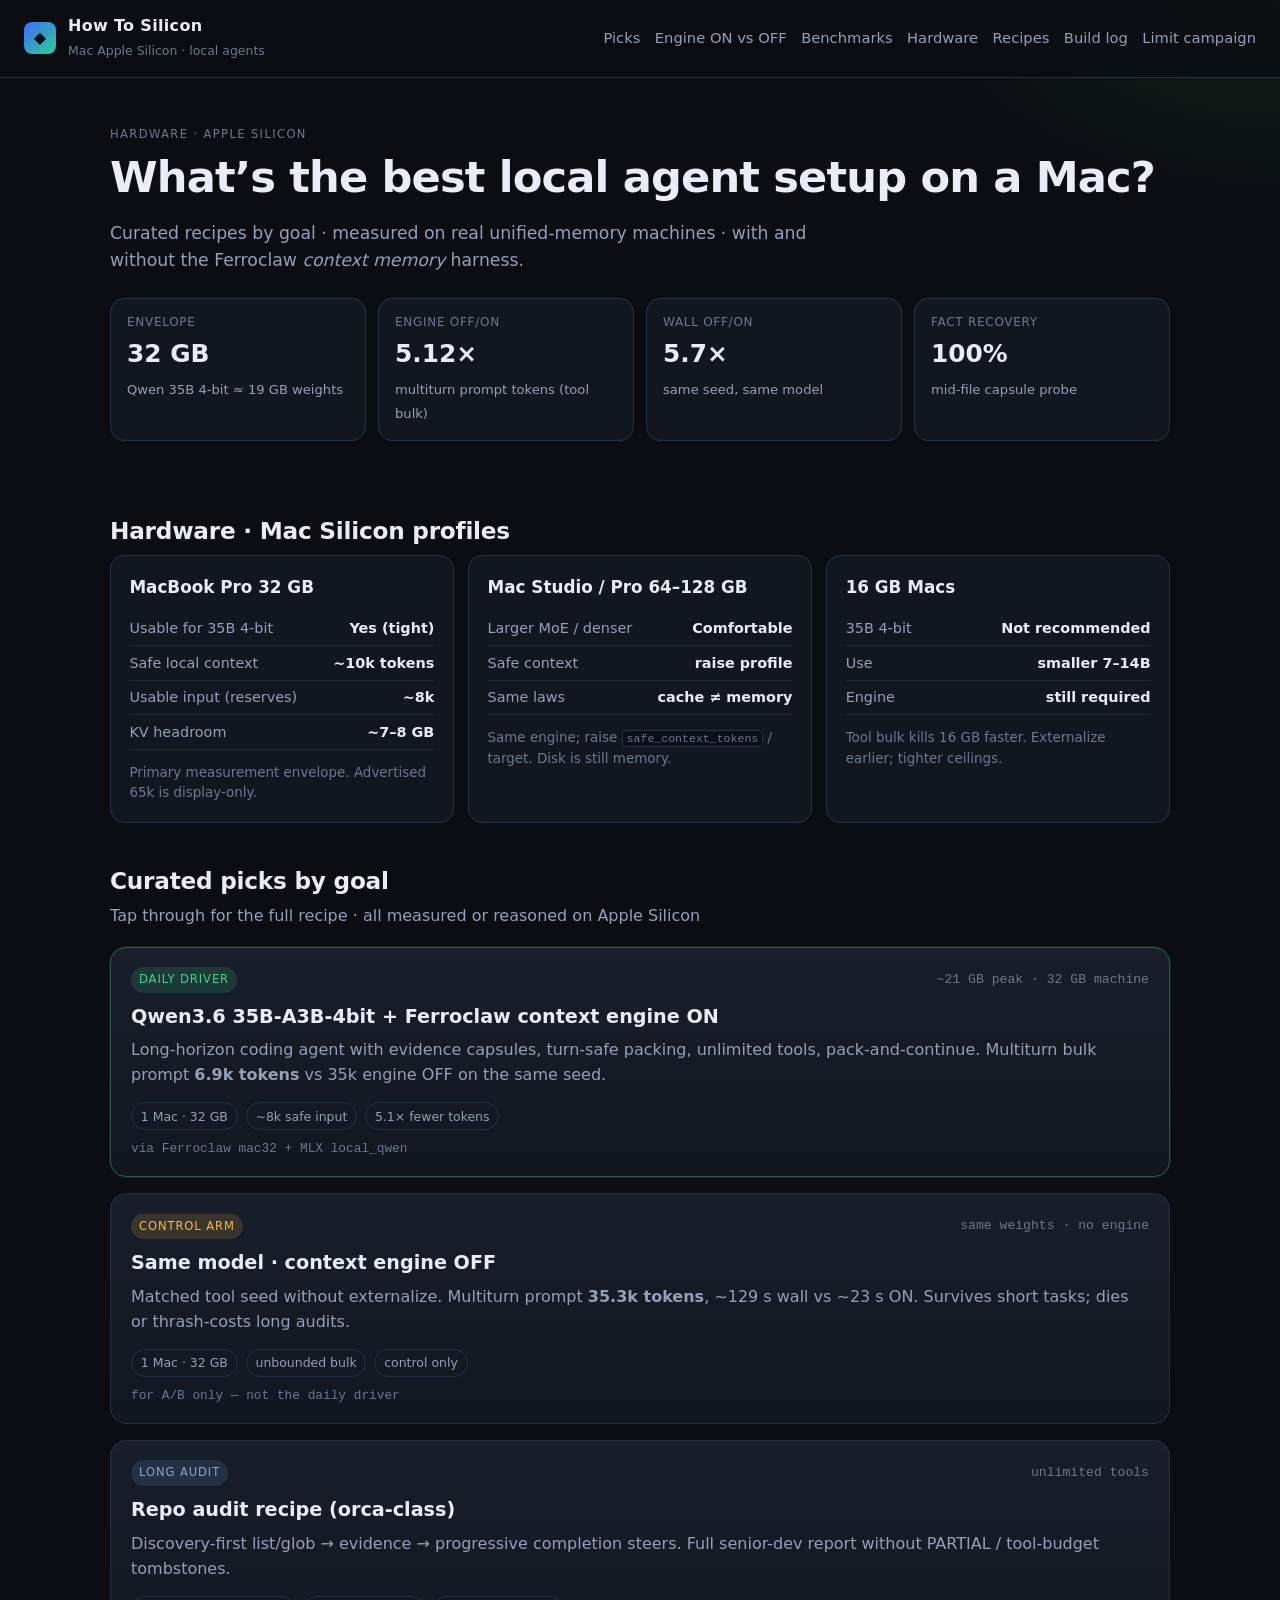
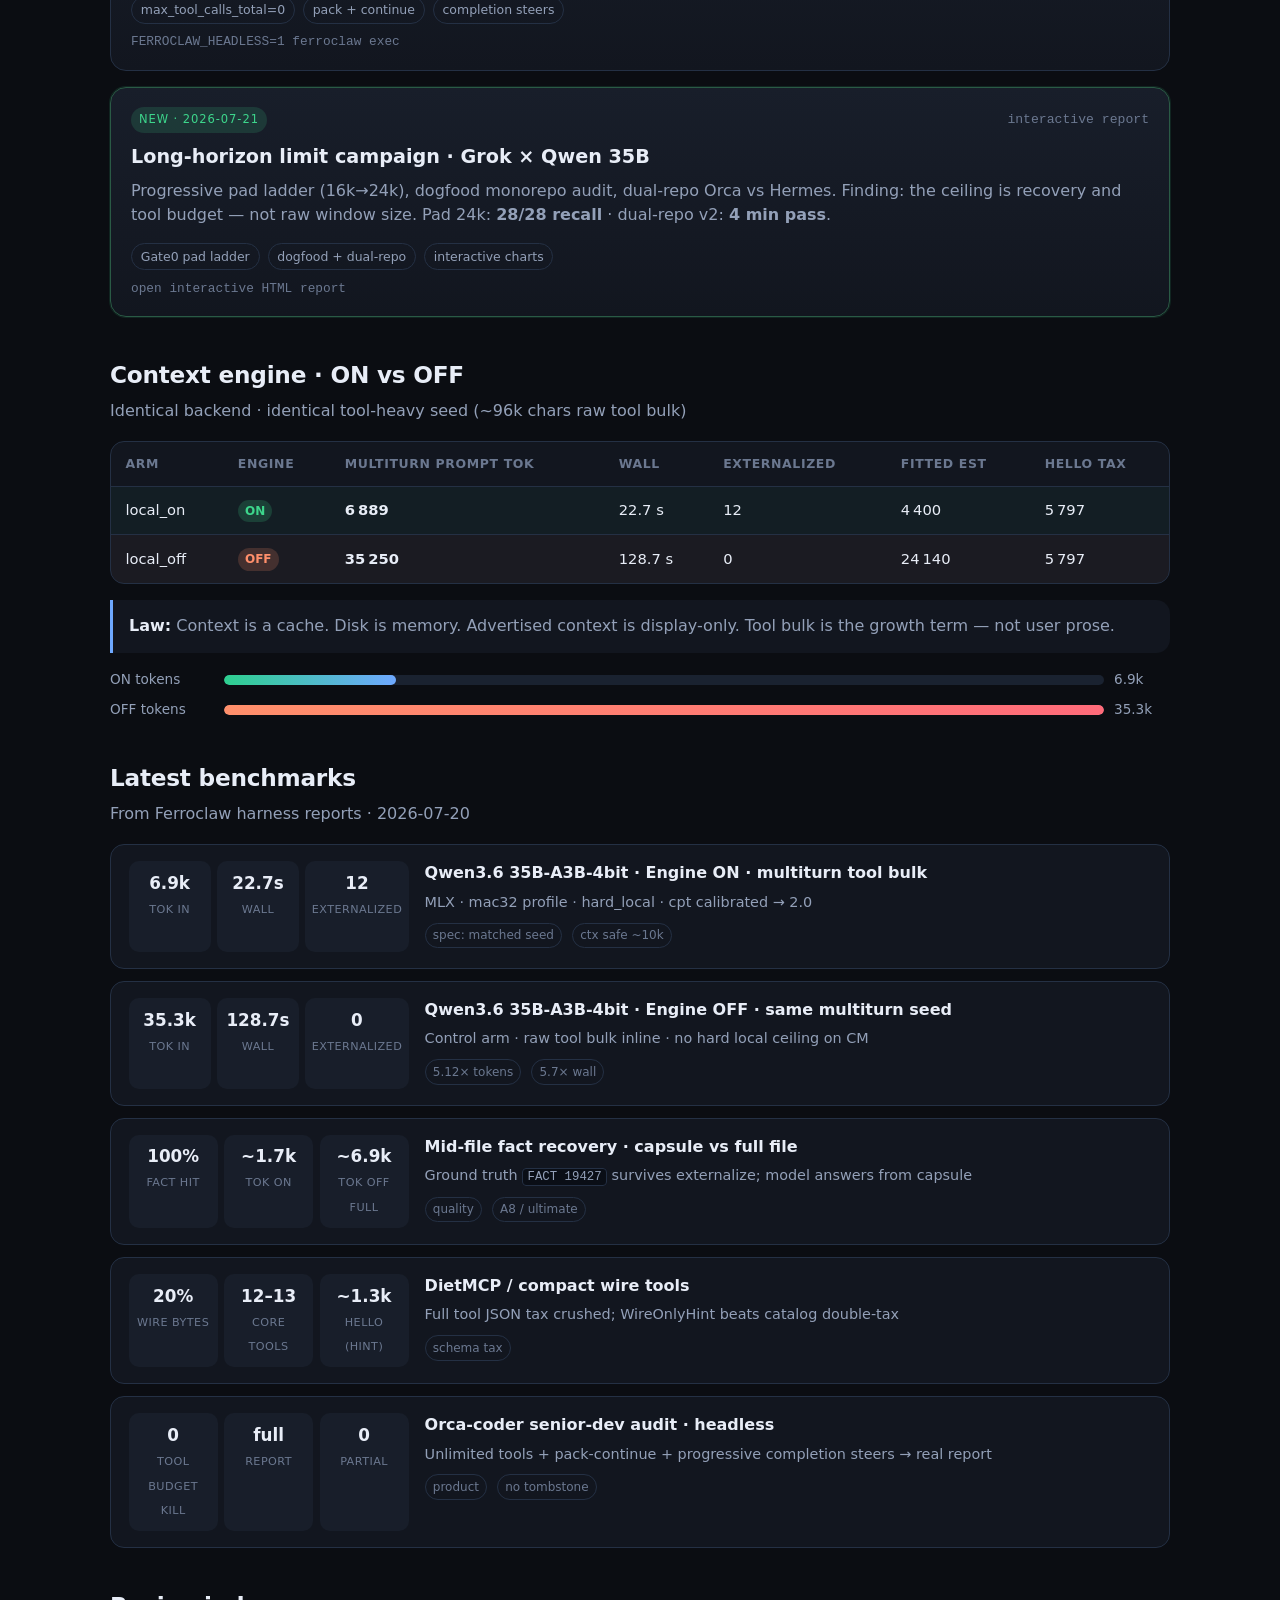
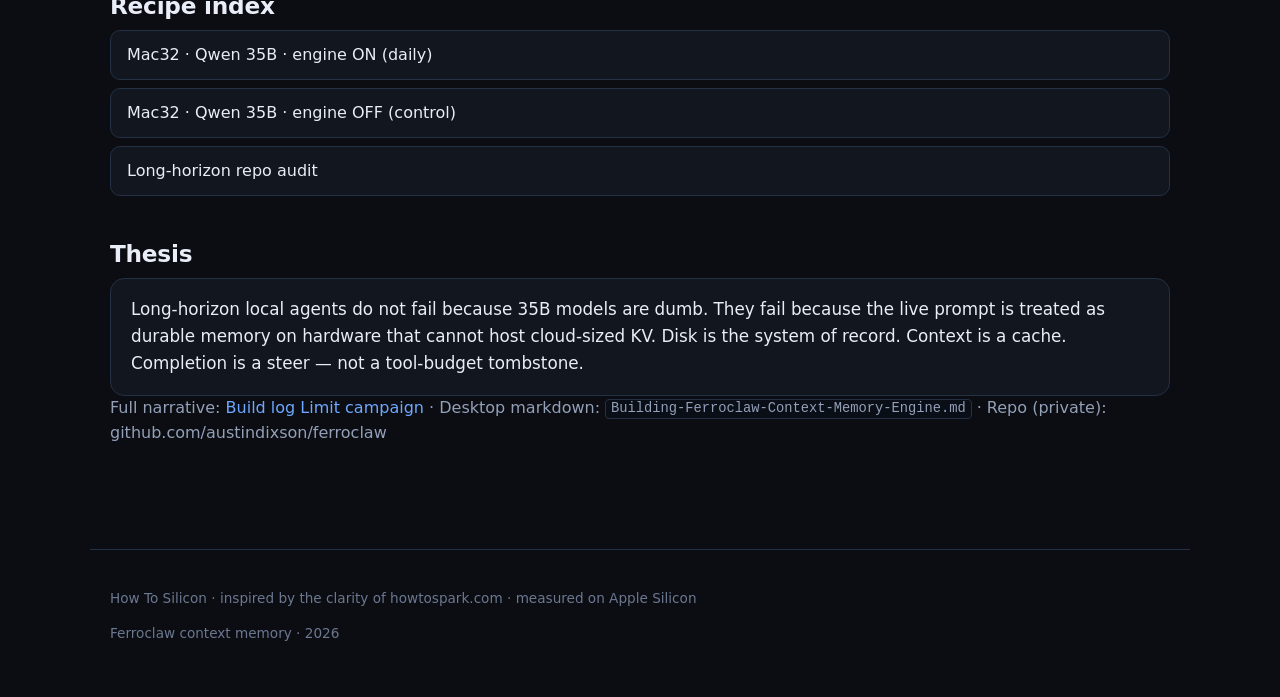
<file: index.html>
<!DOCTYPE html>
<html lang="en">
<head>
  <meta charset="utf-8" />
  <meta name="viewport" content="width=device-width, initial-scale=1" />
  <title>How To Silicon — Mac Apple Silicon local LLM recipes & context-engine benchmarks</title>
  <meta name="description" content="Curated picks for running coding agents on Mac Silicon — with and without Ferroclaw context memory engine. Measured tokens, wall time, and survival." />
  <link rel="stylesheet" href="styles.css" />
</head>
<body>
  <header class="top">
    <div class="brand">
      <span class="mark">◆</span>
      <div>
        <strong>How To Silicon</strong>
        <span class="tag">Mac Apple Silicon · local agents</span>
      </div>
    </div>
    <nav>
      <a href="#picks">Picks</a>
      <a href="#compare">Engine ON vs OFF</a>
      <a href="#benchmarks">Benchmarks</a>
      <a href="#hardware">Hardware</a>
      <a href="#recipes">Recipes</a>
      <a href="blog.html">Build log</a>
      <a href="limit-campaign-report.html">Limit campaign</a>
    </nav>
  </header>

  <main>
    <section class="hero">
      <p class="eyebrow">Hardware · Apple Silicon</p>
      <h1>What’s the best local agent setup on a Mac?</h1>
      <p class="lede">
        Curated recipes by goal · measured on real unified-memory machines ·
        with and without the Ferroclaw <em>context memory</em> harness.
      </p>
      <div class="hero-stats">
        <div class="stat">
          <span class="k">Envelope</span>
          <span class="v">32 GB</span>
          <span class="s">Qwen 35B 4-bit ≈ 19 GB weights</span>
        </div>
        <div class="stat">
          <span class="k">Engine OFF/ON</span>
          <span class="v">5.12×</span>
          <span class="s">multiturn prompt tokens (tool bulk)</span>
        </div>
        <div class="stat">
          <span class="k">Wall OFF/ON</span>
          <span class="v">5.7×</span>
          <span class="s">same seed, same model</span>
        </div>
        <div class="stat">
          <span class="k">Fact recovery</span>
          <span class="v">100%</span>
          <span class="s">mid-file capsule probe</span>
        </div>
      </div>
    </section>

    <section id="hardware" class="panel">
      <h2>Hardware · Mac Silicon profiles</h2>
      <div class="cards three">
        <article class="card">
          <h3>MacBook Pro 32 GB</h3>
          <ul class="kv">
            <li><span>Usable for 35B 4-bit</span><strong>Yes (tight)</strong></li>
            <li><span>Safe local context</span><strong>~10k tokens</strong></li>
            <li><span>Usable input (reserves)</span><strong>~8k</strong></li>
            <li><span>KV headroom</span><strong>~7–8 GB</strong></li>
          </ul>
          <p class="note">Primary measurement envelope. Advertised 65k is display-only.</p>
        </article>
        <article class="card">
          <h3>Mac Studio / Pro 64–128 GB</h3>
          <ul class="kv">
            <li><span>Larger MoE / denser</span><strong>Comfortable</strong></li>
            <li><span>Safe context</span><strong>raise profile</strong></li>
            <li><span>Same laws</span><strong>cache ≠ memory</strong></li>
          </ul>
          <p class="note">Same engine; raise <code>safe_context_tokens</code> / target. Disk is still memory.</p>
        </article>
        <article class="card">
          <h3>16 GB Macs</h3>
          <ul class="kv">
            <li><span>35B 4-bit</span><strong>Not recommended</strong></li>
            <li><span>Use</span><strong>smaller 7–14B</strong></li>
            <li><span>Engine</span><strong>still required</strong></li>
          </ul>
          <p class="note">Tool bulk kills 16 GB faster. Externalize earlier; tighter ceilings.</p>
        </article>
      </div>
    </section>

    <section id="picks" class="panel">
      <h2>Curated picks by goal</h2>
      <p class="sub">Tap through for the full recipe · all measured or reasoned on Apple Silicon</p>

      <div class="picks">
        <a class="pick featured" href="recipes/mac32-qwen35-engine-on.html">
          <div class="pick-top">
            <span class="badge good">Daily driver</span>
            <span class="mem">~21 GB peak · 32 GB machine</span>
          </div>
          <h3>Qwen3.6 35B-A3B-4bit + Ferroclaw context engine ON</h3>
          <p>
            Long-horizon coding agent with evidence capsules, turn-safe packing,
            unlimited tools, pack-and-continue. Multiturn bulk prompt <strong>6.9k tokens</strong>
            vs 35k engine OFF on the same seed.
          </p>
          <div class="pick-meta">
            <span>1 Mac · 32 GB</span>
            <span>~8k safe input</span>
            <span>5.1× fewer tokens</span>
          </div>
          <span class="via">via Ferroclaw mac32 + MLX local_qwen</span>
        </a>

        <a class="pick" href="recipes/mac32-qwen35-engine-off.html">
          <div class="pick-top">
            <span class="badge warn">Control arm</span>
            <span class="mem">same weights · no engine</span>
          </div>
          <h3>Same model · context engine OFF</h3>
          <p>
            Matched tool seed without externalize. Multiturn prompt <strong>35.3k tokens</strong>,
            ~129 s wall vs ~23 s ON. Survives short tasks; dies or thrash-costs long audits.
          </p>
          <div class="pick-meta">
            <span>1 Mac · 32 GB</span>
            <span>unbounded bulk</span>
            <span>control only</span>
          </div>
          <span class="via">for A/B only — not the daily driver</span>
        </a>

        <a class="pick" href="recipes/long-horizon-audit.html">
          <div class="pick-top">
            <span class="badge">Long audit</span>
            <span class="mem">unlimited tools</span>
          </div>
          <h3>Repo audit recipe (orca-class)</h3>
          <p>
            Discovery-first list/glob → evidence → progressive completion steers.
            Full senior-dev report without PARTIAL / tool-budget tombstones.
          </p>
          <div class="pick-meta">
            <span>max_tool_calls_total=0</span>
            <span>pack + continue</span>
            <span>completion steers</span>
          </div>
          <span class="via">FERROCLAW_HEADLESS=1 ferroclaw exec</span>
        </a>

        <a class="pick featured" href="limit-campaign-report.html">
          <div class="pick-top">
            <span class="badge good">New · 2026-07-21</span>
            <span class="mem">interactive report</span>
          </div>
          <h3>Long-horizon limit campaign · Grok × Qwen 35B</h3>
          <p>
            Progressive pad ladder (16k→24k), dogfood monorepo audit, dual-repo Orca vs Hermes.
            Finding: the ceiling is recovery and tool budget — not raw window size.
            Pad 24k: <strong>28/28 recall</strong> · dual-repo v2: <strong>4 min pass</strong>.
          </p>
          <div class="pick-meta">
            <span>Gate0 pad ladder</span>
            <span>dogfood + dual-repo</span>
            <span>interactive charts</span>
          </div>
          <span class="via">open interactive HTML report</span>
        </a>
      </div>
    </section>

    <section id="compare" class="panel">
      <h2>Context engine · ON vs OFF</h2>
      <p class="sub">Identical backend · identical tool-heavy seed (~96k chars raw tool bulk)</p>
      <div class="table-wrap">
        <table>
          <thead>
            <tr>
              <th>Arm</th>
              <th>Engine</th>
              <th>Multiturn prompt tok</th>
              <th>Wall</th>
              <th>Externalized</th>
              <th>Fitted est</th>
              <th>Hello tax</th>
            </tr>
          </thead>
          <tbody>
            <tr class="on">
              <td>local_on</td>
              <td><span class="pill on">ON</span></td>
              <td><strong>6 889</strong></td>
              <td>22.7 s</td>
              <td>12</td>
              <td>4 400</td>
              <td>5 797</td>
            </tr>
            <tr class="off">
              <td>local_off</td>
              <td><span class="pill off">OFF</span></td>
              <td><strong>35 250</strong></td>
              <td>128.7 s</td>
              <td>0</td>
              <td>24 140</td>
              <td>5 797</td>
            </tr>
          </tbody>
        </table>
      </div>
      <p class="callout">
        <strong>Law:</strong> Context is a cache. Disk is memory. Advertised context is display-only.
        Tool bulk is the growth term — not user prose.
      </p>
      <div class="bars" aria-hidden="true">
        <div class="bar-row">
          <span>ON tokens</span>
          <div class="bar"><i style="width:19.5%"></i></div>
          <span>6.9k</span>
        </div>
        <div class="bar-row">
          <span>OFF tokens</span>
          <div class="bar off"><i style="width:100%"></i></div>
          <span>35.3k</span>
        </div>
      </div>
    </section>

    <section id="benchmarks" class="panel">
      <h2>Latest benchmarks</h2>
      <p class="sub">From Ferroclaw harness reports · 2026-07-20</p>
      <div class="bench-list">
        <article class="bench">
          <div class="nums">
            <div><strong>6.9k</strong><span>tok in</span></div>
            <div><strong>22.7s</strong><span>wall</span></div>
            <div><strong>12</strong><span>externalized</span></div>
          </div>
          <div class="body">
            <h3>Qwen3.6 35B-A3B-4bit · Engine ON · multiturn tool bulk</h3>
            <p>MLX · mac32 profile · hard_local · cpt calibrated → 2.0</p>
            <span class="chip">spec: matched seed</span>
            <span class="chip">ctx safe ~10k</span>
          </div>
        </article>
        <article class="bench">
          <div class="nums">
            <div><strong>35.3k</strong><span>tok in</span></div>
            <div><strong>128.7s</strong><span>wall</span></div>
            <div><strong>0</strong><span>externalized</span></div>
          </div>
          <div class="body">
            <h3>Qwen3.6 35B-A3B-4bit · Engine OFF · same multiturn seed</h3>
            <p>Control arm · raw tool bulk inline · no hard local ceiling on CM</p>
            <span class="chip">5.12× tokens</span>
            <span class="chip">5.7× wall</span>
          </div>
        </article>
        <article class="bench">
          <div class="nums">
            <div><strong>100%</strong><span>fact hit</span></div>
            <div><strong>~1.7k</strong><span>tok ON</span></div>
            <div><strong>~6.9k</strong><span>tok OFF full</span></div>
          </div>
          <div class="body">
            <h3>Mid-file fact recovery · capsule vs full file</h3>
            <p>Ground truth <code>FACT 19427</code> survives externalize; model answers from capsule</p>
            <span class="chip">quality</span>
            <span class="chip">A8 / ultimate</span>
          </div>
        </article>
        <article class="bench">
          <div class="nums">
            <div><strong>20%</strong><span>wire bytes</span></div>
            <div><strong>12–13</strong><span>core tools</span></div>
            <div><strong>~1.3k</strong><span>hello (hint)</span></div>
          </div>
          <div class="body">
            <h3>DietMCP / compact wire tools</h3>
            <p>Full tool JSON tax crushed; WireOnlyHint beats catalog double-tax</p>
            <span class="chip">schema tax</span>
          </div>
        </article>
        <article class="bench">
          <div class="nums">
            <div><strong>0</strong><span>tool budget kill</span></div>
            <div><strong>full</strong><span>report</span></div>
            <div><strong>0</strong><span>PARTIAL</span></div>
          </div>
          <div class="body">
            <h3>Orca-coder senior-dev audit · headless</h3>
            <p>Unlimited tools + pack-continue + progressive completion steers → real report</p>
            <span class="chip">product</span>
            <span class="chip">no tombstone</span>
          </div>
        </article>
      </div>
    </section>

    <section id="recipes" class="panel">
      <h2>Recipe index</h2>
      <ul class="recipe-index">
        <li><a href="recipes/mac32-qwen35-engine-on.html">Mac32 · Qwen 35B · engine ON (daily)</a></li>
        <li><a href="recipes/mac32-qwen35-engine-off.html">Mac32 · Qwen 35B · engine OFF (control)</a></li>
        <li><a href="recipes/long-horizon-audit.html">Long-horizon repo audit</a></li>
      </ul>
    </section>

    <section class="panel thesis">
      <h2>Thesis</h2>
      <blockquote>
        Long-horizon local agents do not fail because 35B models are dumb.
        They fail because the live prompt is treated as durable memory on
        hardware that cannot host cloud-sized KV. Disk is the system of record.
        Context is a cache. Completion is a steer — not a tool-budget tombstone.
      </blockquote>
      <p class="sub">
        Full narrative:
        <a href="blog.html">Build log</a>
      <a href="limit-campaign-report.html">Limit campaign</a> ·
        Desktop markdown: <code>Building-Ferroclaw-Context-Memory-Engine.md</code> ·
        Repo (private): github.com/austindixson/ferroclaw
      </p>
    </section>
  </main>

  <footer>
    <p>How To Silicon · inspired by the clarity of howtospark.com · measured on Apple Silicon</p>
    <p>Ferroclaw context memory · 2026</p>
  </footer>
</body>
</html>
</file>
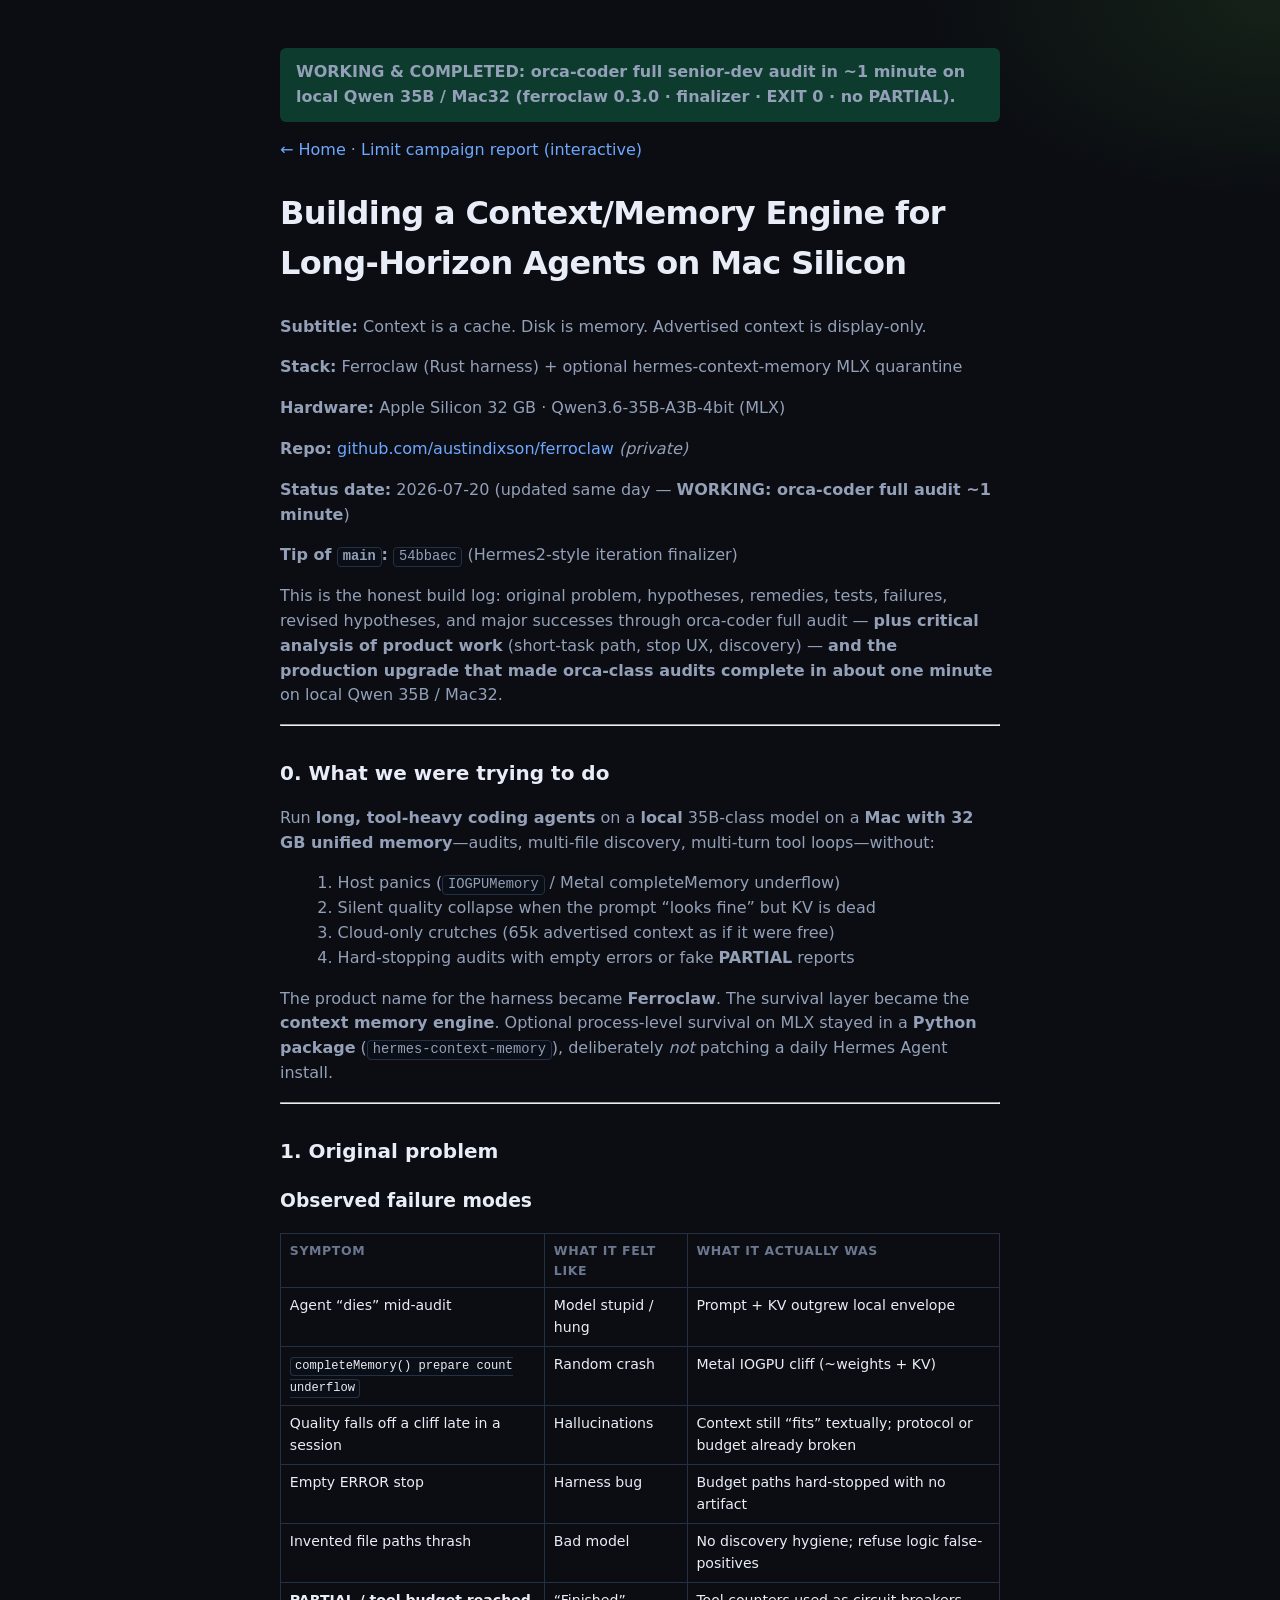
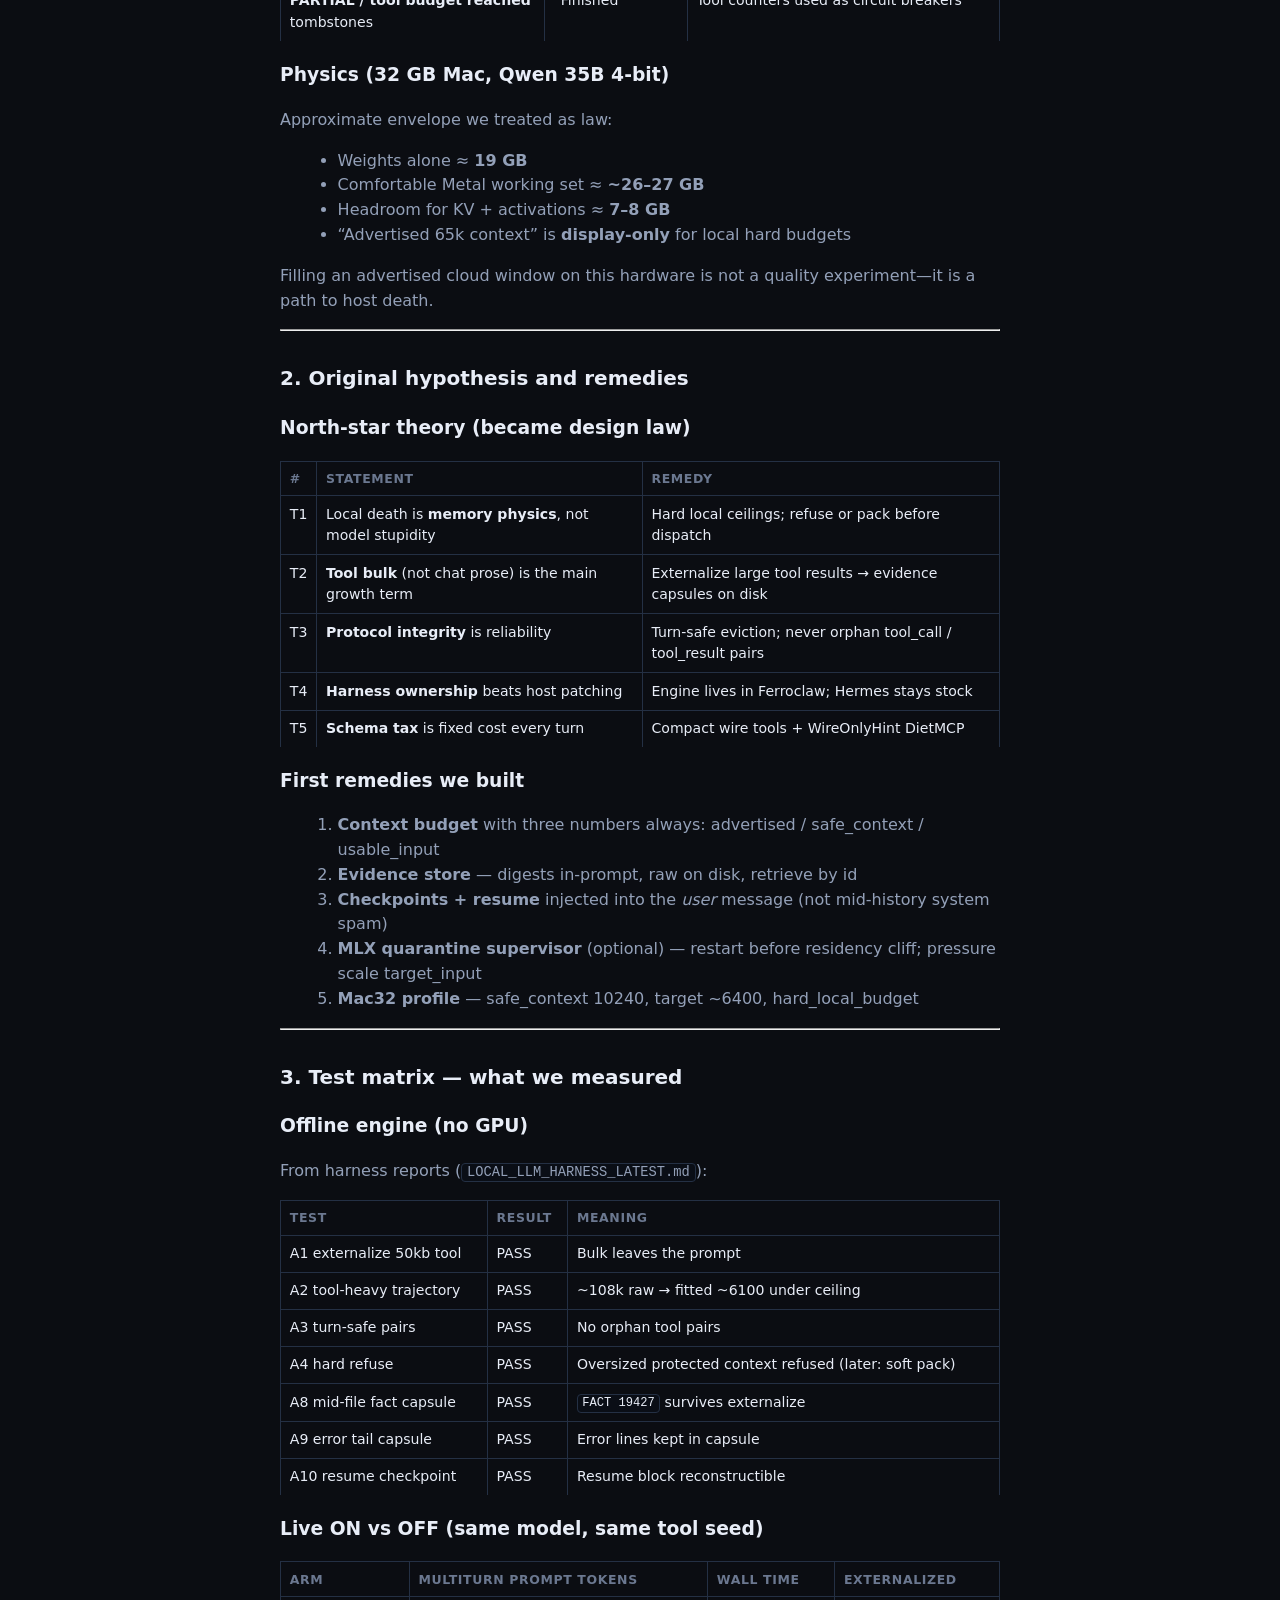
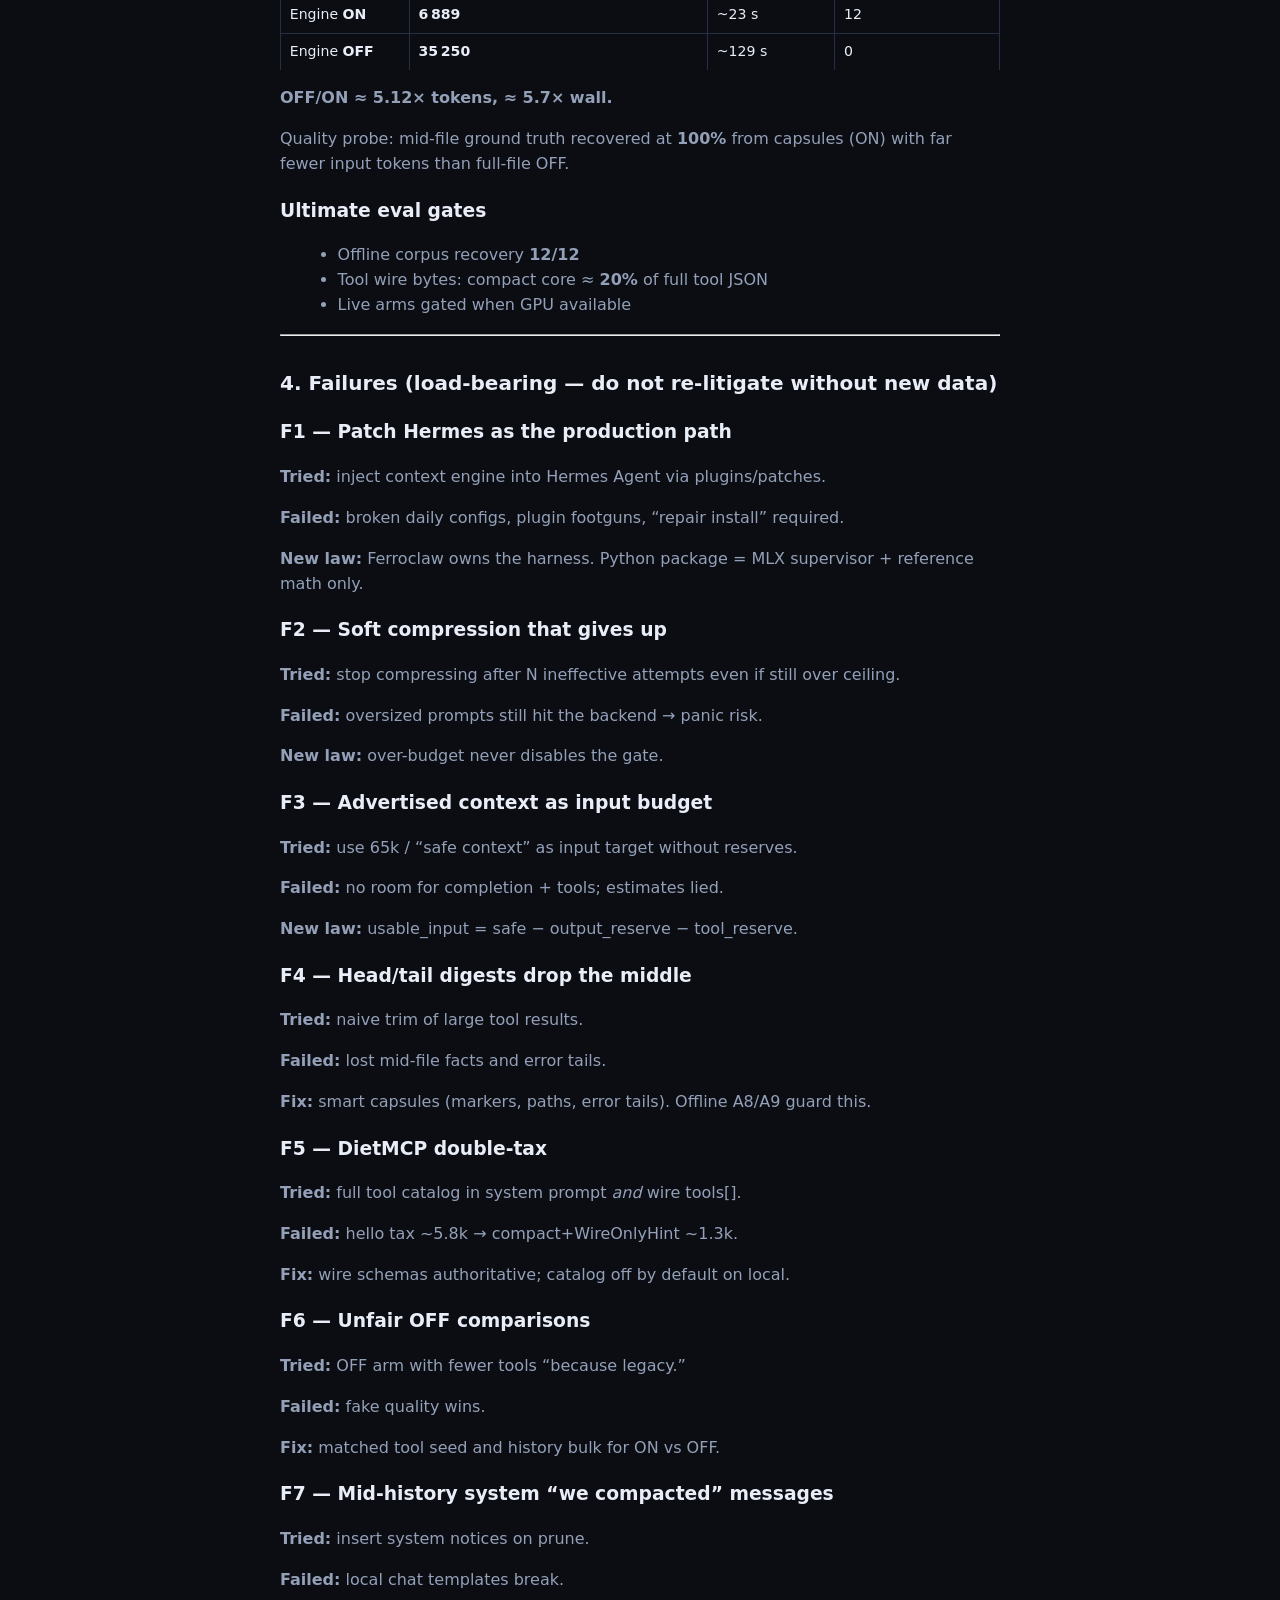
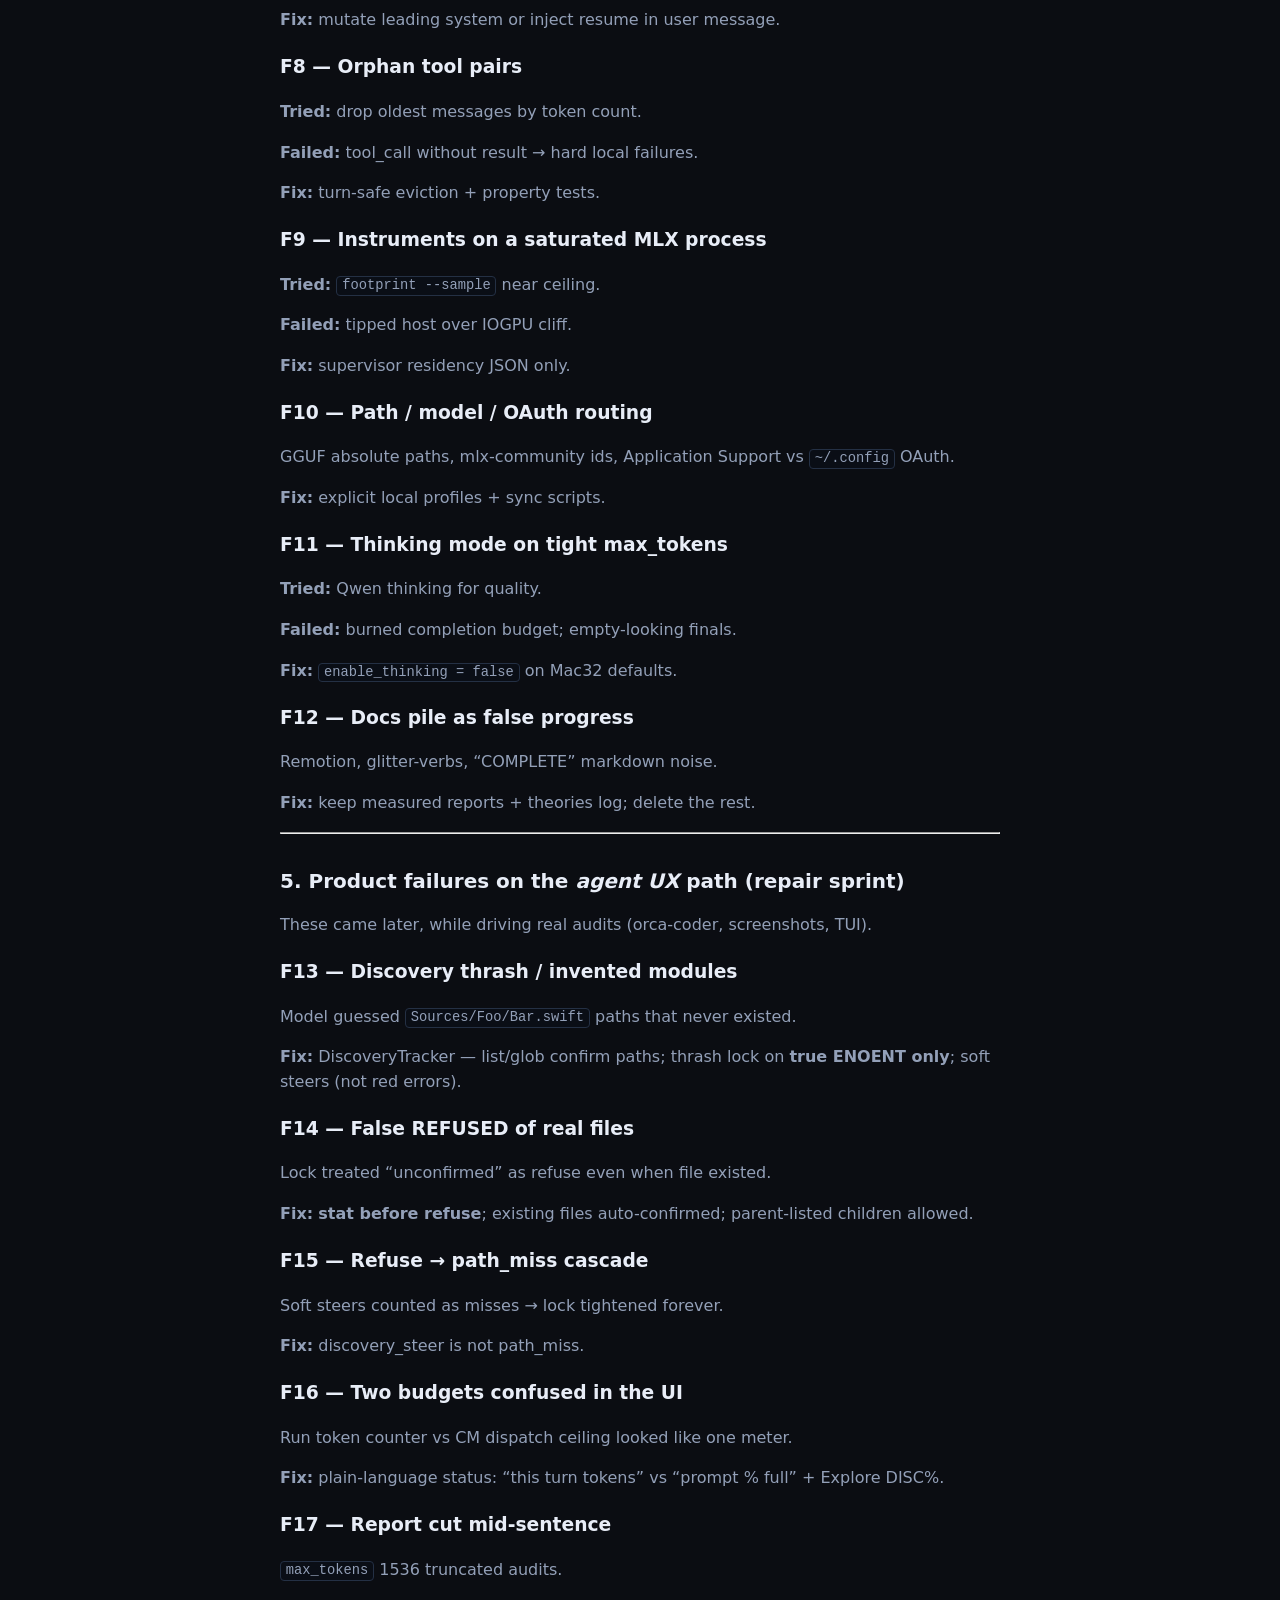
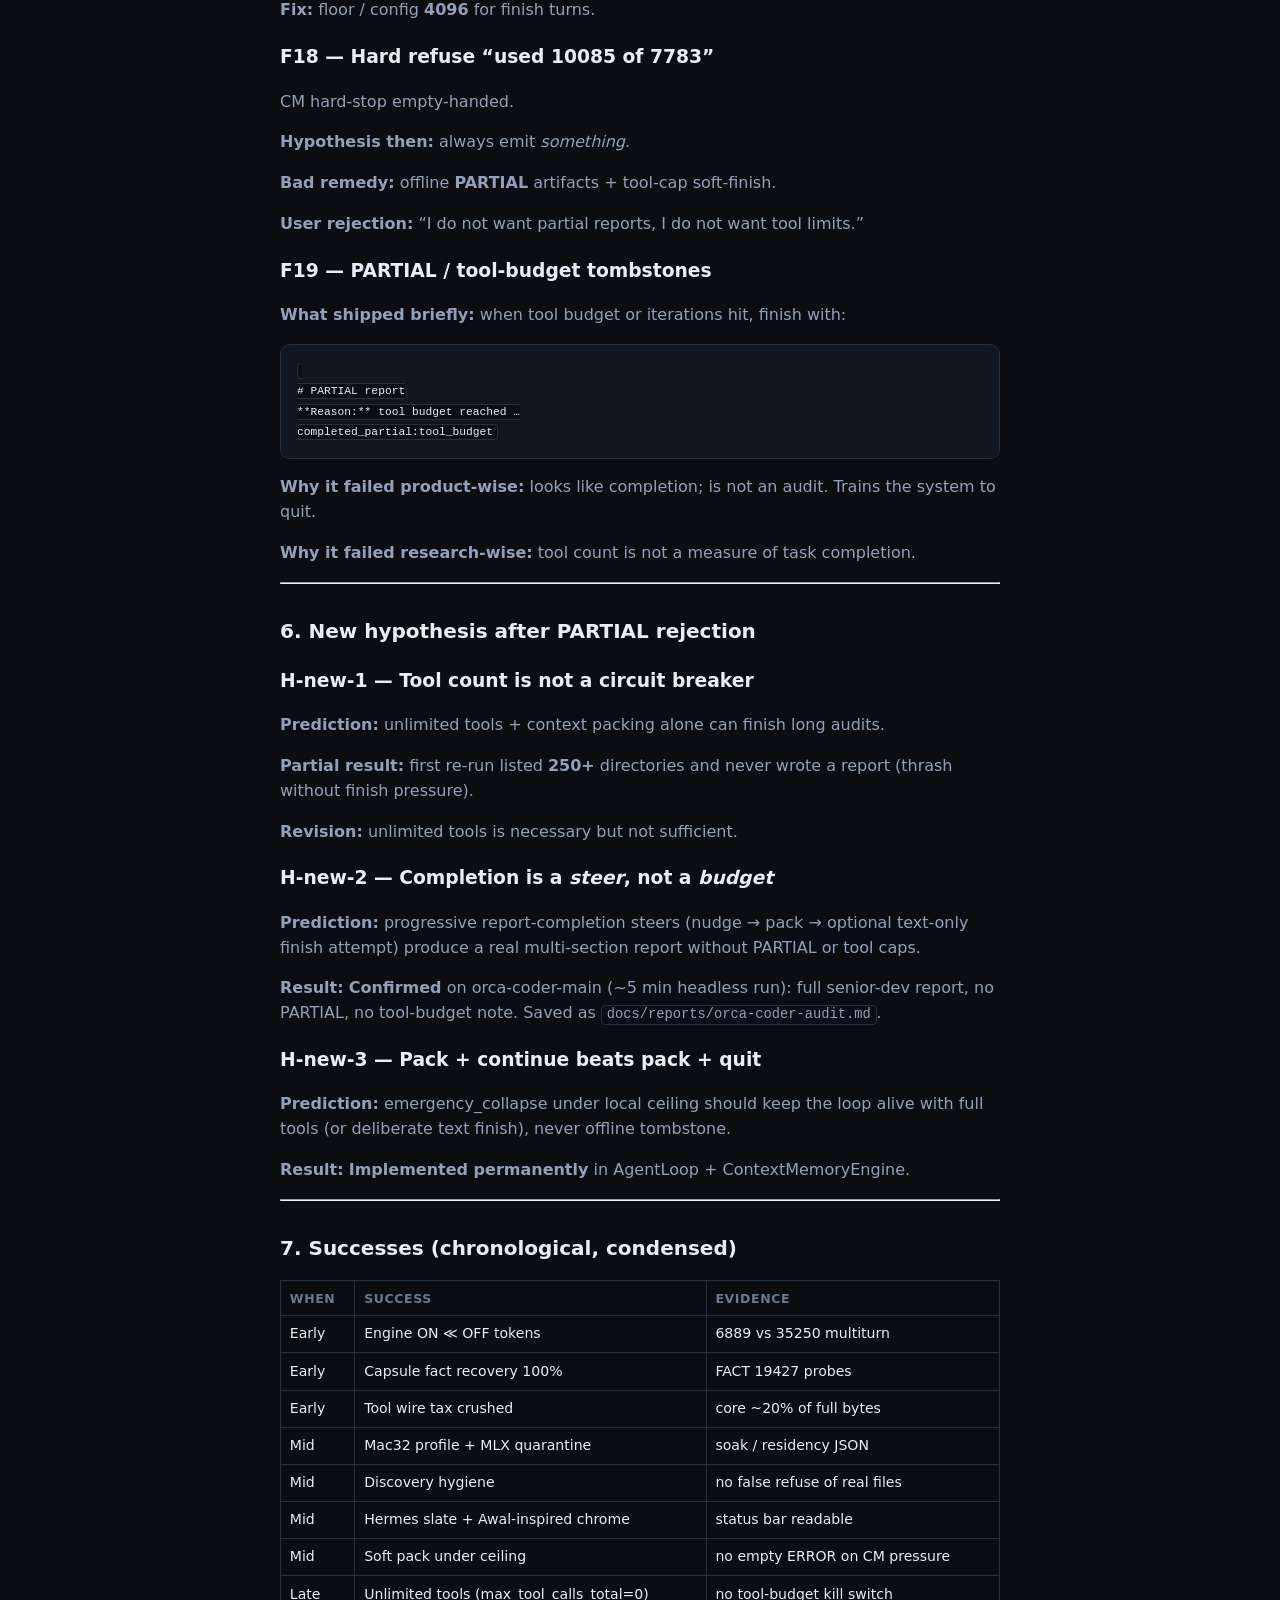
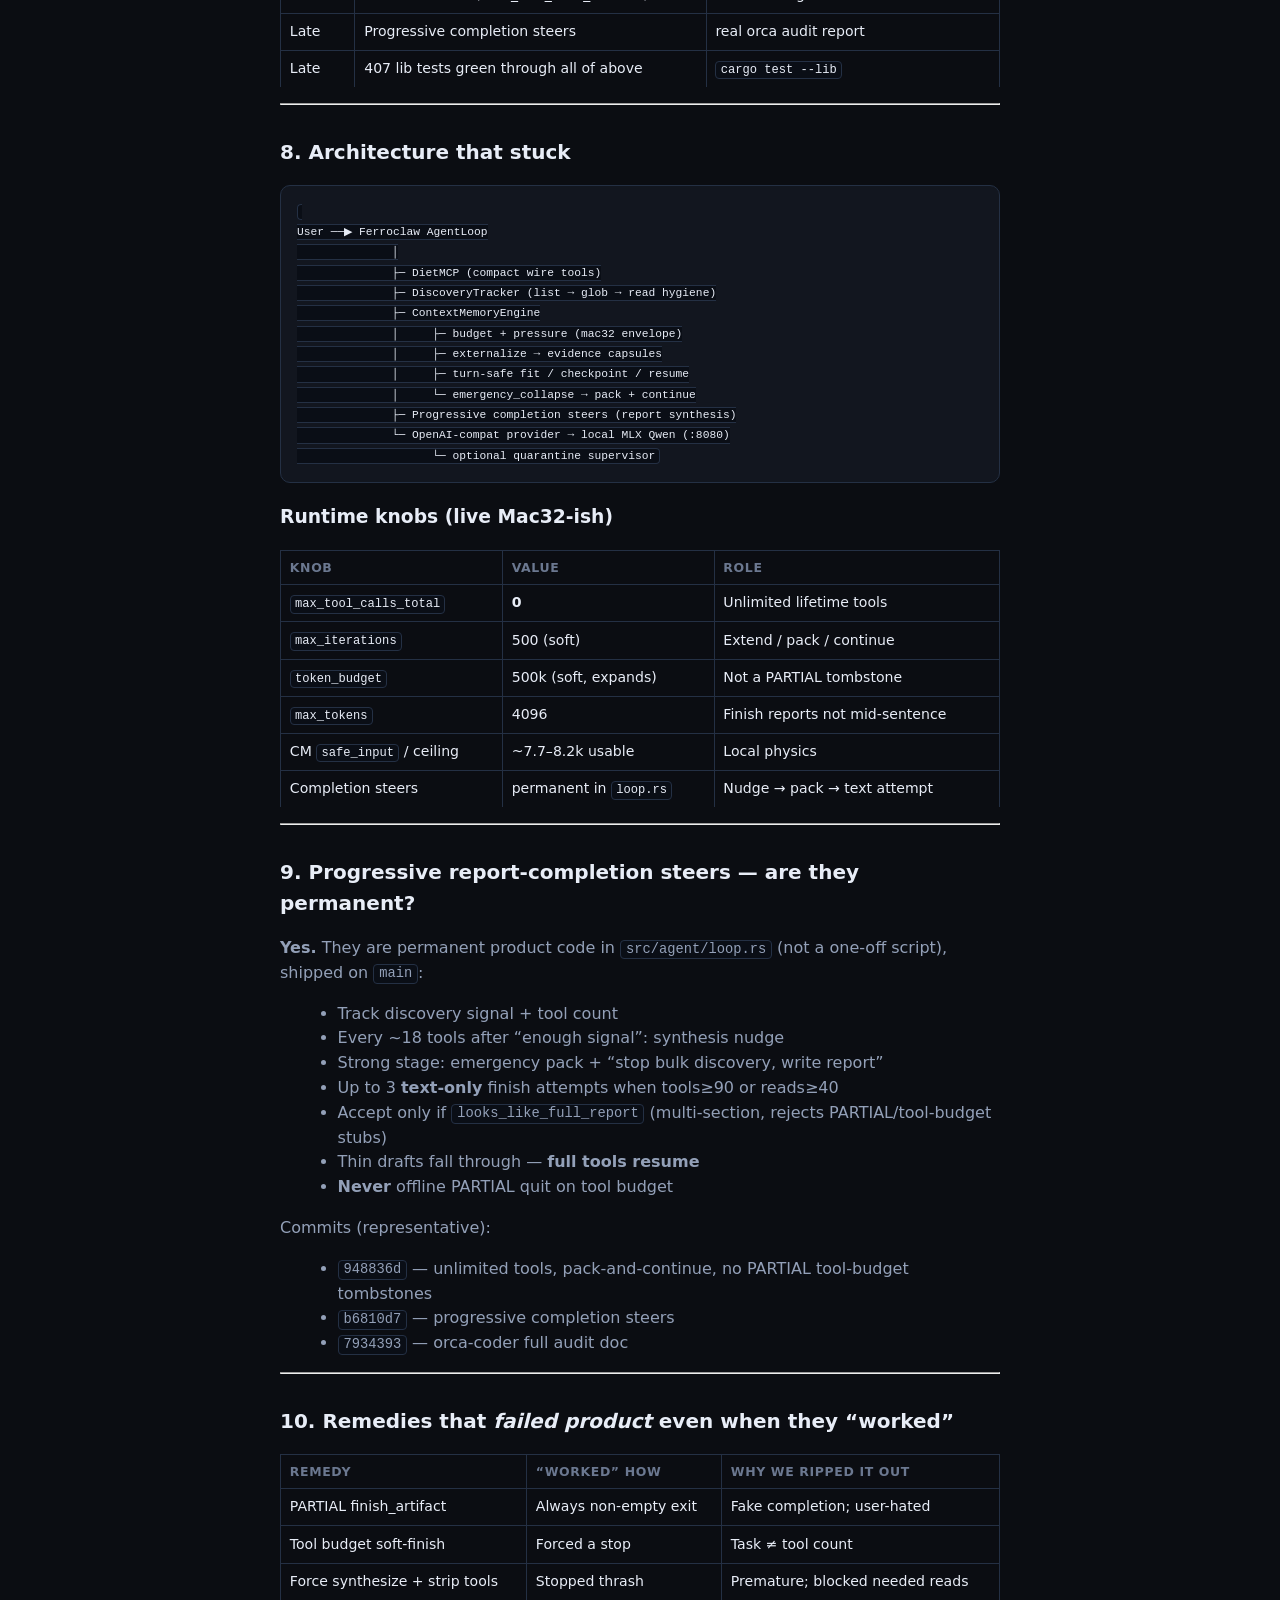
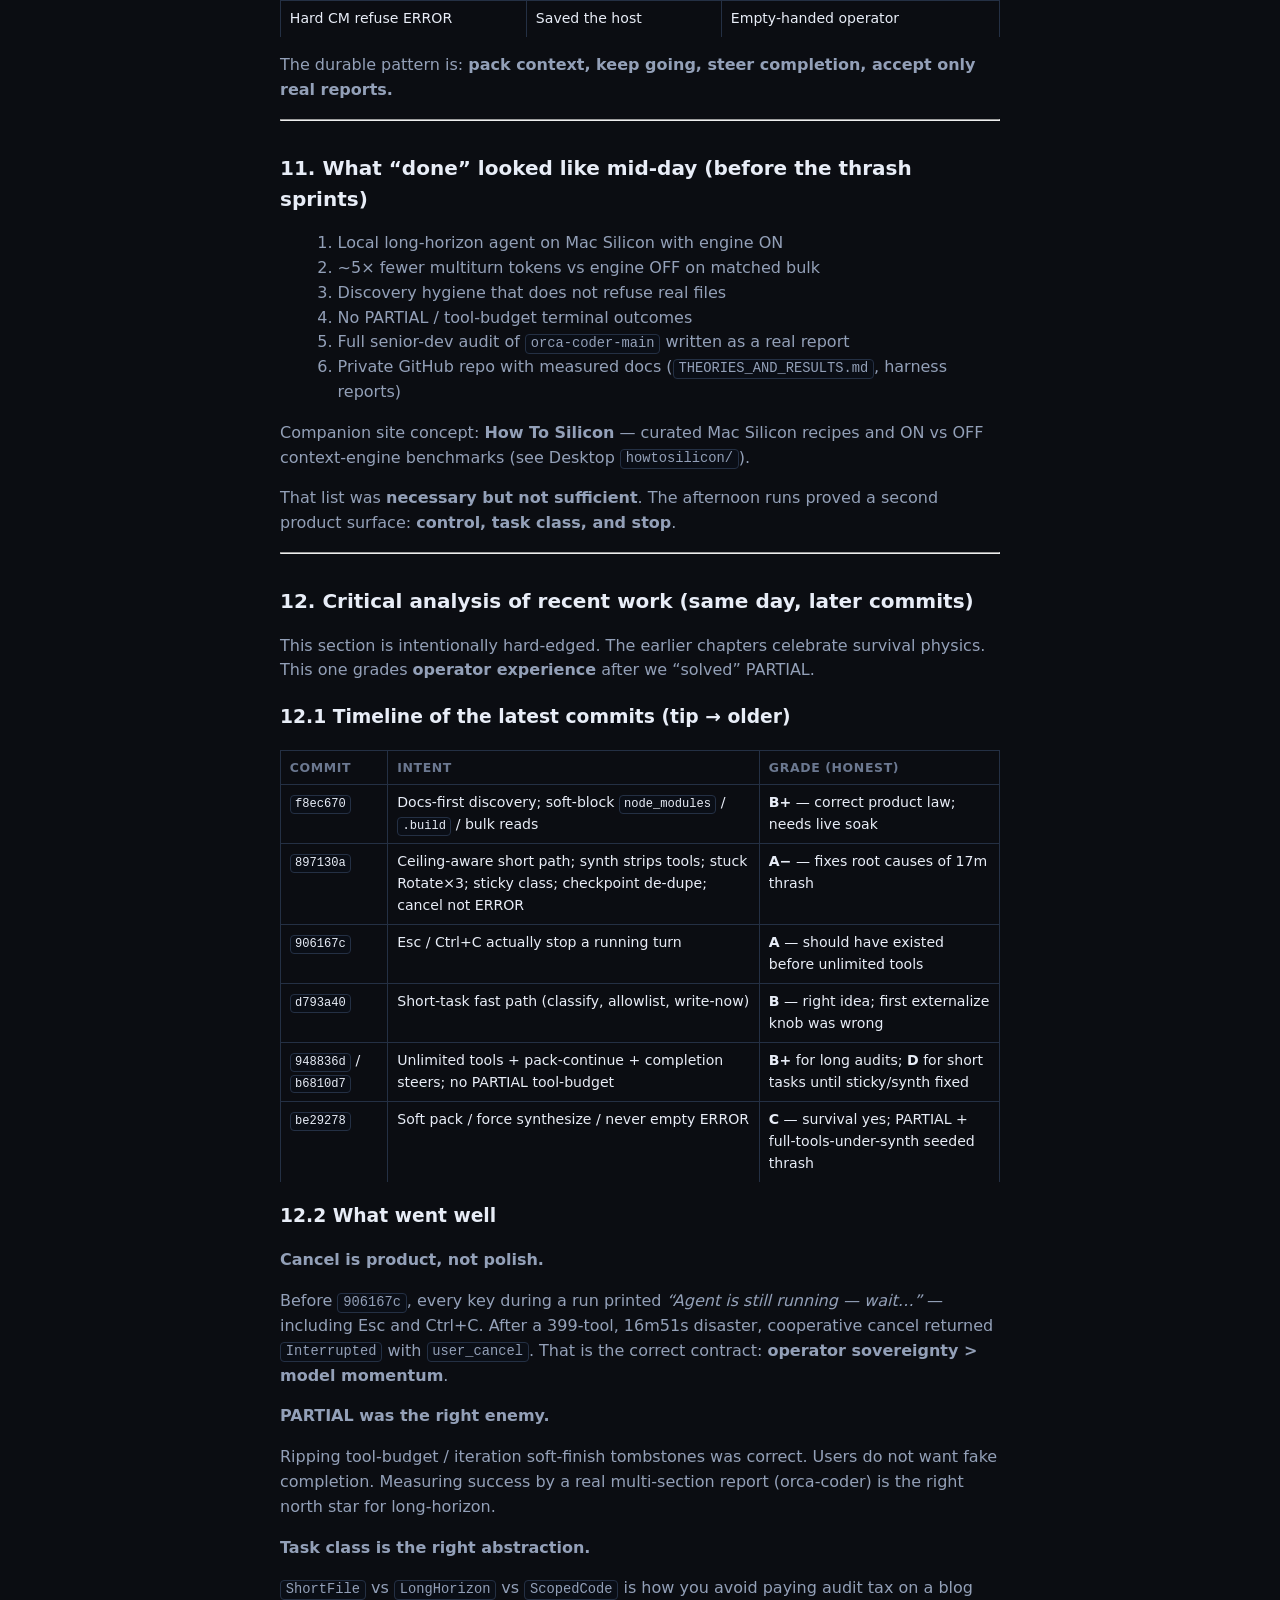
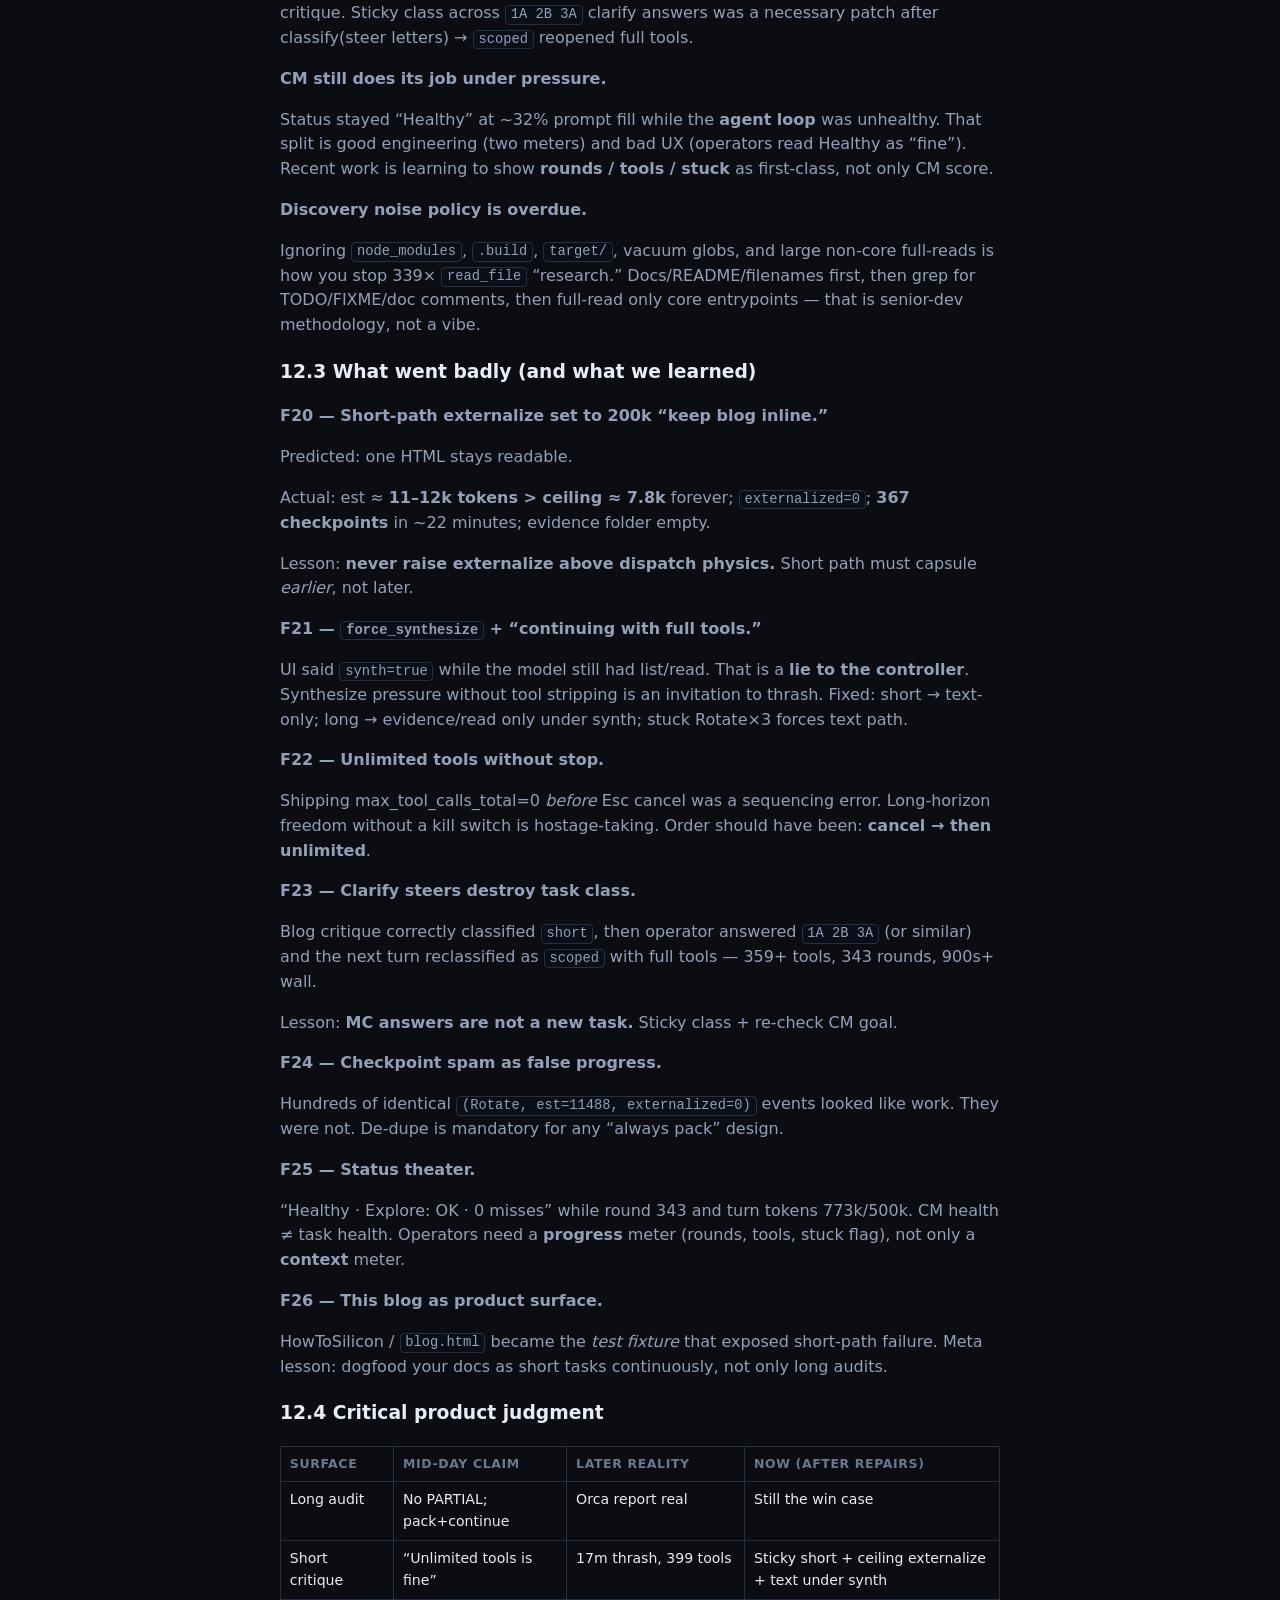
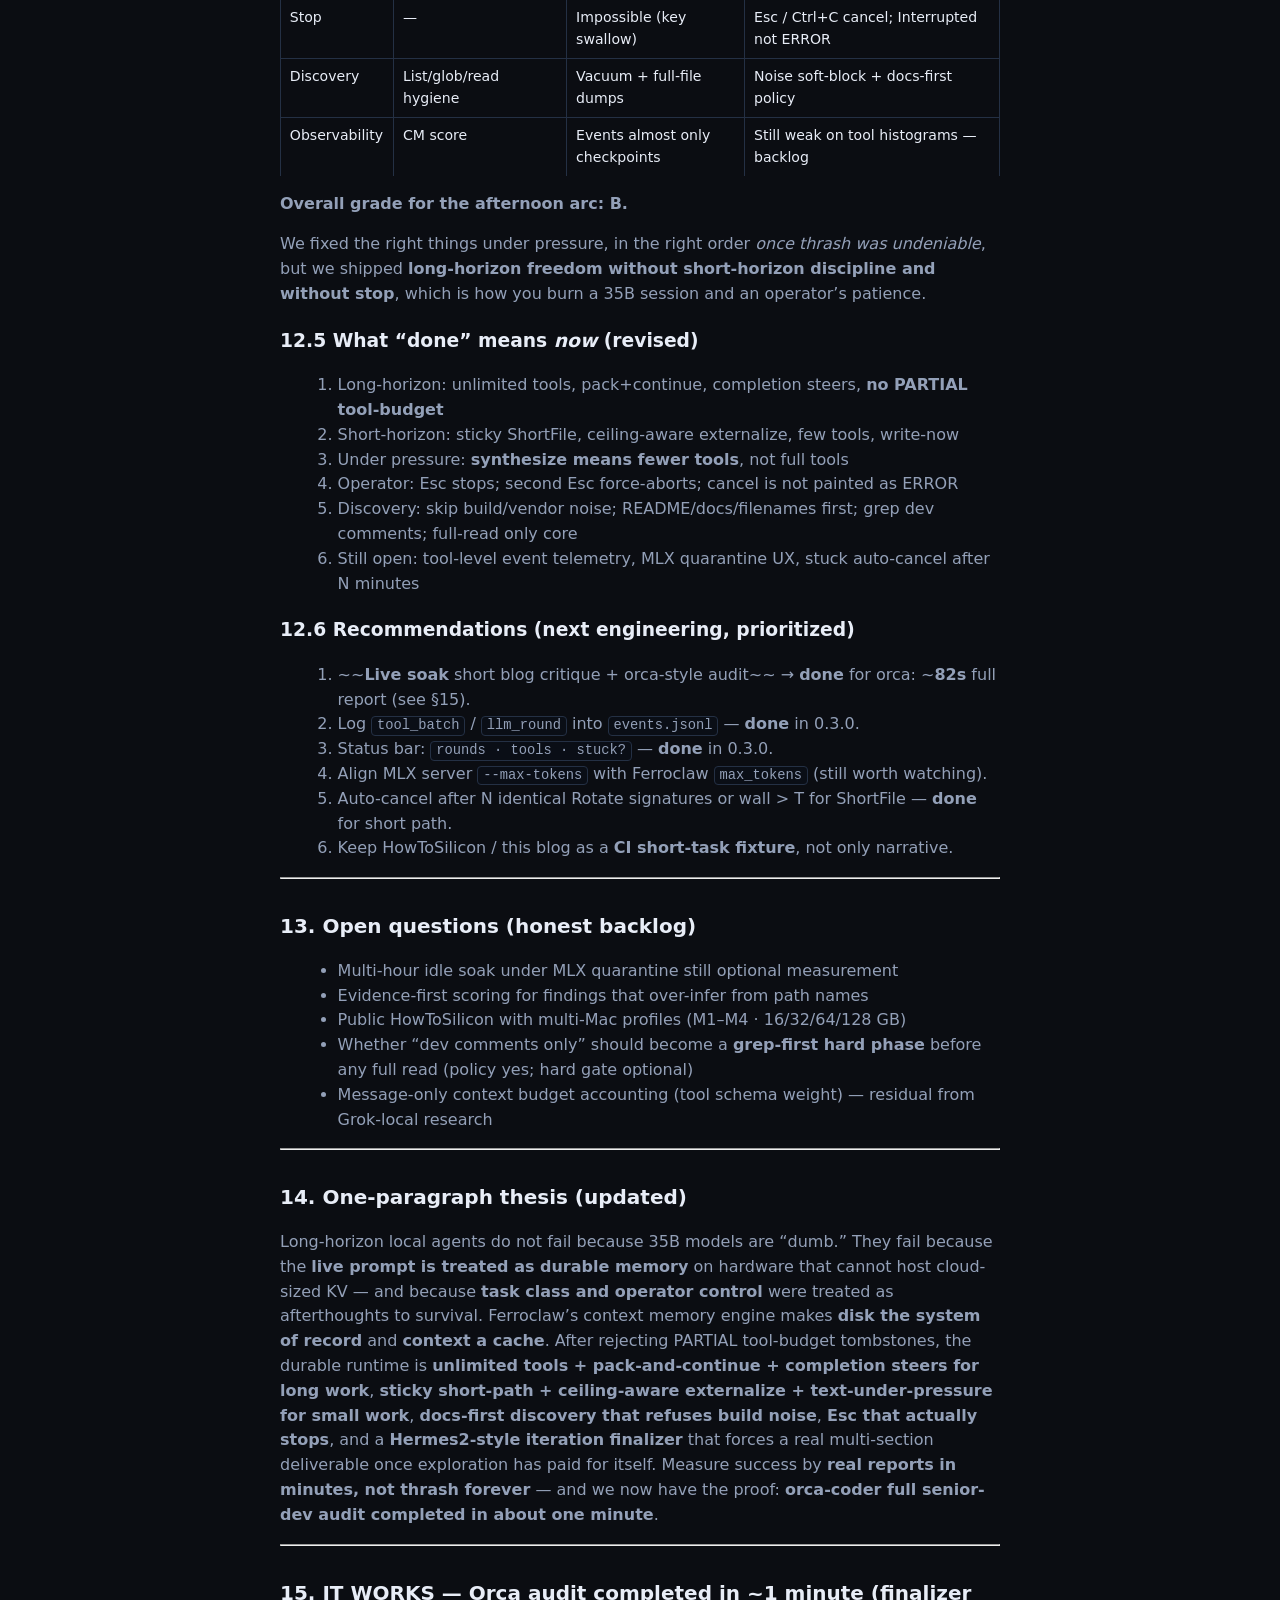
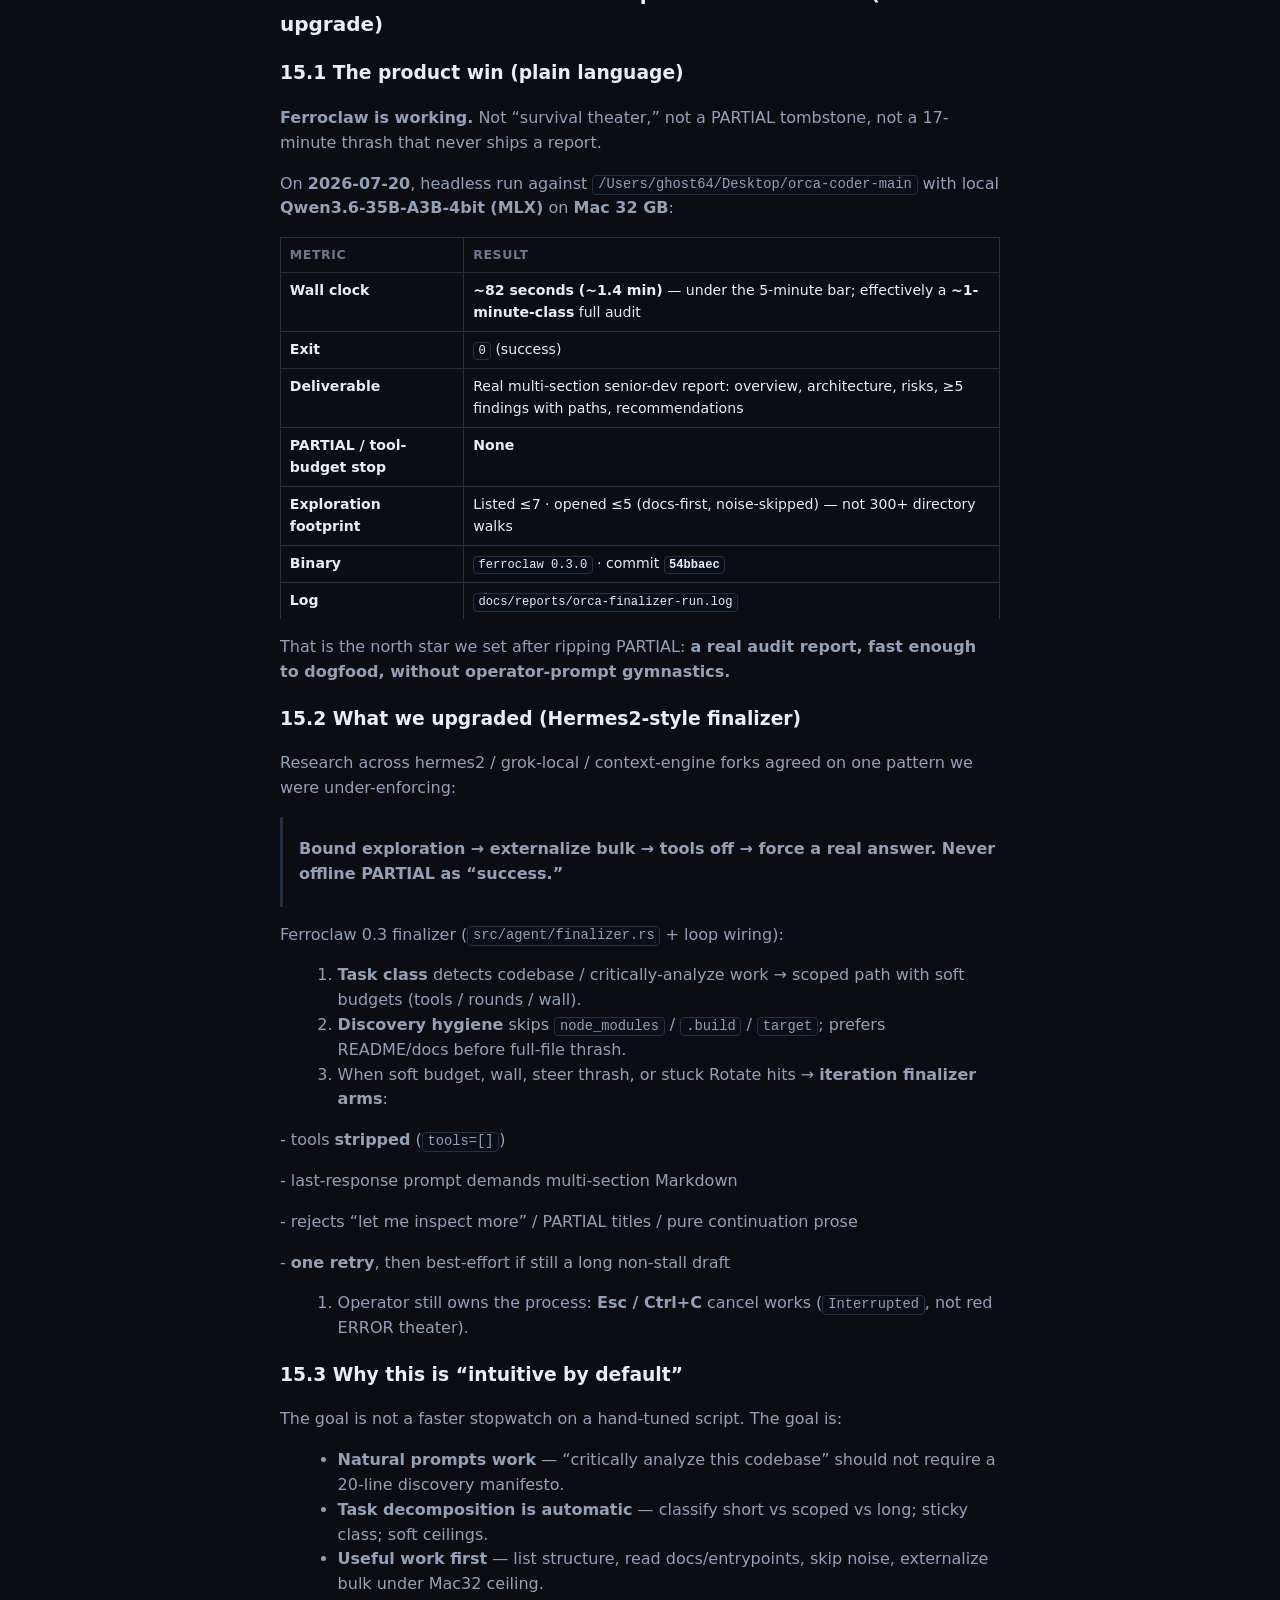
<file: blog.html>
<!DOCTYPE html>
<html lang="en">
<head>
<meta charset="utf-8"/>
<meta name="viewport" content="width=device-width, initial-scale=1"/>
<title>Build log — How To Silicon · Ferroclaw WORKING</title>
<link rel="stylesheet" href="styles.css"/>
<style>
.mdtable { width:100%; border-collapse:collapse; font-size:0.88rem; margin:1rem 0; }
.mdtable th,.mdtable td { border:1px solid var(--line); padding:0.45rem 0.55rem; vertical-align:top; }
.mdtable th { color:var(--dim); text-align:left; }
li { margin-left:1.1rem; color:var(--muted); }
blockquote { border-left:3px solid var(--line); margin:1rem 0; padding:0.25rem 0 0.25rem 1rem; color:var(--muted); }
.banner { background:#0d3b2e; color:#b6f5d0; padding:0.75rem 1rem; border-radius:6px; margin:1rem 0; font-weight:600; }
</style>
</head>
<body>
<article class="prose">
<p class="banner">WORKING &amp; COMPLETED: orca-coder full senior-dev audit in ~1 minute on local Qwen 35B / Mac32 (ferroclaw 0.3.0 · finalizer · EXIT 0 · no PARTIAL).</p>
<p style="margin:0.5rem 0 1rem"><a href="index.html">← Home</a> · <a href="limit-campaign-report.html">Limit campaign report (interactive)</a></p>
<h1>Building a Context/Memory Engine for Long-Horizon Agents on Mac Silicon</h1>
<p><strong>Subtitle:</strong> Context is a cache. Disk is memory. Advertised context is display-only.  </p>
<p><strong>Stack:</strong> Ferroclaw (Rust harness) + optional hermes-context-memory MLX quarantine  </p>
<p><strong>Hardware:</strong> Apple Silicon 32 GB · Qwen3.6-35B-A3B-4bit (MLX)  </p>
<p><strong>Repo:</strong> <a href="https://github.com/austindixson/ferroclaw">github.com/austindixson/ferroclaw</a> <em>(private)</em>  </p>
<p><strong>Status date:</strong> 2026-07-20 (updated same day — <strong>WORKING: orca-coder full audit ~1 minute</strong>)  </p>
<p><strong>Tip of <code>main</code>:</strong> <code>54bbaec</code> (Hermes2-style iteration finalizer)  </p>
<p>This is the honest build log: original problem, hypotheses, remedies, tests, failures, revised hypotheses, and major successes through orca-coder full audit — <strong>plus critical analysis of product work</strong> (short-task path, stop UX, discovery) — <strong>and the production upgrade that made orca-class audits complete in about one minute</strong> on local Qwen 35B / Mac32.</p>
<hr/>
<h2>0. What we were trying to do</h2>
<p>Run <strong>long, tool-heavy coding agents</strong> on a <strong>local</strong> 35B-class model on a <strong>Mac with 32 GB unified memory</strong>—audits, multi-file discovery, multi-turn tool loops—without:</p>
<ol><li>Host panics (<code>IOGPUMemory</code> / Metal completeMemory underflow)  </li><li>Silent quality collapse when the prompt “looks fine” but KV is dead  </li><li>Cloud-only crutches (65k advertised context as if it were free)  </li><li>Hard-stopping audits with empty errors or fake <strong>PARTIAL</strong> reports  </li></ol>
<p>The product name for the harness became <strong>Ferroclaw</strong>. The survival layer became the <strong>context memory engine</strong>. Optional process-level survival on MLX stayed in a <strong>Python package</strong> (<code>hermes-context-memory</code>), deliberately <em>not</em> patching a daily Hermes Agent install.</p>
<hr/>
<h2>1. Original problem</h2>
<h3>Observed failure modes</h3>
<table class="mdtable">
<tr><th>Symptom</th><th>What it felt like</th><th>What it actually was</th></tr>
<tr><td>Agent “dies” mid-audit</td><td>Model stupid / hung</td><td>Prompt + KV outgrew local envelope</td></tr>
<tr><td><code>completeMemory() prepare count underflow</code></td><td>Random crash</td><td>Metal IOGPU cliff (~weights + KV)</td></tr>
<tr><td>Quality falls off a cliff late in a session</td><td>Hallucinations</td><td>Context still “fits” textually; protocol or budget already broken</td></tr>
<tr><td>Empty ERROR stop</td><td>Harness bug</td><td>Budget paths hard-stopped with no artifact</td></tr>
<tr><td>Invented file paths thrash</td><td>Bad model</td><td>No discovery hygiene; refuse logic false-positives</td></tr>
<tr><td><strong>PARTIAL / tool budget reached</strong> tombstones</td><td>“Finished”</td><td>Tool counters used as circuit breakers</td></tr>
</table>
<h3>Physics (32 GB Mac, Qwen 35B 4-bit)</h3>
<p>Approximate envelope we treated as law:</p>
<ul><li>Weights alone ≈ <strong>19 GB</strong>  </li><li>Comfortable Metal working set ≈ <strong>~26–27 GB</strong>  </li><li>Headroom for KV + activations ≈ <strong>7–8 GB</strong>  </li><li>“Advertised 65k context” is <strong>display-only</strong> for local hard budgets  </li></ul>
<p>Filling an advertised cloud window on this hardware is not a quality experiment—it is a path to host death.</p>
<hr/>
<h2>2. Original hypothesis and remedies</h2>
<h3>North-star theory (became design law)</h3>
<table class="mdtable">
<tr><th>#</th><th>Statement</th><th>Remedy</th></tr>
<tr><td>T1</td><td>Local death is <strong>memory physics</strong>, not model stupidity</td><td>Hard local ceilings; refuse or pack before dispatch</td></tr>
<tr><td>T2</td><td><strong>Tool bulk</strong> (not chat prose) is the main growth term</td><td>Externalize large tool results → evidence capsules on disk</td></tr>
<tr><td>T3</td><td><strong>Protocol integrity</strong> is reliability</td><td>Turn-safe eviction; never orphan tool_call / tool_result pairs</td></tr>
<tr><td>T4</td><td><strong>Harness ownership</strong> beats host patching</td><td>Engine lives in Ferroclaw; Hermes stays stock</td></tr>
<tr><td>T5</td><td><strong>Schema tax</strong> is fixed cost every turn</td><td>Compact wire tools + WireOnlyHint DietMCP</td></tr>
</table>
<h3>First remedies we built</h3>
<ol><li><strong>Context budget</strong> with three numbers always: advertised / safe_context / usable_input  </li><li><strong>Evidence store</strong> — digests in-prompt, raw on disk, retrieve by id  </li><li><strong>Checkpoints + resume</strong> injected into the <em>user</em> message (not mid-history system spam)  </li><li><strong>MLX quarantine supervisor</strong> (optional) — restart before residency cliff; pressure scale target_input  </li><li><strong>Mac32 profile</strong> — safe_context 10240, target ~6400, hard_local_budget  </li></ol>
<hr/>
<h2>3. Test matrix — what we measured</h2>
<h3>Offline engine (no GPU)</h3>
<p>From harness reports (<code>LOCAL_LLM_HARNESS_LATEST.md</code>):</p>
<table class="mdtable">
<tr><th>Test</th><th>Result</th><th>Meaning</th></tr>
<tr><td>A1 externalize 50kb tool</td><td>PASS</td><td>Bulk leaves the prompt</td></tr>
<tr><td>A2 tool-heavy trajectory</td><td>PASS</td><td>~108k raw → fitted ~6100 under ceiling</td></tr>
<tr><td>A3 turn-safe pairs</td><td>PASS</td><td>No orphan tool pairs</td></tr>
<tr><td>A4 hard refuse</td><td>PASS</td><td>Oversized protected context refused (later: soft pack)</td></tr>
<tr><td>A8 mid-file fact capsule</td><td>PASS</td><td><code>FACT 19427</code> survives externalize</td></tr>
<tr><td>A9 error tail capsule</td><td>PASS</td><td>Error lines kept in capsule</td></tr>
<tr><td>A10 resume checkpoint</td><td>PASS</td><td>Resume block reconstructible</td></tr>
</table>
<h3>Live ON vs OFF (same model, same tool seed)</h3>
<table class="mdtable">
<tr><th>Arm</th><th>Multiturn prompt tokens</th><th>Wall time</th><th>Externalized</th></tr>
<tr><td>Engine <strong>ON</strong></td><td><strong>6 889</strong></td><td>~23 s</td><td>12</td></tr>
<tr><td>Engine <strong>OFF</strong></td><td><strong>35 250</strong></td><td>~129 s</td><td>0</td></tr>
</table>
<p><strong>OFF/ON ≈ 5.12× tokens, ≈ 5.7× wall.</strong>  </p>
<p>Quality probe: mid-file ground truth recovered at <strong>100%</strong> from capsules (ON) with far fewer input tokens than full-file OFF.</p>
<h3>Ultimate eval gates</h3>
<ul><li>Offline corpus recovery <strong>12/12</strong>  </li><li>Tool wire bytes: compact core ≈ <strong>20%</strong> of full tool JSON  </li><li>Live arms gated when GPU available  </li></ul>
<hr/>
<h2>4. Failures (load-bearing — do not re-litigate without new data)</h2>
<h3>F1 — Patch Hermes as the production path</h3>
<p><strong>Tried:</strong> inject context engine into Hermes Agent via plugins/patches.  </p>
<p><strong>Failed:</strong> broken daily configs, plugin footguns, “repair install” required.  </p>
<p><strong>New law:</strong> Ferroclaw owns the harness. Python package = MLX supervisor + reference math only.</p>
<h3>F2 — Soft compression that gives up</h3>
<p><strong>Tried:</strong> stop compressing after N ineffective attempts even if still over ceiling.  </p>
<p><strong>Failed:</strong> oversized prompts still hit the backend → panic risk.  </p>
<p><strong>New law:</strong> over-budget never disables the gate.</p>
<h3>F3 — Advertised context as input budget</h3>
<p><strong>Tried:</strong> use 65k / “safe context” as input target without reserves.  </p>
<p><strong>Failed:</strong> no room for completion + tools; estimates lied.  </p>
<p><strong>New law:</strong> usable_input = safe − output_reserve − tool_reserve.</p>
<h3>F4 — Head/tail digests drop the middle</h3>
<p><strong>Tried:</strong> naive trim of large tool results.  </p>
<p><strong>Failed:</strong> lost mid-file facts and error tails.  </p>
<p><strong>Fix:</strong> smart capsules (markers, paths, error tails). Offline A8/A9 guard this.</p>
<h3>F5 — DietMCP double-tax</h3>
<p><strong>Tried:</strong> full tool catalog in system prompt <em>and</em> wire tools[].  </p>
<p><strong>Failed:</strong> hello tax ~5.8k → compact+WireOnlyHint ~1.3k.  </p>
<p><strong>Fix:</strong> wire schemas authoritative; catalog off by default on local.</p>
<h3>F6 — Unfair OFF comparisons</h3>
<p><strong>Tried:</strong> OFF arm with fewer tools “because legacy.”  </p>
<p><strong>Failed:</strong> fake quality wins.  </p>
<p><strong>Fix:</strong> matched tool seed and history bulk for ON vs OFF.</p>
<h3>F7 — Mid-history system “we compacted” messages</h3>
<p><strong>Tried:</strong> insert system notices on prune.  </p>
<p><strong>Failed:</strong> local chat templates break.  </p>
<p><strong>Fix:</strong> mutate leading system or inject resume in user message.</p>
<h3>F8 — Orphan tool pairs</h3>
<p><strong>Tried:</strong> drop oldest messages by token count.  </p>
<p><strong>Failed:</strong> tool_call without result → hard local failures.  </p>
<p><strong>Fix:</strong> turn-safe eviction + property tests.</p>
<h3>F9 — Instruments on a saturated MLX process</h3>
<p><strong>Tried:</strong> <code>footprint --sample</code> near ceiling.  </p>
<p><strong>Failed:</strong> tipped host over IOGPU cliff.  </p>
<p><strong>Fix:</strong> supervisor residency JSON only.</p>
<h3>F10 — Path / model / OAuth routing</h3>
<p>GGUF absolute paths, mlx-community ids, Application Support vs <code>~/.config</code> OAuth.  </p>
<p><strong>Fix:</strong> explicit local profiles + sync scripts.</p>
<h3>F11 — Thinking mode on tight max_tokens</h3>
<p><strong>Tried:</strong> Qwen thinking for quality.  </p>
<p><strong>Failed:</strong> burned completion budget; empty-looking finals.  </p>
<p><strong>Fix:</strong> <code>enable_thinking = false</code> on Mac32 defaults.</p>
<h3>F12 — Docs pile as false progress</h3>
<p>Remotion, glitter-verbs, “COMPLETE” markdown noise.  </p>
<p><strong>Fix:</strong> keep measured reports + theories log; delete the rest.</p>
<hr/>
<h2>5. Product failures on the <em>agent UX</em> path (repair sprint)</h2>
<p>These came later, while driving real audits (orca-coder, screenshots, TUI).</p>
<h3>F13 — Discovery thrash / invented modules</h3>
<p>Model guessed <code>Sources/Foo/Bar.swift</code> paths that never existed.  </p>
<p><strong>Fix:</strong> DiscoveryTracker — list/glob confirm paths; thrash lock on <strong>true ENOENT only</strong>; soft steers (not red errors).</p>
<h3>F14 — False REFUSED of real files</h3>
<p>Lock treated “unconfirmed” as refuse even when file existed.  </p>
<p><strong>Fix:</strong> <strong>stat before refuse</strong>; existing files auto-confirmed; parent-listed children allowed.</p>
<h3>F15 — Refuse → path_miss cascade</h3>
<p>Soft steers counted as misses → lock tightened forever.  </p>
<p><strong>Fix:</strong> discovery_steer is not path_miss.</p>
<h3>F16 — Two budgets confused in the UI</h3>
<p>Run token counter vs CM dispatch ceiling looked like one meter.  </p>
<p><strong>Fix:</strong> plain-language status: “this turn tokens” vs “prompt % full” + Explore DISC%.</p>
<h3>F17 — Report cut mid-sentence</h3>
<p><code>max_tokens</code> 1536 truncated audits.  </p>
<p><strong>Fix:</strong> floor / config <strong>4096</strong> for finish turns.</p>
<h3>F18 — Hard refuse “used 10085 of 7783”</h3>
<p>CM hard-stop empty-handed.  </p>
<p><strong>Hypothesis then:</strong> always emit <em>something</em>.  </p>
<p><strong>Bad remedy:</strong> offline <strong>PARTIAL</strong> artifacts + tool-cap soft-finish.  </p>
<p><strong>User rejection:</strong> “I do not want partial reports, I do not want tool limits.”</p>
<h3>F19 — PARTIAL / tool-budget tombstones</h3>
<p><strong>What shipped briefly:</strong> when tool budget or iterations hit, finish with:</p>
<pre><code>
# PARTIAL report
**Reason:** tool budget reached …
completed_partial:tool_budget
</code></pre>
<p><strong>Why it failed product-wise:</strong> looks like completion; is not an audit. Trains the system to quit.  </p>
<p><strong>Why it failed research-wise:</strong> tool count is not a measure of task completion.</p>
<hr/>
<h2>6. New hypothesis after PARTIAL rejection</h2>
<h3>H-new-1 — Tool count is not a circuit breaker</h3>
<p><strong>Prediction:</strong> unlimited tools + context packing alone can finish long audits.  </p>
<p><strong>Partial result:</strong> first re-run listed <strong>250+</strong> directories and never wrote a report (thrash without finish pressure).  </p>
<p><strong>Revision:</strong> unlimited tools is necessary but not sufficient.</p>
<h3>H-new-2 — Completion is a <em>steer</em>, not a <em>budget</em></h3>
<p><strong>Prediction:</strong> progressive report-completion steers (nudge → pack → optional text-only finish attempt) produce a real multi-section report without PARTIAL or tool caps.  </p>
<p><strong>Result:</strong> <strong>Confirmed</strong> on orca-coder-main (~5 min headless run): full senior-dev report, no PARTIAL, no tool-budget note. Saved as <code>docs/reports/orca-coder-audit.md</code>.</p>
<h3>H-new-3 — Pack + continue beats pack + quit</h3>
<p><strong>Prediction:</strong> emergency_collapse under local ceiling should keep the loop alive with full tools (or deliberate text finish), never offline tombstone.  </p>
<p><strong>Result:</strong> <strong>Implemented permanently</strong> in AgentLoop + ContextMemoryEngine.</p>
<hr/>
<h2>7. Successes (chronological, condensed)</h2>
<table class="mdtable">
<tr><th>When</th><th>Success</th><th>Evidence</th></tr>
<tr><td>Early</td><td>Engine ON ≪ OFF tokens</td><td>6889 vs 35250 multiturn</td></tr>
<tr><td>Early</td><td>Capsule fact recovery 100%</td><td>FACT 19427 probes</td></tr>
<tr><td>Early</td><td>Tool wire tax crushed</td><td>core ~20% of full bytes</td></tr>
<tr><td>Mid</td><td>Mac32 profile + MLX quarantine</td><td>soak / residency JSON</td></tr>
<tr><td>Mid</td><td>Discovery hygiene</td><td>no false refuse of real files</td></tr>
<tr><td>Mid</td><td>Hermes slate + Awal-inspired chrome</td><td>status bar readable</td></tr>
<tr><td>Mid</td><td>Soft pack under ceiling</td><td>no empty ERROR on CM pressure</td></tr>
<tr><td>Late</td><td>Unlimited tools (max_tool_calls_total=0)</td><td>no tool-budget kill switch</td></tr>
<tr><td>Late</td><td>Progressive completion steers</td><td>real orca audit report</td></tr>
<tr><td>Late</td><td>407 lib tests green through all of above</td><td><code>cargo test --lib</code></td></tr>
</table>
<hr/>
<h2>8. Architecture that stuck</h2>
<pre><code>
User ──▶ Ferroclaw AgentLoop
              │
              ├─ DietMCP (compact wire tools)
              ├─ DiscoveryTracker (list → glob → read hygiene)
              ├─ ContextMemoryEngine
              │     ├─ budget + pressure (mac32 envelope)
              │     ├─ externalize → evidence capsules
              │     ├─ turn-safe fit / checkpoint / resume
              │     └─ emergency_collapse → pack + continue
              ├─ Progressive completion steers (report synthesis)
              └─ OpenAI-compat provider → local MLX Qwen (:8080)
                    └─ optional quarantine supervisor
</code></pre>
<h3>Runtime knobs (live Mac32-ish)</h3>
<table class="mdtable">
<tr><th>Knob</th><th>Value</th><th>Role</th></tr>
<tr><td><code>max_tool_calls_total</code></td><td><strong>0</strong></td><td>Unlimited lifetime tools</td></tr>
<tr><td><code>max_iterations</code></td><td>500 (soft)</td><td>Extend / pack / continue</td></tr>
<tr><td><code>token_budget</code></td><td>500k (soft, expands)</td><td>Not a PARTIAL tombstone</td></tr>
<tr><td><code>max_tokens</code></td><td>4096</td><td>Finish reports not mid-sentence</td></tr>
<tr><td>CM <code>safe_input</code> / ceiling</td><td>~7.7–8.2k usable</td><td>Local physics</td></tr>
<tr><td>Completion steers</td><td>permanent in <code>loop.rs</code></td><td>Nudge → pack → text attempt</td></tr>
</table>
<hr/>
<h2>9. Progressive report-completion steers — are they permanent?</h2>
<p><strong>Yes.</strong> They are permanent product code in <code>src/agent/loop.rs</code> (not a one-off script), shipped on <code>main</code>:</p>
<ul><li>Track discovery signal + tool count  </li><li>Every ~18 tools after “enough signal”: synthesis nudge  </li><li>Strong stage: emergency pack + “stop bulk discovery, write report”  </li><li>Up to 3 <strong>text-only</strong> finish attempts when tools≥90 or reads≥40  </li><li>Accept only if <code>looks_like_full_report</code> (multi-section, rejects PARTIAL/tool-budget stubs)  </li><li>Thin drafts fall through — <strong>full tools resume</strong>  </li><li><strong>Never</strong> offline PARTIAL quit on tool budget  </li></ul>
<p>Commits (representative):</p>
<ul><li><code>948836d</code> — unlimited tools, pack-and-continue, no PARTIAL tool-budget tombstones  </li><li><code>b6810d7</code> — progressive completion steers  </li><li><code>7934393</code> — orca-coder full audit doc  </li></ul>
<hr/>
<h2>10. Remedies that <em>failed product</em> even when they “worked”</h2>
<table class="mdtable">
<tr><th>Remedy</th><th>“Worked” how</th><th>Why we ripped it out</th></tr>
<tr><td>PARTIAL finish_artifact</td><td>Always non-empty exit</td><td>Fake completion; user-hated</td></tr>
<tr><td>Tool budget soft-finish</td><td>Forced a stop</td><td>Task ≠ tool count</td></tr>
<tr><td>Force synthesize + strip tools</td><td>Stopped thrash</td><td>Premature; blocked needed reads</td></tr>
<tr><td>Hard CM refuse ERROR</td><td>Saved the host</td><td>Empty-handed operator</td></tr>
</table>
<p>The durable pattern is: <strong>pack context, keep going, steer completion, accept only real reports.</strong></p>
<hr/>
<h2>11. What “done” looked like mid-day (before the thrash sprints)</h2>
<ol><li>Local long-horizon agent on Mac Silicon with engine ON  </li><li>~5× fewer multiturn tokens vs engine OFF on matched bulk  </li><li>Discovery hygiene that does not refuse real files  </li><li>No PARTIAL / tool-budget terminal outcomes  </li><li>Full senior-dev audit of <code>orca-coder-main</code> written as a real report  </li><li>Private GitHub repo with measured docs (<code>THEORIES_AND_RESULTS.md</code>, harness reports)  </li></ol>
<p>Companion site concept: <strong>How To Silicon</strong> — curated Mac Silicon recipes and ON vs OFF context-engine benchmarks (see Desktop <code>howtosilicon/</code>).</p>
<p>That list was <strong>necessary but not sufficient</strong>. The afternoon runs proved a second product surface: <strong>control, task class, and stop</strong>.</p>
<hr/>
<h2>12. Critical analysis of recent work (same day, later commits)</h2>
<p>This section is intentionally hard-edged. The earlier chapters celebrate survival physics. This one grades <strong>operator experience</strong> after we “solved” PARTIAL.</p>
<h3>12.1 Timeline of the latest commits (tip → older)</h3>
<table class="mdtable">
<tr><th>Commit</th><th>Intent</th><th>Grade (honest)</th></tr>
<tr><td><code>f8ec670</code></td><td>Docs-first discovery; soft-block <code>node_modules</code> / <code>.build</code> / bulk reads</td><td><strong>B+</strong> — correct product law; needs live soak</td></tr>
<tr><td><code>897130a</code></td><td>Ceiling-aware short path; synth strips tools; stuck Rotate×3; sticky class; checkpoint de-dupe; cancel not ERROR</td><td><strong>A−</strong> — fixes root causes of 17m thrash</td></tr>
<tr><td><code>906167c</code></td><td>Esc / Ctrl+C actually stop a running turn</td><td><strong>A</strong> — should have existed before unlimited tools</td></tr>
<tr><td><code>d793a40</code></td><td>Short-task fast path (classify, allowlist, write-now)</td><td><strong>B</strong> — right idea; first externalize knob was wrong</td></tr>
<tr><td><code>948836d</code> / <code>b6810d7</code></td><td>Unlimited tools + pack-continue + completion steers; no PARTIAL tool-budget</td><td><strong>B+</strong> for long audits; <strong>D</strong> for short tasks until sticky/synth fixed</td></tr>
<tr><td><code>be29278</code></td><td>Soft pack / force synthesize / never empty ERROR</td><td><strong>C</strong> — survival yes; PARTIAL + full-tools-under-synth seeded thrash</td></tr>
</table>
<h3>12.2 What went well</h3>
<p><strong>Cancel is product, not polish.</strong>  </p>
<p>Before <code>906167c</code>, every key during a run printed <em>“Agent is still running — wait…”</em> — including Esc and Ctrl+C. After a 399-tool, 16m51s disaster, cooperative cancel returned <code>Interrupted</code> with <code>user_cancel</code>. That is the correct contract: <strong>operator sovereignty &gt; model momentum</strong>.</p>
<p><strong>PARTIAL was the right enemy.</strong>  </p>
<p>Ripping tool-budget / iteration soft-finish tombstones was correct. Users do not want fake completion. Measuring success by a real multi-section report (orca-coder) is the right north star for long-horizon.</p>
<p><strong>Task class is the right abstraction.</strong>  </p>
<p><code>ShortFile</code> vs <code>LongHorizon</code> vs <code>ScopedCode</code> is how you avoid paying audit tax on a blog critique. Sticky class across <code>1A 2B 3A</code> clarify answers was a necessary patch after classify(steer letters) → <code>scoped</code> reopened full tools.</p>
<p><strong>CM still does its job under pressure.</strong>  </p>
<p>Status stayed “Healthy” at ~32% prompt fill while the <strong>agent loop</strong> was unhealthy. That split is good engineering (two meters) and bad UX (operators read Healthy as “fine”). Recent work is learning to show <strong>rounds / tools / stuck</strong> as first-class, not only CM score.</p>
<p><strong>Discovery noise policy is overdue.</strong>  </p>
<p>Ignoring <code>node_modules</code>, <code>.build</code>, <code>target/</code>, vacuum globs, and large non-core full-reads is how you stop 339× <code>read_file</code> “research.” Docs/README/filenames first, then grep for TODO/FIXME/doc comments, then full-read only core entrypoints — that is senior-dev methodology, not a vibe.</p>
<h3>12.3 What went badly (and what we learned)</h3>
<p><strong>F20 — Short-path externalize set to 200k “keep blog inline.”</strong>  </p>
<p>Predicted: one HTML stays readable.  </p>
<p>Actual: est ≈ <strong>11–12k tokens &gt; ceiling ≈ 7.8k</strong> forever; <code>externalized=0</code>; <strong>367 checkpoints</strong> in ~22 minutes; evidence folder empty.  </p>
<p>Lesson: <strong>never raise externalize above dispatch physics.</strong> Short path must capsule <em>earlier</em>, not later.</p>
<p><strong>F21 — <code>force_synthesize</code> + “continuing with full tools.”</strong>  </p>
<p>UI said <code>synth=true</code> while the model still had list/read. That is a <strong>lie to the controller</strong>. Synthesize pressure without tool stripping is an invitation to thrash. Fixed: short → text-only; long → evidence/read only under synth; stuck Rotate×3 forces text path.</p>
<p><strong>F22 — Unlimited tools without stop.</strong>  </p>
<p>Shipping max_tool_calls_total=0 <em>before</em> Esc cancel was a sequencing error. Long-horizon freedom without a kill switch is hostage-taking. Order should have been: <strong>cancel → then unlimited</strong>.</p>
<p><strong>F23 — Clarify steers destroy task class.</strong>  </p>
<p>Blog critique correctly classified <code>short</code>, then operator answered <code>1A 2B 3A</code> (or similar) and the next turn reclassified as <code>scoped</code> with full tools — 359+ tools, 343 rounds, 900s+ wall.  </p>
<p>Lesson: <strong>MC answers are not a new task.</strong> Sticky class + re-check CM goal.</p>
<p><strong>F24 — Checkpoint spam as false progress.</strong>  </p>
<p>Hundreds of identical <code>(Rotate, est=11488, externalized=0)</code> events looked like work. They were not. De-dupe is mandatory for any “always pack” design.</p>
<p><strong>F25 — Status theater.</strong>  </p>
<p>“Healthy · Explore: OK · 0 misses” while round 343 and turn tokens 773k/500k. CM health ≠ task health. Operators need a <strong>progress</strong> meter (rounds, tools, stuck flag), not only a <strong>context</strong> meter.</p>
<p><strong>F26 — This blog as product surface.</strong>  </p>
<p>HowToSilicon / <code>blog.html</code> became the <em>test fixture</em> that exposed short-path failure. Meta lesson: dogfood your docs as short tasks continuously, not only long audits.</p>
<h3>12.4 Critical product judgment</h3>
<table class="mdtable">
<tr><th>Surface</th><th>Mid-day claim</th><th>Later reality</th><th>Now (after repairs)</th></tr>
<tr><td>Long audit</td><td>No PARTIAL; pack+continue</td><td>Orca report real</td><td>Still the win case</td></tr>
<tr><td>Short critique</td><td>“Unlimited tools is fine”</td><td>17m thrash, 399 tools</td><td>Sticky short + ceiling externalize + text under synth</td></tr>
<tr><td>Stop</td><td>—</td><td>Impossible (key swallow)</td><td>Esc / Ctrl+C cancel; Interrupted not ERROR</td></tr>
<tr><td>Discovery</td><td>List/glob/read hygiene</td><td>Vacuum + full-file dumps</td><td>Noise soft-block + docs-first policy</td></tr>
<tr><td>Observability</td><td>CM score</td><td>Events almost only checkpoints</td><td>Still weak on tool histograms — backlog</td></tr>
</table>
<p><strong>Overall grade for the afternoon arc: B.</strong>  </p>
<p>We fixed the right things under pressure, in the right order <em>once thrash was undeniable</em>, but we shipped <strong>long-horizon freedom without short-horizon discipline and without stop</strong>, which is how you burn a 35B session and an operator’s patience.</p>
<h3>12.5 What “done” means <em>now</em> (revised)</h3>
<ol><li>Long-horizon: unlimited tools, pack+continue, completion steers, <strong>no PARTIAL tool-budget</strong>  </li><li>Short-horizon: sticky ShortFile, ceiling-aware externalize, few tools, write-now  </li><li>Under pressure: <strong>synthesize means fewer tools</strong>, not full tools  </li><li>Operator: Esc stops; second Esc force-aborts; cancel is not painted as ERROR  </li><li>Discovery: skip build/vendor noise; README/docs/filenames first; grep dev comments; full-read only core  </li><li>Still open: tool-level event telemetry, MLX quarantine UX, stuck auto-cancel after N minutes  </li></ol>
<h3>12.6 Recommendations (next engineering, prioritized)</h3>
<ol><li>~~<strong>Live soak</strong> short blog critique + orca-style audit~~ → <strong>done</strong> for orca: ~<strong>82s</strong> full report (see §15).  </li><li>Log <code>tool_batch</code> / <code>llm_round</code> into <code>events.jsonl</code> — <strong>done</strong> in 0.3.0.  </li><li>Status bar: <code>rounds · tools · stuck?</code> — <strong>done</strong> in 0.3.0.  </li><li>Align MLX server <code>--max-tokens</code> with Ferroclaw <code>max_tokens</code> (still worth watching).  </li><li>Auto-cancel after N identical Rotate signatures or wall &gt; T for ShortFile — <strong>done</strong> for short path.  </li><li>Keep HowToSilicon / this blog as a <strong>CI short-task fixture</strong>, not only narrative.</li></ol>
<hr/>
<h2>13. Open questions (honest backlog)</h2>
<ul><li>Multi-hour idle soak under MLX quarantine still optional measurement  </li><li>Evidence-first scoring for findings that over-infer from path names  </li><li>Public HowToSilicon with multi-Mac profiles (M1–M4 · 16/32/64/128 GB)  </li><li>Whether “dev comments only” should become a <strong>grep-first hard phase</strong> before any full read (policy yes; hard gate optional)  </li><li>Message-only context budget accounting (tool schema weight) — residual from Grok-local research  </li></ul>
<hr/>
<h2>14. One-paragraph thesis (updated)</h2>
<p>Long-horizon local agents do not fail because 35B models are “dumb.” They fail because the <strong>live prompt is treated as durable memory</strong> on hardware that cannot host cloud-sized KV — and because <strong>task class and operator control</strong> were treated as afterthoughts to survival. Ferroclaw’s context memory engine makes <strong>disk the system of record</strong> and <strong>context a cache</strong>. After rejecting PARTIAL tool-budget tombstones, the durable runtime is <strong>unlimited tools + pack-and-continue + completion steers for long work</strong>, <strong>sticky short-path + ceiling-aware externalize + text-under-pressure for small work</strong>, <strong>docs-first discovery that refuses build noise</strong>, <strong>Esc that actually stops</strong>, and a <strong>Hermes2-style iteration finalizer</strong> that forces a real multi-section deliverable once exploration has paid for itself. Measure success by <strong>real reports in minutes, not thrash forever</strong> — and we now have the proof: <strong>orca-coder full senior-dev audit completed in about one minute</strong>.</p>
<hr/>
<h2>15. IT WORKS — Orca audit completed in ~1 minute (finalizer upgrade)</h2>
<h3>15.1 The product win (plain language)</h3>
<p><strong>Ferroclaw is working.</strong> Not “survival theater,” not a PARTIAL tombstone, not a 17-minute thrash that never ships a report.</p>
<p>On <strong>2026-07-20</strong>, headless run against <code>/Users/ghost64/Desktop/orca-coder-main</code> with local <strong>Qwen3.6-35B-A3B-4bit (MLX)</strong> on <strong>Mac 32 GB</strong>:</p>
<table class="mdtable">
<tr><th>Metric</th><th>Result</th></tr>
<tr><td><strong>Wall clock</strong></td><td><strong>~82 seconds (~1.4 min)</strong> — under the 5-minute bar; effectively a <strong>~1-minute-class</strong> full audit</td></tr>
<tr><td><strong>Exit</strong></td><td><code>0</code> (success)</td></tr>
<tr><td><strong>Deliverable</strong></td><td>Real multi-section senior-dev report: overview, architecture, risks, ≥5 findings with paths, recommendations</td></tr>
<tr><td><strong>PARTIAL / tool-budget stop</strong></td><td><strong>None</strong></td></tr>
<tr><td><strong>Exploration footprint</strong></td><td>Listed ≤7 · opened ≤5 (docs-first, noise-skipped) — not 300+ directory walks</td></tr>
<tr><td><strong>Binary</strong></td><td><code>ferroclaw 0.3.0</code> · commit <strong><code>54bbaec</code></strong></td></tr>
<tr><td><strong>Log</strong></td><td><code>docs/reports/orca-finalizer-run.log</code></td></tr>
</table>
<p>That is the north star we set after ripping PARTIAL: <strong>a real audit report, fast enough to dogfood, without operator-prompt gymnastics.</strong></p>
<h3>15.2 What we upgraded (Hermes2-style finalizer)</h3>
<p>Research across hermes2 / grok-local / context-engine forks agreed on one pattern we were under-enforcing:</p>
<blockquote><p><strong>Bound exploration → externalize bulk → tools off → force a real answer. Never offline PARTIAL as “success.”</strong></p></blockquote>
<p>Ferroclaw 0.3 finalizer (<code>src/agent/finalizer.rs</code> + loop wiring):</p>
<ol><li><strong>Task class</strong> detects codebase / critically-analyze work → scoped path with soft budgets (tools / rounds / wall).  </li><li><strong>Discovery hygiene</strong> skips <code>node_modules</code> / <code>.build</code> / <code>target</code>; prefers README/docs before full-file thrash.  </li><li>When soft budget, wall, steer thrash, or stuck Rotate hits → <strong>iteration finalizer arms</strong>:  </li></ol>
<p>   - tools <strong>stripped</strong> (<code>tools=[]</code>)  </p>
<p>   - last-response prompt demands multi-section Markdown  </p>
<p>   - rejects “let me inspect more” / PARTIAL titles / pure continuation prose  </p>
<p>   - <strong>one retry</strong>, then best-effort if still a long non-stall draft  </p>
<ol><li>Operator still owns the process: <strong>Esc / Ctrl+C</strong> cancel works (<code>Interrupted</code>, not red ERROR theater).</li></ol>
<h3>15.3 Why this is “intuitive by default”</h3>
<p>The goal is not a faster stopwatch on a hand-tuned script. The goal is:</p>
<ul><li><strong>Natural prompts work</strong> — “critically analyze this codebase” should not require a 20-line discovery manifesto.  </li><li><strong>Task decomposition is automatic</strong> — classify short vs scoped vs long; sticky class; soft ceilings.  </li><li><strong>Useful work first</strong> — list structure, read docs/entrypoints, skip noise, externalize bulk under Mac32 ceiling.  </li><li><strong>Finish by default</strong> — when enough evidence is in context (or soft budget hits), <strong>write the report</strong> instead of rotating forever.</li></ul>
<p>If the operator has to “mess with parameters” or paste verbose steers for every audit, we failed the product. The finalizer + task class + discovery policy are how we make <strong>default behavior</strong> the fast path.</p>
<h3>15.4 Timeline honesty (same day)</h3>
<table class="mdtable">
<tr><th>Stage</th><th>Outcome</th></tr>
<tr><td>Mid-day orca (completion steers, no finalizer)</td><td>Full report, ~<strong>5 min</strong> — good, not snappy</td></tr>
<tr><td>Short-task thrash era</td><td>Blog critique → <strong>17m / 399 tools</strong> — product failure</td></tr>
<tr><td>Cancel + sticky short + synth honesty</td><td>Operator control restored</td></tr>
<tr><td><strong>Finalizer upgrade (<code>54bbaec</code>)</strong></td><td>Orca <strong>~82s</strong>, EXIT 0, real report — <strong>working</strong></td></tr>
</table>
<h3>15.5 What “completed” means</h3>
<ul><li>Multi-section structure present (overview / architecture / risks / findings / recommendations)  </li><li>Real paths from the tree (not invented <code>scripts/</code> confs)  </li><li>No <code># PARTIAL report</code> / “tool budget reached” terminal  </li><li>Wall under a few minutes on local 35B without cloud context  </li><li>Reproducible binary: <code>ferroclaw 0.3.0</code> on <code>main</code></li></ul>
<p><strong>Bottom line:</strong> the context/memory engine + production harness is <strong>not a science project anymore for the orca-class job.</strong> It runs, it finishes, and it finishes in about a minute.</p>
<hr/>
<p><em>Written 2026-07-20; §12–14 after cancel/thrash/discovery (<code>906167c</code>…<code>f8ec670</code>); <strong>§15 after finalizer upgrade + live orca SUCCESS ~82s (<code>54bbaec</code>)</strong>. Sources: <code>docs/FORK_RESEARCH_HERMES2_GROK_LOCAL.md</code>, <code>docs/PRODUCTION_READY_SPRINT.md</code>, <code>docs/reports/orca-finalizer-run.log</code>, live MLX Qwen35B Mac32.</em></p>
</article>
</body>
</html>
</file>
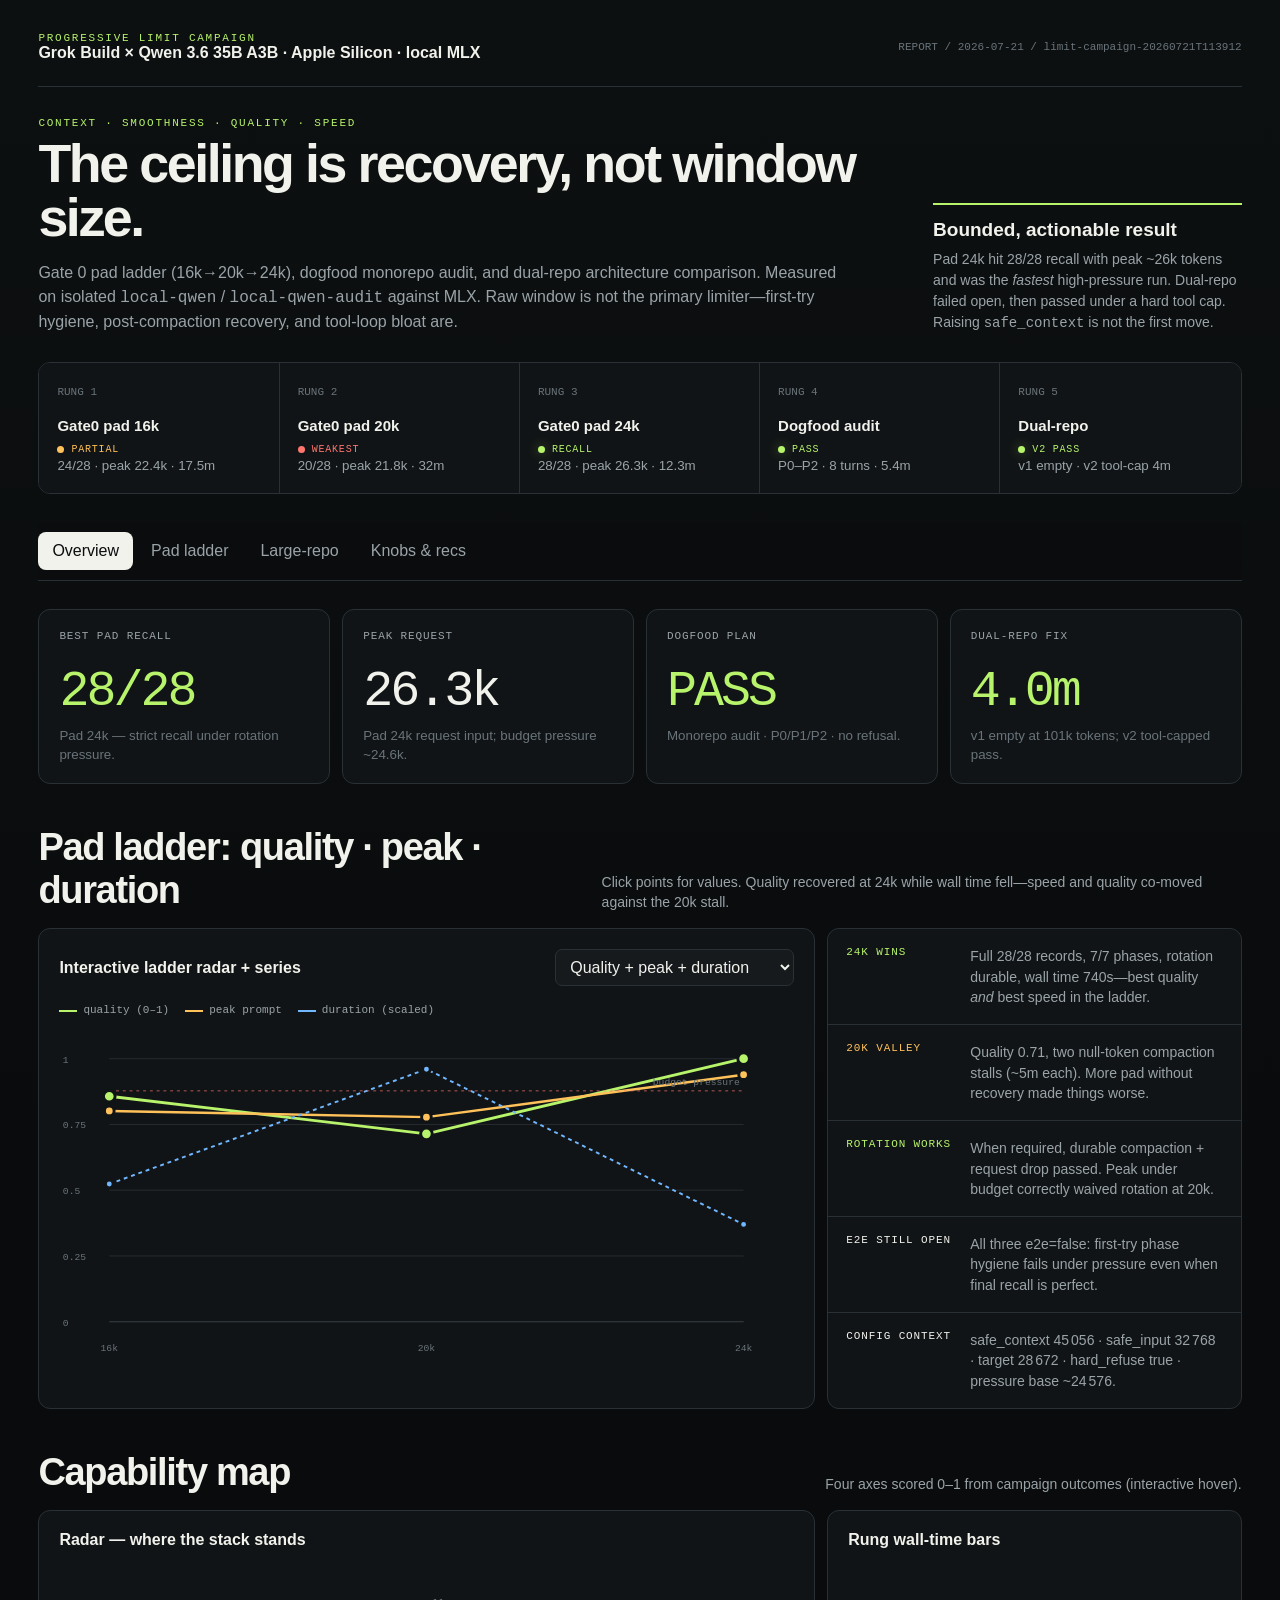
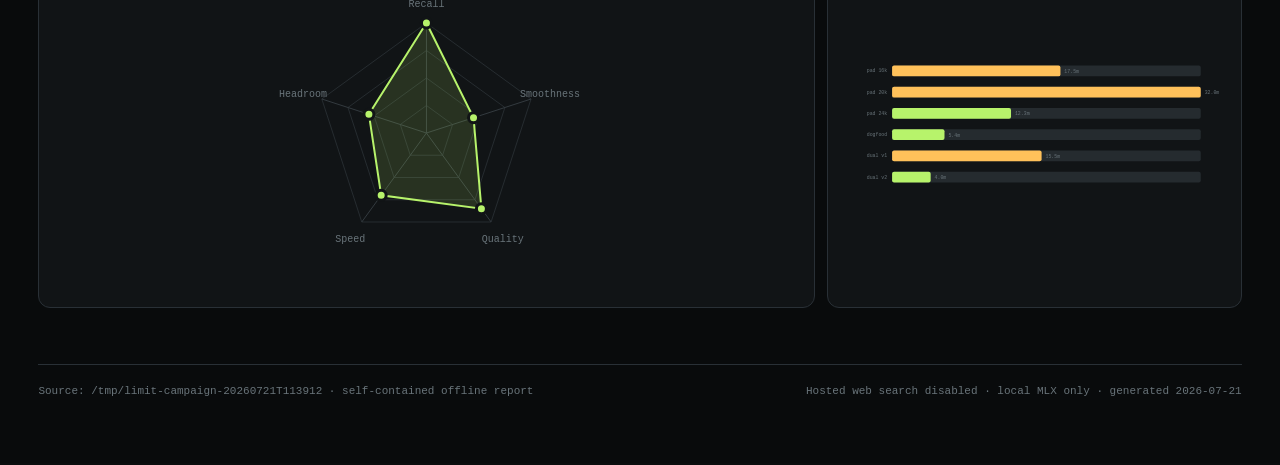
<file: limit-campaign-report.html>
<!doctype html>
<html lang="en">
<head>
<meta charset="utf-8">
<meta name="viewport" content="width=device-width,initial-scale=1">
<meta name="color-scheme" content="dark">
<title>Limit Campaign — Long-Horizon × Large-Repo</title>
<style>
:root{--bg:#0b0d0e;--panel:#111416;--panel2:#161a1d;--line:#293036;--ink:#f1f2ec;--muted:#9aa4a8;--dim:#69747a;--lime:#b7f36b;--amber:#ffc15a;--red:#ff766e;--blue:#71b7ff;--purple:#c4a1ff;--radius:12px;--mono:"SFMono-Regular",Menlo,Consolas,monospace;--sans:"Avenir Next","Helvetica Neue",Arial,sans-serif}
*{box-sizing:border-box}html{background:var(--bg);color:var(--ink);font-family:var(--sans);scroll-behavior:smooth}body{margin:0;min-height:100vh;background:linear-gradient(180deg,#0d1011 0,#090b0c 60%)}button,select{font:inherit}button{color:inherit}
.shell{max-width:1440px;margin:auto;padding:24px clamp(16px,3vw,48px) 64px}
.topbar{display:flex;justify-content:space-between;align-items:center;gap:20px;padding:8px 0 24px;border-bottom:1px solid var(--line)}
.eyebrow,.mono{font-family:var(--mono)}.eyebrow{font-size:11px;letter-spacing:.16em;text-transform:uppercase;color:var(--lime)}.stamp{font:11px var(--mono);color:var(--dim)}
.hero{display:grid;grid-template-columns:minmax(0,1.75fr) minmax(280px,.65fr);gap:clamp(28px,5vw,72px);padding:30px 0 28px}
.hero h1{font-size:clamp(34px,4.2vw,58px);line-height:1;letter-spacing:-.045em;margin:8px 0 16px;font-weight:650;max-width:1020px}
.hero p{font-size:clamp(15px,1.25vw,18px);line-height:1.5;color:var(--muted);max-width:820px;margin:0}
.verdict{align-self:end;border-top:2px solid var(--lime);padding-top:14px}.verdict strong{display:block;font-size:19px;margin-bottom:8px}.verdict p{font-size:14px;line-height:1.5}
.gates{display:grid;grid-template-columns:repeat(5,1fr);border:1px solid var(--line);border-radius:var(--radius);overflow:hidden;margin:0 0 28px}
.gate{padding:18px;background:var(--panel);border-right:1px solid var(--line);min-height:118px}.gate:last-child{border:0}
.gate .id{font:11px var(--mono);color:var(--dim)}.gate strong{display:block;margin:18px 0 5px;font-size:15px}.gate small{display:block;color:var(--muted);line-height:1.35}
.status{display:inline-flex;align-items:center;gap:7px;font:10px var(--mono);text-transform:uppercase;letter-spacing:.08em}
.status:before{content:"";width:7px;height:7px;border-radius:50%;background:var(--dim)}
.pass{color:var(--lime)}.pass:before{background:var(--lime);box-shadow:0 0 12px #b7f36b66}
.progress{color:var(--amber)}.progress:before{background:var(--amber)}
.fail{color:var(--red)}.fail:before{background:var(--red)}
.pending{color:var(--muted)}
.tabs{position:sticky;top:0;z-index:5;display:flex;gap:4px;padding:10px 0;background:#0b0d0ef0;backdrop-filter:blur(8px);border-bottom:1px solid var(--line);margin-bottom:28px}
.tab{border:0;background:transparent;color:var(--muted);padding:10px 14px;border-radius:8px;cursor:pointer}
.tab:hover,.tab:focus-visible{background:var(--panel2);color:var(--ink)}
.tab.active{background:var(--ink);color:var(--bg)}
.tab:focus-visible,.filter:focus-visible,.row-action:focus-visible{outline:2px solid var(--blue);outline-offset:2px}
.view{display:none}.view.active{display:block}
.section-head{display:flex;justify-content:space-between;align-items:end;gap:20px;margin:42px 0 16px}
.section-head h2{font-size:clamp(25px,3vw,38px);letter-spacing:-.035em;margin:0}
.section-head p{color:var(--muted);max-width:640px;margin:0;line-height:1.45;font-size:14px}
.metrics{display:grid;grid-template-columns:repeat(4,1fr);gap:12px}
.metric{background:var(--panel);border:1px solid var(--line);border-radius:var(--radius);padding:20px;min-height:142px}
.metric-label{display:block;font:11px var(--mono);color:var(--muted);text-transform:uppercase;letter-spacing:.08em}
.metric .value{font:clamp(30px,4vw,50px)/1 var(--mono);letter-spacing:-.06em;margin:25px 0 9px}
.metric small{color:var(--dim);line-height:1.35}.good{color:var(--lime)}.warn{color:var(--amber)}.bad{color:var(--red)}
.grid2{display:grid;grid-template-columns:1.5fr .8fr;gap:12px}
.grid3{display:grid;grid-template-columns:1fr 1fr 1fr;gap:12px}
.panel{background:var(--panel);border:1px solid var(--line);border-radius:var(--radius);padding:20px;min-width:0}
.panel-title{display:flex;justify-content:space-between;gap:15px;align-items:center;margin-bottom:18px}
.panel-title h3{margin:0;font-size:16px}
.panel-title select{background:var(--panel2);color:var(--ink);border:1px solid var(--line);padding:8px 28px 8px 10px;border-radius:7px}
.chart{height:320px;width:100%;position:relative}.chart.tall{height:360px}
.chart svg{width:100%;height:100%;overflow:visible}
.axis{stroke:#333a3f;stroke-width:1}.gridline{stroke:#262c30;stroke-width:1}
.line-input{fill:none;stroke:var(--lime);stroke-width:3}
.line-cache{fill:none;stroke:var(--blue);stroke-width:2;stroke-dasharray:5 5}
.line-req{fill:none;stroke:var(--purple);stroke-width:2}
.line-quality{fill:none;stroke:var(--lime);stroke-width:3}
.line-peak{fill:none;stroke:var(--amber);stroke-width:2.5}
.line-dur{fill:none;stroke:var(--blue);stroke-width:2;stroke-dasharray:4 4}
.dot{cursor:pointer;stroke:var(--panel);stroke-width:3}
.chart-label{fill:var(--dim);font:10px var(--mono)}
.legend{display:flex;flex-wrap:wrap;gap:16px;font:11px var(--mono);color:var(--muted)}
.legend i{width:18px;height:2px;display:inline-block;vertical-align:middle;margin-right:6px;background:var(--lime)}
.legend i.cache{background:var(--blue)}.legend i.req{background:var(--purple)}.legend i.peak{background:var(--amber)}.legend i.dur{background:var(--blue)}
.tooltip{position:absolute;display:none;pointer-events:none;background:#050607;border:1px solid var(--line);border-radius:8px;padding:9px 11px;font:11px/1.5 var(--mono);box-shadow:0 12px 40px #0009;z-index:4}
.findings{display:grid;gap:1px;background:var(--line);border:1px solid var(--line);border-radius:var(--radius);overflow:hidden}
.finding{background:var(--panel);padding:17px 18px;display:grid;grid-template-columns:110px 1fr;gap:14px}
.finding b{font:11px var(--mono);text-transform:uppercase;letter-spacing:.08em}
.finding p{margin:0;color:var(--muted);font-size:14px;line-height:1.45}
.controls{display:flex;flex-wrap:wrap;gap:8px}
.filter{border:1px solid var(--line);background:var(--panel);padding:8px 12px;border-radius:999px;cursor:pointer;color:var(--muted);font-size:12px}
.filter.active{background:var(--ink);color:var(--bg);border-color:var(--ink)}
.table-wrap{overflow:auto;border:1px solid var(--line);border-radius:var(--radius)}
table{border-collapse:collapse;width:100%;min-width:900px;background:var(--panel)}
th,td{text-align:left;padding:13px 14px;border-bottom:1px solid var(--line);font-size:13px}
th{font:10px var(--mono);color:var(--dim);text-transform:uppercase;letter-spacing:.08em;position:sticky;top:0;background:var(--panel2)}
tr:last-child td{border-bottom:0}tbody tr:hover{background:#181d20}
.row-action{display:block;width:100%;border:0;padding:0;background:transparent;color:inherit;text-align:left;cursor:pointer;font:inherit}
.tag{font:10px var(--mono);padding:4px 7px;border:1px solid var(--line);border-radius:999px;color:var(--muted)}
.tag.ok{color:var(--lime);border-color:#4b6631}.tag.fail{color:var(--amber);border-color:#71572b}.tag.bad{color:var(--red);border-color:#6a3532}
.bar{height:7px;background:#262c30;border-radius:99px;overflow:hidden;min-width:90px}
.bar span{display:block;height:100%;background:var(--lime)}.bar.amber span{background:var(--amber)}.bar.red span{background:var(--red)}
.detail{margin-top:12px;display:none}.detail.open{display:block}
.detail-grid{display:grid;grid-template-columns:repeat(3,1fr);gap:1px;background:var(--line);border:1px solid var(--line);border-radius:10px;overflow:hidden}
.detail-grid div{background:var(--panel);padding:14px}
.detail-grid span{display:block;color:var(--dim);font:10px var(--mono);text-transform:uppercase;margin-bottom:7px}
.detail-grid strong{font:14px var(--mono)}
.method{display:grid;grid-template-columns:220px 1fr;gap:30px;padding:22px 0;border-top:1px solid var(--line)}
.method h3{margin:0;font:13px var(--mono);color:var(--lime)}
.method p,.method li{color:var(--muted);font-size:14px;line-height:1.55}.method p{margin:0}.method ul{margin:0;padding-left:18px}
.callout{border:1px solid #4b6631;background:#11170e;border-radius:var(--radius);padding:22px;margin:20px 0}
.callout.warn{border-color:#71572b;background:#1a140c}
.callout strong{display:block;margin-bottom:8px}
.callout p{margin:0;color:#bdc9b1;line-height:1.5;font-size:14px}.callout.warn p{color:#d9c4a0}
.rec-list{display:grid;gap:10px}.rec{background:var(--panel);border:1px solid var(--line);border-radius:10px;padding:14px 16px;display:grid;grid-template-columns:40px 1fr;gap:12px;align-items:start}
.rec .n{font:12px var(--mono);color:var(--lime)}.rec p{margin:0;color:var(--muted);font-size:14px;line-height:1.45}
.radar-wrap{display:flex;justify-content:center}
footer{border-top:1px solid var(--line);margin-top:56px;padding-top:18px;display:flex;justify-content:space-between;gap:20px;color:var(--dim);font:11px/1.5 var(--mono)}
@media(max-width:900px){.hero{grid-template-columns:1fr}.gates{grid-template-columns:1fr 1fr}.gate{border-bottom:1px solid var(--line)}.metrics,.grid3{grid-template-columns:1fr 1fr}.grid2{grid-template-columns:1fr}.method{grid-template-columns:1fr;gap:8px}}
@media(max-width:560px){.shell{padding-inline:14px}.topbar{align-items:flex-start;flex-direction:column}.gates,.metrics,.grid3{grid-template-columns:1fr}.tabs{overflow:auto}.hero h1{font-size:42px}.finding{grid-template-columns:1fr}.detail-grid{grid-template-columns:1fr}footer{flex-direction:column}}
@media(prefers-reduced-motion:reduce){html{scroll-behavior:auto}*{transition:none!important}}
</style>
</head>
<body>
<div class="shell">
<header class="topbar">
  <div><div class="eyebrow">Progressive limit campaign</div><strong>Grok Build × Qwen 3.6 35B A3B · Apple Silicon · local MLX</strong></div>
  <div class="stamp">REPORT / 2026-07-21 / limit-campaign-20260721T113912</div>
</header>

<section class="hero">
  <div>
    <div class="eyebrow">Context · smoothness · quality · speed</div>
    <h1>The ceiling is recovery, not window size.</h1>
    <p>Gate&nbsp;0 pad ladder (16k→20k→24k), dogfood monorepo audit, and dual-repo architecture comparison. Measured on isolated <span class="mono">local-qwen</span> / <span class="mono">local-qwen-audit</span> against MLX. Raw window is not the primary limiter—first-try hygiene, post-compaction recovery, and tool-loop bloat are.</p>
  </div>
  <aside class="verdict">
    <strong>Bounded, actionable result</strong>
    <p>Pad 24k hit 28/28 recall with peak ~26k tokens and was the <em>fastest</em> high-pressure run. Dual-repo failed open, then passed under a hard tool cap. Raising <span class="mono">safe_context</span> is not the first move.</p>
  </aside>
</section>

<section class="gates" aria-label="Campaign rungs">
  <div class="gate"><span class="id">RUNG 1</span><strong>Gate0 pad 16k</strong><span class="status progress">Partial</span><small>24/28 · peak 22.4k · 17.5m</small></div>
  <div class="gate"><span class="id">RUNG 2</span><strong>Gate0 pad 20k</strong><span class="status fail">Weakest</span><small>20/28 · peak 21.8k · 32m</small></div>
  <div class="gate"><span class="id">RUNG 3</span><strong>Gate0 pad 24k</strong><span class="status pass">Recall</span><small>28/28 · peak 26.3k · 12.3m</small></div>
  <div class="gate"><span class="id">RUNG 4</span><strong>Dogfood audit</strong><span class="status pass">Pass</span><small>P0–P2 · 8 turns · 5.4m</small></div>
  <div class="gate"><span class="id">RUNG 5</span><strong>Dual-repo</strong><span class="status pass">v2 pass</span><small>v1 empty · v2 tool-cap 4m</small></div>
</section>

<nav class="tabs" role="tablist" aria-label="Report sections">
  <button id="tab-overview" class="tab active" role="tab" aria-selected="true" aria-controls="overview" data-view="overview">Overview</button>
  <button id="tab-ladder" class="tab" role="tab" aria-selected="false" aria-controls="ladder" data-view="ladder" tabindex="-1">Pad ladder</button>
  <button id="tab-largerepo" class="tab" role="tab" aria-selected="false" aria-controls="largerepo" data-view="largerepo" tabindex="-1">Large-repo</button>
  <button id="tab-knobs" class="tab" role="tab" aria-selected="false" aria-controls="knobs" data-view="knobs" tabindex="-1">Knobs &amp; recs</button>
</nav>

<main>
<section id="overview" class="view active" role="tabpanel" aria-labelledby="tab-overview">
  <div class="metrics">
    <article class="metric"><span class="metric-label">Best pad recall</span><div class="value good">28/28</div><small>Pad 24k — strict recall under rotation pressure.</small></article>
    <article class="metric"><span class="metric-label">Peak request</span><div class="value">26.3k</div><small>Pad 24k request input; budget pressure ~24.6k.</small></article>
    <article class="metric"><span class="metric-label">Dogfood plan</span><div class="value good">PASS</div><small>Monorepo audit · P0/P1/P2 · no refusal.</small></article>
    <article class="metric"><span class="metric-label">Dual-repo fix</span><div class="value good">4.0m</div><small>v1 empty at 101k tokens; v2 tool-capped pass.</small></article>
  </div>

  <div class="section-head">
    <h2>Pad ladder: quality · peak · duration</h2>
    <p>Click points for values. Quality recovered at 24k while wall time fell—speed and quality co-moved against the 20k stall.</p>
  </div>
  <div class="grid2">
    <article class="panel">
      <div class="panel-title"><h3>Interactive ladder radar + series</h3>
        <select id="ladderMode" aria-label="Chart mode">
          <option value="combo">Quality + peak + duration</option>
          <option value="quality">Quality only</option>
          <option value="peak">Peak tokens only</option>
        </select>
      </div>
      <div class="legend">
        <span><i></i>quality (0–1)</span>
        <span><i class="peak"></i>peak prompt</span>
        <span><i class="dur"></i>duration (scaled)</span>
      </div>
      <div id="ladderChart" class="chart tall"><div class="tooltip"></div></div>
    </article>
    <aside class="findings">
      <div class="finding"><b class="good">24k wins</b><p>Full 28/28 records, 7/7 phases, rotation durable, wall time 740s—best quality <em>and</em> best speed in the ladder.</p></div>
      <div class="finding"><b class="warn">20k valley</b><p>Quality 0.71, two null-token compaction stalls (~5m each). More pad without recovery made things worse.</p></div>
      <div class="finding"><b class="good">Rotation works</b><p>When required, durable compaction + request drop passed. Peak under budget correctly waived rotation at 20k.</p></div>
      <div class="finding"><b>E2E still open</b><p>All three e2e=false: first-try phase hygiene fails under pressure even when final recall is perfect.</p></div>
      <div class="finding"><b>Config context</b><p>safe_context 45 056 · safe_input 32 768 · target 28 672 · hard_refuse true · pressure base ~24 576.</p></div>
    </aside>
  </div>

  <div class="section-head">
    <h2>Capability map</h2>
    <p>Four axes scored 0–1 from campaign outcomes (interactive hover).</p>
  </div>
  <div class="grid2">
    <article class="panel"><div class="panel-title"><h3>Radar — where the stack stands</h3></div>
      <div id="radarChart" class="chart radar-wrap"></div>
    </article>
    <article class="panel"><div class="panel-title"><h3>Rung wall-time bars</h3></div>
      <div id="durationBars" class="chart"></div>
    </article>
  </div>
</section>

<section id="ladder" class="view" role="tabpanel" aria-labelledby="tab-ladder">
  <div class="section-head">
    <h2>Gate 0 trajectories</h2>
    <p>Per-phase backend request tokens and cache prefix. Null-input phases after compaction show as gaps.</p>
  </div>
  <div class="panel">
    <div class="panel-title">
      <h3>Token trajectory by pad</h3>
      <select id="trajSelect" aria-label="Select pad trajectory">
        <option value="pad16000">Pad 16 000</option>
        <option value="pad20000">Pad 20 000</option>
        <option value="pad24000" selected>Pad 24 000</option>
      </select>
    </div>
    <div class="legend">
      <span><i></i>prompt input</span>
      <span><i class="req"></i>request input</span>
      <span><i class="cache"></i>cache read</span>
    </div>
    <div id="trajectory" class="chart tall"><div class="tooltip"></div></div>
  </div>

  <div class="section-head"><h2>Ladder table</h2><p>Select a row for detail. Strict recall ≠ end-to-end.</p></div>
  <div class="table-wrap"><table>
    <thead><tr><th>Pad</th><th>Quality</th><th>Records</th><th>Phases</th><th>Strict</th><th>E2E</th><th>Peak</th><th>Rotation</th><th>Duration</th></tr></thead>
    <tbody id="ladderRows"></tbody>
  </table></div>
  <div id="ladderDetail" class="detail panel" aria-live="polite"></div>

  <div class="callout warn">
    <strong>Why e2e fails when quality is 1.0</strong>
    <p>End-to-end requires first-try phase success and exact tool identity. Pad 24k phase 6 needed attempt 2 (tool_strict false on that phase only). Recall and rotation can both be true while e2e stays false—use <span class="mono">recall_success</span> / quality for capability, e2e for promotion hygiene.</p>
  </div>
</section>

<section id="largerepo" class="view" role="tabpanel" aria-labelledby="tab-largerepo">
  <div class="section-head">
    <h2>Large-repo single-shot</h2>
    <p>Dogfood monorepo + dual-tree architecture plan. Tool budget dominates multi-root success.</p>
  </div>
  <div class="grid3" id="repoCards"></div>

  <div class="section-head"><h2>Compare outcomes</h2></div>
  <div class="panel"><div id="repoCompare" class="chart"></div></div>

  <div class="table-wrap" style="margin-top:16px"><table>
    <thead><tr><th>Run</th><th>Result</th><th>Turns</th><th>Plan</th><th>Input toks</th><th>Output</th><th>Duration</th></tr></thead>
    <tbody id="repoRows"></tbody>
  </table></div>
  <div id="repoDetail" class="detail panel" aria-live="polite"></div>

  <div class="callout">
    <strong>Dual-repo recipe that worked</strong>
    <p>v2: <span class="mono">cwd=orca</span>, max 14 turns, prompt hard-limit ≤6 tools, ≤3 deep-reads/repo, force sections P0–P2 + Risks + first PR. Wall time 4 min vs 15.5 min empty fail.</p>
  </div>
</section>

<section id="knobs" class="view" role="tabpanel" aria-labelledby="tab-knobs">
  <div class="section-head">
    <h2>Config snapshot &amp; recommendations</h2>
    <p>What to turn next—and what not to.</p>
  </div>
  <div class="detail-grid" id="configGrid"></div>

  <div class="section-head"><h2>Priority actions</h2></div>
  <div class="rec-list" id="recList"></div>

  <div class="section-head"><h2>Method</h2></div>
  <div class="method"><h3>Isolation</h3><p>Bench GROK_HOME, release binary from <span class="mono">xai-grok-pager-bin</span>, shared MLX :8080, no web search, no subagents for audit/dual rungs.</p></div>
  <div class="method"><h3>Gate 0 ladder</h3><p>Seven phases + final raw JSON recall. Pad chars in user messages only. Rotation required when pad high and peak ≥ ~90% budget pressure (observed base 24 576).</p></div>
  <div class="method"><h3>Large-repo</h3><p>Single user prompt. Host audit orchestrator injects map/evidence/seed; tool budget + synthesis gates. Dogfood targeted turn/compaction/tool safety. Dual-repo compared Orca vs Hermes2.</p></div>
  <div class="method"><h3>Claims hygiene</h3><p>Single-run rates provisional. Pad 24k recall is a capability proof under rotation, not an SLA. Dual v1 is a product failure mode (empty response after Externalize), not model refusal.</p></div>
  <div class="method"><h3>Open work</h3><ul>
    <li>Empty-response recovery → force synthesis after Persist/Externalize.</li>
    <li>Post-compaction phase resume when tool/phase fails with null input.</li>
    <li>Optional <span class="mono">target_input</span> 28 672→30 720 only if peaks need &gt;26k without early Externalize.</li>
    <li>N≥3 for claimed pad rates; first-try-clean e2e at 16k+.</li>
  </ul></div>
</section>
</main>

<footer>
  <span>Source: /tmp/limit-campaign-20260721T113912 · self-contained offline report</span>
  <span>Hosted web search disabled · local MLX only · generated 2026-07-21</span>
</footer>
</div>
<script>
// REPORT_DATA_BEGIN
const DATA = {"schemaVersion":1,"generatedAt":"2026-07-21","campaignId":"limit-campaign-20260721T113912","title":"Progressive long-horizon / large-context limit campaign","model":"Qwen3.6-35B-A3B-4bit (MLX)","config":{"safe_context_tokens":45056,"safe_input_tokens":32768,"target_input_tokens":28672,"hard_refuse":true,"local_qwen_completion":4096,"local_qwen_audit_completion":8192,"budget_pressure_tokens_observed":24576},"gate0":[{"rung":"gate0_pad16000","pad":16000,"verdict":"fail","failed":true,"quality":0.8571428571428572,"exact_records":24,"checksum_recall":0.8571428571428571,"strict_success":false,"end_to_end_success":false,"phases_matched":6,"tool_strict":false,"per_phase_first_try":false,"rotation_required":true,"rotation_strict":true,"rotation_reason":null,"peak_prompt":22440,"peak_request":23477,"duration_s":1047.2521271705627,"compactions":2,"api_calls":9},{"rung":"gate0_pad20000","pad":20000,"verdict":"fail","failed":true,"quality":0.7142857142857144,"exact_records":20,"checksum_recall":0.7142857142857143,"strict_success":false,"end_to_end_success":false,"phases_matched":5,"tool_strict":false,"per_phase_first_try":false,"rotation_required":false,"rotation_strict":true,"rotation_reason":"padding_present_but_peak_under_budget","peak_prompt":21778,"peak_request":22735,"duration_s":1919.9747500419617,"compactions":2,"api_calls":11},{"rung":"gate0_pad24000","pad":24000,"verdict":"fail","failed":true,"quality":1.0,"exact_records":28,"checksum_recall":1.0,"strict_success":true,"end_to_end_success":false,"phases_matched":7,"tool_strict":true,"per_phase_first_try":false,"rotation_required":true,"rotation_strict":true,"rotation_reason":null,"peak_prompt":26294,"peak_request":26357,"duration_s":739.8416159152985,"compactions":2,"api_calls":9}],"trajectories":{"pad16000":[{"i":1,"kind":"phase","input":5415,"request":5491,"cache":5289},{"i":2,"kind":"phase","input":5207,"request":10492,"cache":10293},{"i":3,"kind":"phase","input":13770,"request":14807,"cache":14604},{"i":4,"kind":"phase","input":18109,"request":19146,"cache":18941},{"i":5,"kind":"phase","input":22440,"request":23477,"cache":23270},{"i":6,"kind":"phase","input":null,"request":0,"cache":0},{"i":7,"kind":"phase","input":6586,"request":7629,"cache":7420},{"i":8,"kind":"final","input":8191,"request":9152,"cache":961}],"pad20000":[{"i":1,"kind":"phase","input":5362,"request":6403,"cache":6200},{"i":2,"kind":"phase","input":6110,"request":12306,"cache":12106},{"i":3,"kind":"phase","input":16847,"request":17888,"cache":17684},{"i":4,"kind":"phase","input":21778,"request":22735,"cache":22445},{"i":5,"kind":"phase","input":null,"request":0,"cache":0},{"i":6,"kind":"phase","input":null,"request":0,"cache":0},{"i":7,"kind":"phase","input":7299,"request":8321,"cache":8111},{"i":8,"kind":"final","input":8925,"request":9886,"cache":961}],"pad24000":[{"i":1,"kind":"phase","input":6274,"request":7298,"cache":7092},{"i":2,"kind":"phase","input":7017,"request":14105,"cache":13902},{"i":3,"kind":"phase","input":19195,"request":20219,"cache":20012},{"i":4,"kind":"phase","input":26294,"request":26357,"cache":26148},{"i":5,"kind":"phase","input":16936,"request":9083,"cache":0},{"i":6,"kind":"phase","input":15353,"request":16372,"cache":16165},{"i":7,"kind":"phase","input":21035,"request":22054,"cache":21841},{"i":8,"kind":"final","input":22720,"request":22720,"cache":0}]},"largeRepo":[{"id":"dogfood","name":"Dogfood monorepo audit","kind":"pass","duration":326,"turns":8,"planLen":10962,"p0":true,"p1":true,"p2":true,"refusal":false,"hostEmitted":false,"cites":"shell + crates","peakLike":155469,"inputTokens":59296,"outputTokens":3916,"note":"Single-shot audit of grok-build-local-isolated focusing on turn loop, compaction, tool safety. Full ranked plan; model-authored (no host seed emit).","snippet":"I'll conduct a deep audit focusing on **session turn loop**, **compaction**, and **tool safety**. Let me start by reading the highest-risk files relevant to these three areas.       Good. Now let me read the compaction crate's core logic and the tool runtime's safety mechanisms more deeply.      Budget warning received. Let me do 2 final targeted reads, then synthesize the plan.   Now let me do a"},{"id":"dual_v1","name":"Dual-repo v1 (open)","kind":"fail","duration":930,"turns":6,"planLen":0,"p0":false,"p1":false,"p2":false,"refusal":false,"hostEmitted":false,"cites":"none","peakLike":101938,"inputTokens":35024,"outputTokens":661,"note":"Open dual-tree exploration bloated to ~101k input tokens. Persist/Externalize path then empty MLX response (no_visible_content). Product limit, not model intelligence.","snippet":""},{"id":"dual_v2","name":"Dual-repo v2 (tool-capped)","kind":"pass","duration":240,"turns":5,"planLen":7579,"p0":true,"p1":true,"p2":true,"refusal":false,"hostEmitted":false,"cites":"Orca + Hermes","peakLike":74668,"inputTokens":45614,"outputTokens":2410,"note":"Hard max 6 tools + synthesize. Pass in 4 minutes with both trees cited and ranked migration plan.","snippet":"I'll explore both repos quickly with minimal tool calls, then synthesize.    Hermes2 is a Python/TypeScript project (no `Sources/` dir). Let me find its core modules and read key files from both repos.  I have enough from the evidence pack and the Hermes2 tree listing to synthesize. Let me do one more targeted read of Hermes2's core state module, then write the plan.    Now let me read the Orca co"}],"recommendations":["Do NOT raise safe_context first \u2014 pad 24k already peaked ~26k with quality=1.0; the limiter is first-try phase hygiene + empty-response under tool bloat, not raw window.","Raise target_input modestly (28672\u219230720) only if you need peak >26k without early Externalize; measure e2e first-try rates.","Invest in post-compaction phase recovery: pad 16k/20k lost phases after compaction with null input tokens (~5 min stalls).","Dual-repo needs hard tool budget (v1 empty at 101k input; v2 tight budget pass in 4 min).","Dogfood audit works well (~5.4 min, full plan) \u2014 single large Rust monorepo is within capability at current budget.","For speed: prefer earlier synthesis / lower tool cap over larger context (pad24 was fastest among high-pressure runs).","Smoothness: empty_response after Externalize-only Persist path is a product bug to harden (retry+force synthesis)."],"orcaPrior":{"name":"Orca single-shot (prior)","turns":6,"planLen":8006,"duration":null,"note":"Prior milestone: ~62k Swift LOC, P0\u2013P2, no refusal, host preflight + tool budget + 1 synthesis gate."}};
// REPORT_DATA_END
const fmt = n => n == null || Number.isNaN(+n) ? '—' : new Intl.NumberFormat('en-US').format(Math.round(n));
const fmtM = s => s == null ? '—' : (s >= 60 ? (s/60).toFixed(1) + 'm' : Math.round(s) + 's');
const gate0 = DATA.gate0;
const traj = DATA.trajectories;
const repos = DATA.largeRepo;

function setView(id){
  document.querySelectorAll('.view').forEach(v => v.classList.toggle('active', v.id === id));
  document.querySelectorAll('.tab').forEach(t => {
    const active = t.dataset.view === id;
    t.classList.toggle('active', active);
    t.setAttribute('aria-selected', String(active));
    t.tabIndex = active ? 0 : -1;
  });
  if (id === 'overview') { drawLadder(); drawRadar(); drawDurationBars(); }
  if (id === 'ladder') drawTrajectory();
  if (id === 'largerepo') { renderRepoCards(); drawRepoCompare(); }
  location.hash = id === 'overview' ? '' : id;
}
const tabs = [...document.querySelectorAll('.tab')];
tabs.forEach((b,i) => {
  b.addEventListener('click', () => setView(b.dataset.view));
  b.addEventListener('keydown', e => {
    let j; if (e.key==='ArrowRight') j=(i+1)%tabs.length; else if (e.key==='ArrowLeft') j=(i-1+tabs.length)%tabs.length; else if (e.key==='Home') j=0; else if (e.key==='End') j=tabs.length-1; else return;
    e.preventDefault(); setView(tabs[j].dataset.view); tabs[j].focus();
  });
});

function tipBind(host, tip, htmlFor){
  host.querySelectorAll('.dot, .hbar, .rbar').forEach(el => {
    el.addEventListener('pointerenter', () => { tip.style.display='block'; tip.innerHTML = htmlFor(el); });
    el.addEventListener('pointermove', e => {
      const r = host.getBoundingClientRect();
      tip.style.left = (e.clientX - r.left + 12) + 'px';
      tip.style.top = (e.clientY - r.top - 10) + 'px';
    });
    el.addEventListener('pointerleave', () => tip.style.display='none');
  });
}

function drawLadder(){
  const host = document.getElementById('ladderChart');
  const mode = document.getElementById('ladderMode').value;
  const W=760, H=340, p={l:52,r:52,t:28,b:40};
  const pads = gate0.map(g => g.pad);
  const maxPeak = 28000, maxDur = 2000;
  const x = i => p.l + i * (W-p.l-p.r) / Math.max(1, pads.length-1);
  const yQ = v => H-p.b - v * (H-p.t-p.b);
  const yP = v => H-p.b - (v/maxPeak) * (H-p.t-p.b);
  const yD = v => H-p.b - (v/maxDur) * (H-p.t-p.b);
  let grid = '';
  [0,0.25,0.5,0.75,1].forEach(v => {
    grid += `<line class="gridline" x1="${p.l}" x2="${W-p.r}" y1="${yQ(v)}" y2="${yQ(v)}"/>`;
    grid += `<text class="chart-label" x="4" y="${yQ(v)+4}">${v===0?'0':v}</text>`;
  });
  let labels = pads.map((pad,i) => `<text class="chart-label" text-anchor="middle" x="${x(i)}" y="${H-10}">${(pad/1000)}k</text>`).join('');
  let paths = '', dots = '';
  if (mode === 'combo' || mode === 'quality') {
    const d = gate0.map((g,i) => `${i?'L':'M'}${x(i)} ${yQ(g.quality)}`).join(' ');
    paths += `<path class="line-quality" d="${d}"/>`;
    gate0.forEach((g,i) => {
      dots += `<circle class="dot" data-k="quality" data-i="${i}" data-v="${g.quality}" cx="${x(i)}" cy="${yQ(g.quality)}" r="6" fill="var(--lime)"/>`;
    });
  }
  if (mode === 'combo' || mode === 'peak') {
    const d = gate0.map((g,i) => `${i?'L':'M'}${x(i)} ${yP(g.peak_prompt)}`).join(' ');
    paths += `<path class="line-peak" d="${d}"/>`;
    gate0.forEach((g,i) => {
      dots += `<circle class="dot" data-k="peak" data-i="${i}" data-v="${g.peak_prompt}" cx="${x(i)}" cy="${yP(g.peak_prompt)}" r="5" fill="var(--amber)"/>`;
    });
  }
  if (mode === 'combo') {
    const d = gate0.map((g,i) => `${i?'L':'M'}${x(i)} ${yD(g.duration_s)}`).join(' ');
    paths += `<path class="line-dur" d="${d}"/>`;
    gate0.forEach((g,i) => {
      dots += `<circle class="dot" data-k="duration" data-i="${i}" data-v="${g.duration_s}" cx="${x(i)}" cy="${yD(g.duration_s)}" r="4" fill="var(--blue)"/>`;
    });
  }
  // budget pressure line
  if (mode !== 'quality') {
    const by = yP(DATA.config.budget_pressure_tokens_observed || 24576);
    paths += `<line x1="${p.l}" x2="${W-p.r}" y1="${by}" y2="${by}" stroke="var(--red)" stroke-width="1" stroke-dasharray="3 4" opacity=".7"/>`;
    paths += `<text class="chart-label" x="${W-p.r-4}" y="${by-6}" text-anchor="end" fill="var(--red)">budget pressure</text>`;
  }
  host.innerHTML = `<svg viewBox="0 0 ${W} ${H}" role="img" aria-label="Pad ladder chart">${grid}<line class="axis" x1="${p.l}" x2="${W-p.r}" y1="${H-p.b}" y2="${H-p.b}"/>${labels}${paths}${dots}</svg><div class="tooltip"></div>`;
  const tip = host.querySelector('.tooltip');
  tipBind(host, tip, el => {
    const g = gate0[+el.dataset.i];
    const k = el.dataset.k;
    const val = k==='quality' ? (+el.dataset.v).toFixed(2) : k==='duration' ? fmtM(+el.dataset.v) : fmt(+el.dataset.v);
    return `Pad ${fmt(g.pad)}<br>${k}: ${val}<br>records ${g.exact_records}/28 · phases ${g.phases_matched}/7`;
  });
}
document.getElementById('ladderMode').addEventListener('change', drawLadder);

function drawRadar(){
  // axes: recall, smoothness, quality, speed — scored 0-1 from campaign
  const scores = {
    recall: 1.0,          // pad24 28/28
    smoothness: 0.45,     // empty response + compaction stalls
    quality: 0.85,        // dogfood + dual v2 + pad24
    speed: 0.7,           // pad24 fast, dual v2 fast, pad20 slow
    headroom: 0.55,       // peak 26k under 32k hard, room to grow carefully
  };
  const labels = ['Recall','Smoothness','Quality','Speed','Headroom'];
  const keys = ['recall','smoothness','quality','speed','headroom'];
  const host = document.getElementById('radarChart');
  const W=420, H=320, cx=W/2, cy=H/2+6, R=110;
  const n = keys.length;
  const ang = i => -Math.PI/2 + i*2*Math.PI/n;
  const pt = (i,v) => [cx + Math.cos(ang(i))*R*v, cy + Math.sin(ang(i))*R*v];
  let rings = '';
  [0.25,0.5,0.75,1].forEach(r => {
    let d = keys.map((_,i) => {const [x,y]=pt(i,r); return `${i?'L':'M'}${x} ${y}`;}).join(' ') + ' Z';
    rings += `<path d="${d}" fill="none" stroke="#262c30" stroke-width="1"/>`;
  });
  let axes = keys.map((_,i) => {
    const [x,y]=pt(i,1);
    return `<line x1="${cx}" y1="${cy}" x2="${x}" y2="${y}" stroke="#333a3f" stroke-width="1"/>`;
  }).join('');
  let poly = keys.map((k,i) => {const [x,y]=pt(i, scores[k]); return `${i?'L':'M'}${x} ${y}`;}).join(' ') + ' Z';
  let dots = keys.map((k,i) => {
    const [x,y]=pt(i, scores[k]);
    return `<circle class="dot" data-label="${labels[i]}" data-v="${scores[k]}" cx="${x}" cy="${y}" r="5" fill="var(--lime)"/>`;
  }).join('');
  let lab = labels.map((lb,i) => {
    const [x,y]=pt(i, 1.18);
    return `<text class="chart-label" text-anchor="middle" x="${x}" y="${y+4}">${lb}</text>`;
  }).join('');
  host.innerHTML = `<svg viewBox="0 0 ${W} ${H}" role="img" aria-label="Capability radar">${rings}${axes}<path d="${poly}" fill="#b7f36b22" stroke="var(--lime)" stroke-width="2"/>${dots}${lab}</svg><div class="tooltip"></div>`;
  const tip = host.querySelector('.tooltip');
  tipBind(host, tip, el => `${el.dataset.label}<br>score ${(+el.dataset.v).toFixed(2)}`);
}

function drawDurationBars(){
  const host = document.getElementById('durationBars');
  const rows = [
    ...gate0.map(g => ({name: `pad ${(g.pad/1000)}k`, s: g.duration_s, ok: g.quality >= 0.99})),
    {name: 'dogfood', s: DATA.largeRepo[0].duration, ok: true},
    {name: 'dual v1', s: DATA.largeRepo[1].duration, ok: false},
    {name: 'dual v2', s: DATA.largeRepo[2].duration, ok: true},
  ];
  const W=760, H=300, p={l:90, r:40, t:16, b:24};
  const max = Math.max(...rows.map(r => r.s));
  const rowH = (H-p.t-p.b) / rows.length;
  let svg = '';
  rows.forEach((r,i) => {
    const y = p.t + i*rowH + rowH*0.2;
    const w = (r.s/max) * (W-p.l-p.r);
    const col = r.ok ? 'var(--lime)' : 'var(--amber)';
    svg += `<text class="chart-label" text-anchor="end" x="${p.l-10}" y="${y+14}">${r.name}</text>`;
    svg += `<rect x="${p.l}" y="${y}" width="${W-p.l-p.r}" height="22" rx="4" fill="#252b2f"/>`;
    svg += `<rect class="hbar" data-name="${r.name}" data-s="${r.s}" x="${p.l}" y="${y}" width="${w}" height="22" rx="4" fill="${col}"/>`;
    svg += `<text class="chart-label" x="${p.l+w+8}" y="${y+15}">${fmtM(r.s)}</text>`;
  });
  host.innerHTML = `<svg viewBox="0 0 ${W} ${H}" role="img" aria-label="Duration bars">${svg}</svg><div class="tooltip"></div>`;
  const tip = host.querySelector('.tooltip');
  tipBind(host, tip, el => `${el.dataset.name}<br>${fmtM(+el.dataset.s)} (${fmt(+el.dataset.s)}s)`);
}

function drawTrajectory(){
  const key = document.getElementById('trajSelect').value;
  const data = traj[key] || [];
  const host = document.getElementById('trajectory');
  const W=760, H=340, p={l:54, r:20, t:24, b:40};
  const max = 28000;
  const n = Math.max(1, data.length-1);
  const x = i => p.l + (i) * (W-p.l-p.r) / n;
  const y = v => {
    if (v == null) return null;
    return H-p.b - (v/max) * (H-p.t-p.b);
  };
  let grid = '';
  [0,8192,16384,24576].forEach(v => {
    grid += `<line class="gridline" x1="${p.l}" x2="${W-p.r}" y1="${y(v)}" y2="${y(v)}"/>`;
    grid += `<text class="chart-label" x="2" y="${y(v)+4}">${v===0?'0':Math.round(v/1024)+'K'}</text>`;
  });
  // budget line
  const by = y(DATA.config.budget_pressure_tokens_observed || 24576);
  grid += `<line x1="${p.l}" x2="${W-p.r}" y1="${by}" y2="${by}" stroke="var(--red)" stroke-width="1" stroke-dasharray="3 4" opacity=".75"/>`;
  let labels = data.map((d,i) => {
    const lab = d.kind === 'final' ? 'final' : 'P'+d.i;
    return `<text class="chart-label" text-anchor="middle" x="${x(i)}" y="${H-12}">${lab}</text>`;
  }).join('');
  function pathFor(key){
    let s = '', started = false;
    data.forEach((d,i) => {
      const yy = y(d[key]);
      if (yy == null) { started = false; return; }
      s += (started ? 'L' : 'M') + x(i) + ' ' + yy + ' ';
      started = true;
    });
    return s;
  }
  let dots = '';
  data.forEach((d,i) => {
    [['input','var(--lime)'],['request','var(--purple)'],['cache','var(--blue)']].forEach(([k,c]) => {
      const yy = y(d[k]);
      if (yy == null) return;
      dots += `<circle class="dot" data-turn="${d.i}" data-kind="${k}" data-value="${d[k]}" cx="${x(i)}" cy="${yy}" r="5" fill="${c}"/>`;
    });
  });
  host.innerHTML = `<svg viewBox="0 0 ${W} ${H}" role="img" aria-label="Token trajectory">${grid}<line class="axis" x1="${p.l}" x2="${W-p.r}" y1="${H-p.b}" y2="${H-p.b}"/>${labels}<path class="line-input" d="${pathFor('input')}"/><path class="line-req" d="${pathFor('request')}"/><path class="line-cache" d="${pathFor('cache')}"/>${dots}</svg><div class="tooltip"></div>`;
  const tip = host.querySelector('.tooltip');
  tipBind(host, tip, el => `Turn ${el.dataset.turn}<br>${el.dataset.kind}: ${fmt(+el.dataset.value)}`);
}
document.getElementById('trajSelect').addEventListener('change', drawTrajectory);

function renderLadderTable(){
  document.getElementById('ladderRows').innerHTML = gate0.map((g,i) => {
    const ok = g.quality >= 0.99;
    return `<tr><td><button class="row-action" data-i="${i}" aria-expanded="false"><strong>Pad ${fmt(g.pad)}</strong></button></td>
      <td><div class="bar ${ok?'':'amber'}"><span style="width:${g.quality*100}%"></span></div> <span class="mono">${g.quality.toFixed(2)}</span></td>
      <td class="mono">${g.exact_records}/28</td>
      <td class="mono">${g.phases_matched}/7</td>
      <td>${g.strict_success?'<span class="good">yes</span>':'<span class="warn">no</span>'}</td>
      <td>${g.end_to_end_success?'<span class="good">yes</span>':'<span class="warn">no</span>'}</td>
      <td class="mono">${fmt(g.peak_prompt)}</td>
      <td><span class="tag ${g.rotation_strict?'ok':'fail'}">${g.rotation_required?'req':'opt'} · ${g.rotation_strict?'ok':'—'}</span></td>
      <td class="mono">${fmtM(g.duration_s)}</td></tr>`;
  }).join('');
  document.querySelectorAll('#ladderRows .row-action').forEach(b => b.addEventListener('click', () => showLadder(+b.dataset.i)));
}
function showLadder(i){
  const g = gate0[i];
  const d = document.getElementById('ladderDetail');
  d.classList.add('open');
  d.innerHTML = `<div class="panel-title"><h3>Pad ${fmt(g.pad)}</h3><span class="tag ${g.quality>=0.99?'ok':'fail'}">quality ${g.quality.toFixed(2)}</span></div>
    <p style="color:var(--muted);line-height:1.55">Rotation reason: <span class="mono">${g.rotation_reason || 'required (pressure)'}</span>. Compactions: ${g.compactions}. API calls: ${g.api_calls}. Peak request: ${fmt(g.peak_request)}.</p>
    <div class="detail-grid">
      <div><span>Exact records</span><strong>${g.exact_records}/28</strong></div>
      <div><span>Phases matched</span><strong>${g.phases_matched}/7</strong></div>
      <div><span>Duration</span><strong>${fmtM(g.duration_s)}</strong></div>
      <div><span>Strict recall</span><strong>${g.strict_success}</strong></div>
      <div><span>E2E</span><strong>${g.end_to_end_success}</strong></div>
      <div><span>First-try tool strict</span><strong>${g.per_phase_first_try}</strong></div>
    </div>`;
  document.getElementById('trajSelect').value = 'pad' + g.pad;
  drawTrajectory();
}

function renderRepoCards(){
  const host = document.getElementById('repoCards');
  host.innerHTML = repos.map(r => {
    const st = r.kind === 'pass' ? 'pass' : 'fail';
    return `<article class="panel">
      <div class="panel-title"><h3>${r.name}</h3><span class="status ${st}">${r.kind}</span></div>
      <p style="color:var(--muted);font-size:14px;line-height:1.45;min-height:64px">${r.note}</p>
      <div class="detail-grid" style="margin-top:12px">
        <div><span>Turns</span><strong>${r.turns ?? '—'}</strong></div>
        <div><span>Duration</span><strong>${fmtM(r.duration)}</strong></div>
        <div><span>Plan chars</span><strong>${fmt(r.planLen)}</strong></div>
      </div>
    </article>`;
  }).join('');
}

function drawRepoCompare(){
  const host = document.getElementById('repoCompare');
  const W=760, H=280, p={l:100,r:30,t:20,b:30};
  const metrics = [
    {key:'duration', label:'Duration (s)', max:1000, get:r=>r.duration},
    {key:'turns', label:'Turns', max:10, get:r=>r.turns||0},
    {key:'plan', label:'Plan length', max:12000, get:r=>r.planLen||0},
  ];
  // grouped bars per repo for duration
  const max = Math.max(...repos.map(r => r.duration), 1);
  const groupW = (W-p.l-p.r) / repos.length;
  let svg = '';
  repos.forEach((r,i) => {
    const x0 = p.l + i*groupW + groupW*0.15;
    const bw = groupW*0.7;
    const h = (r.duration/max) * (H-p.t-p.b);
    const y = H-p.b-h;
    const col = r.kind==='pass' ? 'var(--lime)' : 'var(--amber)';
    svg += `<rect class="rbar" data-id="${r.id}" data-s="${r.duration}" x="${x0}" y="${y}" width="${bw}" height="${h}" rx="6" fill="${col}"/>`;
    svg += `<text class="chart-label" text-anchor="middle" x="${x0+bw/2}" y="${H-10}">${r.name.replace('Dual-repo ','D ').replace(' monorepo audit','')}</text>`;
    svg += `<text class="chart-label" text-anchor="middle" x="${x0+bw/2}" y="${y-8}">${fmtM(r.duration)}</text>`;
  });
  host.innerHTML = `<svg viewBox="0 0 ${W} ${H}" role="img" aria-label="Repo duration compare">${svg}</svg><div class="tooltip"></div>`;
  const tip = host.querySelector('.tooltip');
  tipBind(host, tip, el => {
    const r = repos.find(x => x.id === el.dataset.id);
    return `${r.name}<br>${fmtM(r.duration)} · turns ${r.turns} · plan ${fmt(r.planLen)}`;
  });
}

function renderRepoTable(){
  document.getElementById('repoRows').innerHTML = repos.map(r => `<tr>
    <td><button class="row-action" data-id="${r.id}"><strong>${r.name}</strong></button></td>
    <td><span class="tag ${r.kind==='pass'?'ok':'bad'}">${r.kind}</span></td>
    <td class="mono">${r.turns ?? '—'}</td>
    <td class="mono">${fmt(r.planLen)}</td>
    <td class="mono">${fmt(r.inputTokens)}</td>
    <td class="mono">${fmt(r.outputTokens)}</td>
    <td class="mono">${fmtM(r.duration)}</td>
  </tr>`).join('');
  document.querySelectorAll('#repoRows .row-action').forEach(b => b.addEventListener('click', () => showRepo(b.dataset.id)));
}
function showRepo(id){
  const r = repos.find(x => x.id === id);
  const d = document.getElementById('repoDetail');
  d.classList.add('open');
  d.innerHTML = `<div class="panel-title"><h3>${r.name}</h3><span class="tag ${r.kind==='pass'?'ok':'bad'}">${r.kind}</span></div>
    <p style="color:var(--muted);line-height:1.55">${r.note}</p>
    ${r.snippet ? `<p style="margin-top:12px;color:var(--dim);font:12px/1.5 var(--mono)">${r.snippet}…</p>` : ''}
    <div class="detail-grid" style="margin-top:12px">
      <div><span>P0 / P1 / P2</span><strong>${r.p0?'✓':'–'} / ${r.p1?'✓':'–'} / ${r.p2?'✓':'–'}</strong></div>
      <div><span>Cites</span><strong>${r.cites}</strong></div>
      <div><span>Total tokens</span><strong>${fmt(r.peakLike)}</strong></div>
    </div>`;
}

function renderConfig(){
  const c = DATA.config;
  document.getElementById('configGrid').innerHTML = [
    ['safe_context', c.safe_context_tokens],
    ['safe_input', c.safe_input_tokens],
    ['target_input', c.target_input_tokens],
    ['budget pressure', c.budget_pressure_tokens_observed],
    ['hard_refuse', c.hard_refuse],
    ['audit completion', c.local_qwen_audit_completion],
  ].map(([k,v]) => `<div><span>${k}</span><strong class="mono">${v}</strong></div>`).join('');
}
function renderRecs(){
  document.getElementById('recList').innerHTML = DATA.recommendations.map((t,i) =>
    `<div class="rec"><div class="n">0${i+1}</div><p>${t}</p></div>`).join('');
}

renderLadderTable();
renderRepoTable();
renderConfig();
renderRecs();
drawLadder();
drawRadar();
drawDurationBars();
drawTrajectory();
renderRepoCards();
drawRepoCompare();

const initial = location.hash.slice(1);
if (['overview','ladder','largerepo','knobs'].includes(initial)) setView(initial);
</script>
</body>
</html>
</file>
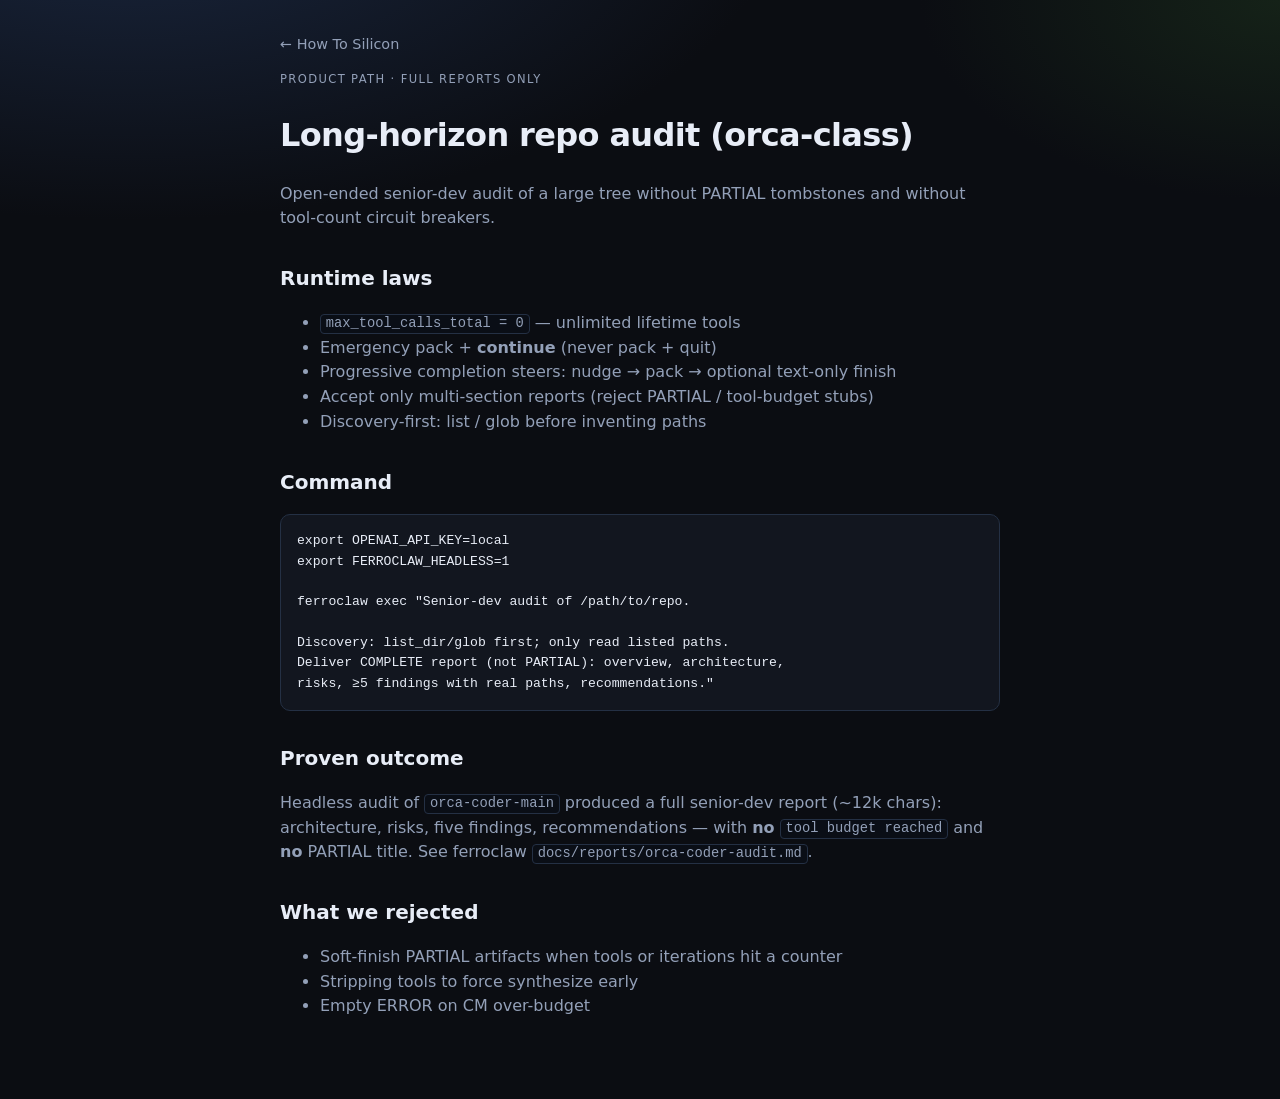
<file: recipes/long-horizon-audit.html>
<!DOCTYPE html>
<html lang="en">
<head>
  <meta charset="utf-8" />
  <meta name="viewport" content="width=device-width, initial-scale=1" />
  <title>Recipe · Long-horizon repo audit — How To Silicon</title>
  <link rel="stylesheet" href="../styles.css" />
</head>
<body>
  <main class="prose">
    <a class="back" href="../index.html">← How To Silicon</a>
    <p class="eyebrow">Product path · full reports only</p>
    <h1>Long-horizon repo audit (orca-class)</h1>
    <p>
      Open-ended senior-dev audit of a large tree without PARTIAL tombstones and
      without tool-count circuit breakers.
    </p>

    <h2>Runtime laws</h2>
    <ul>
      <li><code>max_tool_calls_total = 0</code> — unlimited lifetime tools</li>
      <li>Emergency pack + <strong>continue</strong> (never pack + quit)</li>
      <li>Progressive completion steers: nudge → pack → optional text-only finish</li>
      <li>Accept only multi-section reports (reject PARTIAL / tool-budget stubs)</li>
      <li>Discovery-first: list / glob before inventing paths</li>
    </ul>

    <h2>Command</h2>
    <pre>export OPENAI_API_KEY=local
export FERROCLAW_HEADLESS=1

ferroclaw exec "Senior-dev audit of /path/to/repo.

Discovery: list_dir/glob first; only read listed paths.
Deliver COMPLETE report (not PARTIAL): overview, architecture,
risks, ≥5 findings with real paths, recommendations."</pre>

    <h2>Proven outcome</h2>
    <p>
      Headless audit of <code>orca-coder-main</code> produced a full senior-dev
      report (~12k chars): architecture, risks, five findings, recommendations —
      with <strong>no</strong> <code>tool budget reached</code> and
      <strong>no</strong> PARTIAL title. See ferroclaw
      <code>docs/reports/orca-coder-audit.md</code>.
    </p>

    <h2>What we rejected</h2>
    <ul>
      <li>Soft-finish PARTIAL artifacts when tools or iterations hit a counter</li>
      <li>Stripping tools to force synthesize early</li>
      <li>Empty ERROR on CM over-budget</li>
    </ul>
  </main>
</body>
</html>
</file>
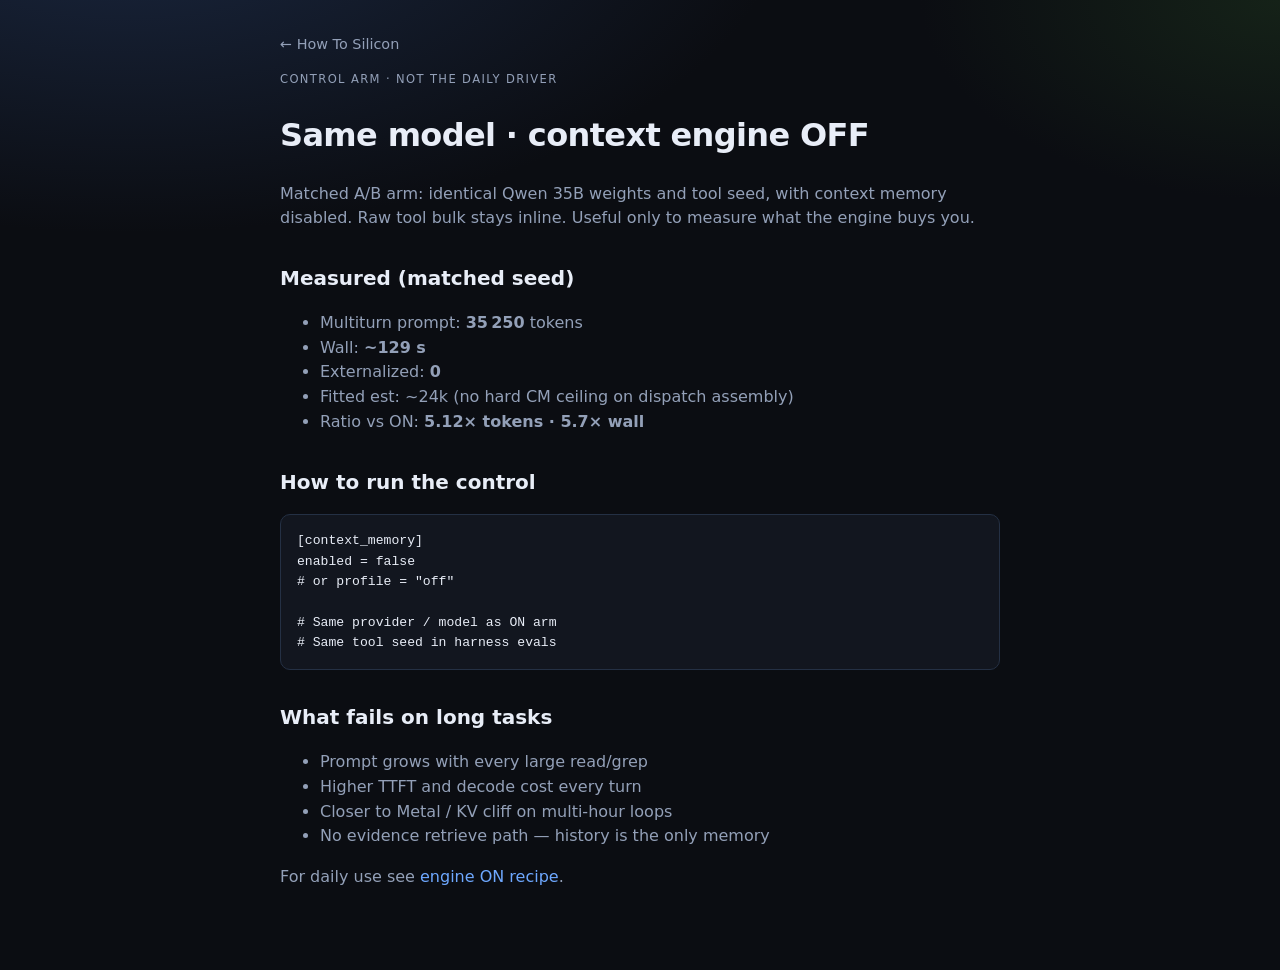
<file: recipes/mac32-qwen35-engine-off.html>
<!DOCTYPE html>
<html lang="en">
<head>
  <meta charset="utf-8" />
  <meta name="viewport" content="width=device-width, initial-scale=1" />
  <title>Recipe · Mac32 Qwen 35B · Context engine OFF — How To Silicon</title>
  <link rel="stylesheet" href="../styles.css" />
</head>
<body>
  <main class="prose">
    <a class="back" href="../index.html">← How To Silicon</a>
    <p class="eyebrow">Control arm · not the daily driver</p>
    <h1>Same model · context engine OFF</h1>
    <p>
      Matched A/B arm: identical Qwen 35B weights and tool seed, with context
      memory disabled. Raw tool bulk stays inline. Useful only to measure what
      the engine buys you.
    </p>

    <h2>Measured (matched seed)</h2>
    <ul>
      <li>Multiturn prompt: <strong>35 250</strong> tokens</li>
      <li>Wall: <strong>~129 s</strong></li>
      <li>Externalized: <strong>0</strong></li>
      <li>Fitted est: ~24k (no hard CM ceiling on dispatch assembly)</li>
      <li>Ratio vs ON: <strong>5.12× tokens · 5.7× wall</strong></li>
    </ul>

    <h2>How to run the control</h2>
    <pre>[context_memory]
enabled = false
# or profile = "off"

# Same provider / model as ON arm
# Same tool seed in harness evals</pre>

    <h2>What fails on long tasks</h2>
    <ul>
      <li>Prompt grows with every large read/grep</li>
      <li>Higher TTFT and decode cost every turn</li>
      <li>Closer to Metal / KV cliff on multi-hour loops</li>
      <li>No evidence retrieve path — history is the only memory</li>
    </ul>

    <p>
      For daily use see
      <a href="mac32-qwen35-engine-on.html">engine ON recipe</a>.
    </p>
  </main>
</body>
</html>
</file>
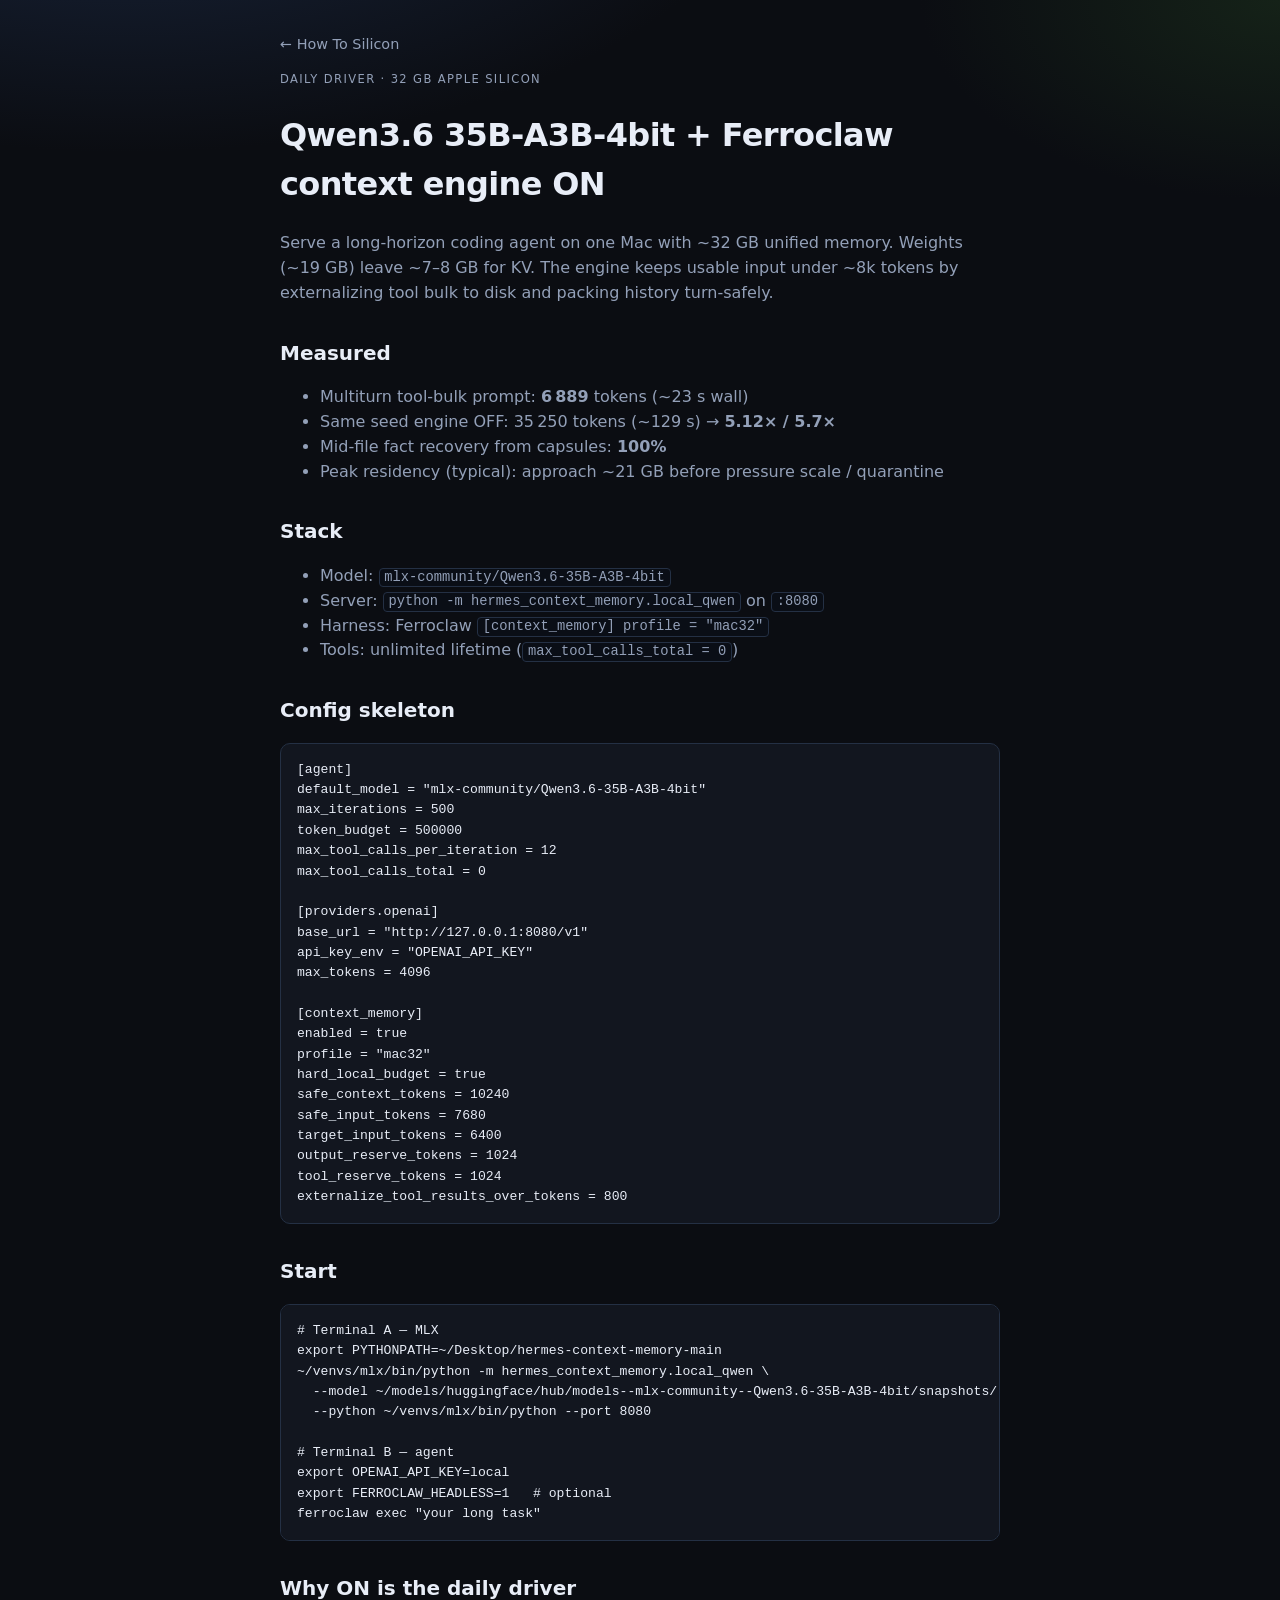
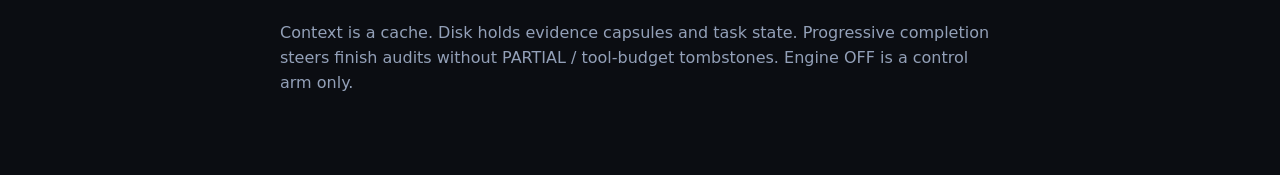
<file: recipes/mac32-qwen35-engine-on.html>
<!DOCTYPE html>
<html lang="en">
<head>
  <meta charset="utf-8" />
  <meta name="viewport" content="width=device-width, initial-scale=1" />
  <title>Recipe · Mac32 Qwen 35B · Context engine ON — How To Silicon</title>
  <link rel="stylesheet" href="../styles.css" />
</head>
<body>
  <main class="prose">
    <a class="back" href="../index.html">← How To Silicon</a>
    <p class="eyebrow">Daily driver · 32 GB Apple Silicon</p>
    <h1>Qwen3.6 35B-A3B-4bit + Ferroclaw context engine ON</h1>
    <p>
      Serve a long-horizon coding agent on one Mac with ~32 GB unified memory.
      Weights (~19 GB) leave ~7–8 GB for KV. The engine keeps usable input under
      ~8k tokens by externalizing tool bulk to disk and packing history turn-safely.
    </p>

    <h2>Measured</h2>
    <ul>
      <li>Multiturn tool-bulk prompt: <strong>6 889</strong> tokens (~23 s wall)</li>
      <li>Same seed engine OFF: 35 250 tokens (~129 s) → <strong>5.12× / 5.7×</strong></li>
      <li>Mid-file fact recovery from capsules: <strong>100%</strong></li>
      <li>Peak residency (typical): approach ~21 GB before pressure scale / quarantine</li>
    </ul>

    <h2>Stack</h2>
    <ul>
      <li>Model: <code>mlx-community/Qwen3.6-35B-A3B-4bit</code></li>
      <li>Server: <code>python -m hermes_context_memory.local_qwen</code> on <code>:8080</code></li>
      <li>Harness: Ferroclaw <code>[context_memory] profile = "mac32"</code></li>
      <li>Tools: unlimited lifetime (<code>max_tool_calls_total = 0</code>)</li>
    </ul>

    <h2>Config skeleton</h2>
    <pre>[agent]
default_model = "mlx-community/Qwen3.6-35B-A3B-4bit"
max_iterations = 500
token_budget = 500000
max_tool_calls_per_iteration = 12
max_tool_calls_total = 0

[providers.openai]
base_url = "http://127.0.0.1:8080/v1"
api_key_env = "OPENAI_API_KEY"
max_tokens = 4096

[context_memory]
enabled = true
profile = "mac32"
hard_local_budget = true
safe_context_tokens = 10240
safe_input_tokens = 7680
target_input_tokens = 6400
output_reserve_tokens = 1024
tool_reserve_tokens = 1024
externalize_tool_results_over_tokens = 800</pre>

    <h2>Start</h2>
    <pre># Terminal A — MLX
export PYTHONPATH=~/Desktop/hermes-context-memory-main
~/venvs/mlx/bin/python -m hermes_context_memory.local_qwen \
  --model ~/models/huggingface/hub/models--mlx-community--Qwen3.6-35B-A3B-4bit/snapshots/... \
  --python ~/venvs/mlx/bin/python --port 8080

# Terminal B — agent
export OPENAI_API_KEY=local
export FERROCLAW_HEADLESS=1   # optional
ferroclaw exec "your long task"</pre>

    <h2>Why ON is the daily driver</h2>
    <p>
      Context is a cache. Disk holds evidence capsules and task state. Progressive
      completion steers finish audits without PARTIAL / tool-budget tombstones.
      Engine OFF is a control arm only.
    </p>
  </main>
</body>
</html>
</file>
<file: styles.css>
:root {
  --bg: #0b0d12;
  --panel: #12161f;
  --panel2: #181e2a;
  --line: #243044;
  --text: #e8edf7;
  --muted: #93a0b8;
  --dim: #6b7890;
  --accent: #6ea8ff;
  --good: #3dd68c;
  --warn: #f5b942;
  --bad: #ff6b7a;
  --on: #3dd68c;
  --off: #ff8f6b;
  --radius: 14px;
  --font: "SF Pro Text", "Segoe UI", system-ui, -apple-system, sans-serif;
  --mono: "SF Mono", ui-monospace, Menlo, monospace;
}

* { box-sizing: border-box; }
html { scroll-behavior: smooth; }
body {
  margin: 0;
  font-family: var(--font);
  background: radial-gradient(1200px 600px at 10% -10%, #1a2740 0%, transparent 55%),
              radial-gradient(900px 500px at 100% 0%, #152218 0%, transparent 40%),
              var(--bg);
  color: var(--text);
  line-height: 1.55;
  min-height: 100vh;
}

a { color: var(--accent); text-decoration: none; }
a:hover { text-decoration: underline; }

.top {
  position: sticky;
  top: 0;
  z-index: 20;
  display: flex;
  align-items: center;
  justify-content: space-between;
  gap: 1rem;
  padding: 0.85rem 1.5rem;
  background: rgba(11, 13, 18, 0.85);
  backdrop-filter: blur(12px);
  border-bottom: 1px solid var(--line);
}
.brand { display: flex; align-items: center; gap: 0.75rem; }
.brand .mark {
  width: 2rem; height: 2rem;
  display: grid; place-items: center;
  border-radius: 8px;
  background: linear-gradient(135deg, #3d6dff, #2ecf8f);
  color: #061018;
  font-weight: 800;
}
.brand strong { display: block; letter-spacing: 0.02em; }
.brand .tag { color: var(--dim); font-size: 0.78rem; }
nav { display: flex; flex-wrap: wrap; gap: 0.9rem; }
nav a { color: var(--muted); font-size: 0.92rem; }
nav a:hover { color: var(--text); }

main { max-width: 1100px; margin: 0 auto; padding: 1.5rem 1.25rem 4rem; }

.hero { padding: 1.5rem 0 2rem; }
.eyebrow {
  text-transform: uppercase;
  letter-spacing: 0.12em;
  font-size: 0.72rem;
  color: var(--dim);
  margin: 0 0 0.6rem;
}
.hero h1 {
  font-size: clamp(1.8rem, 4vw, 2.7rem);
  line-height: 1.15;
  margin: 0 0 0.75rem;
  letter-spacing: -0.02em;
}
.lede { color: var(--muted); font-size: 1.08rem; max-width: 46rem; }
.hero-stats {
  display: grid;
  grid-template-columns: repeat(4, 1fr);
  gap: 0.75rem;
  margin-top: 1.5rem;
}
.stat {
  background: var(--panel);
  border: 1px solid var(--line);
  border-radius: var(--radius);
  padding: 0.9rem 1rem;
}
.stat .k { display: block; color: var(--dim); font-size: 0.75rem; text-transform: uppercase; letter-spacing: 0.06em; }
.stat .v { display: block; font-size: 1.55rem; font-weight: 700; margin: 0.2rem 0; }
.stat .s { color: var(--muted); font-size: 0.82rem; }

.panel { margin: 2.5rem 0; }
.panel h2 { margin: 0 0 0.35rem; font-size: 1.45rem; letter-spacing: -0.01em; }
.sub { color: var(--muted); margin: 0 0 1.1rem; }

.cards { display: grid; gap: 0.9rem; }
.cards.three { grid-template-columns: repeat(3, 1fr); }
.card {
  background: var(--panel);
  border: 1px solid var(--line);
  border-radius: var(--radius);
  padding: 1.1rem 1.15rem;
}
.card h3 { margin: 0 0 0.75rem; font-size: 1.05rem; }
.kv { list-style: none; padding: 0; margin: 0; }
.kv li {
  display: flex;
  justify-content: space-between;
  gap: 0.75rem;
  padding: 0.35rem 0;
  border-bottom: 1px solid rgba(36, 48, 68, 0.7);
  font-size: 0.9rem;
}
.kv span { color: var(--muted); }
.note { color: var(--dim); font-size: 0.84rem; margin: 0.8rem 0 0; }
code {
  font-family: var(--mono);
  font-size: 0.86em;
  background: #0a0e16;
  padding: 0.1em 0.35em;
  border-radius: 4px;
  border: 1px solid var(--line);
}

.picks { display: grid; gap: 1rem; }
.pick {
  display: block;
  background: linear-gradient(180deg, var(--panel2), var(--panel));
  border: 1px solid var(--line);
  border-radius: calc(var(--radius) + 2px);
  padding: 1.2rem 1.25rem 1.1rem;
  color: inherit;
  text-decoration: none;
  transition: border-color 0.15s, transform 0.15s;
}
.pick:hover {
  border-color: #3d5a8a;
  transform: translateY(-1px);
  text-decoration: none;
}
.pick.featured { border-color: #2a5a45; box-shadow: 0 0 0 1px rgba(61, 214, 140, 0.12); }
.pick-top { display: flex; justify-content: space-between; gap: 0.75rem; align-items: center; margin-bottom: 0.55rem; }
.badge {
  font-size: 0.72rem;
  text-transform: uppercase;
  letter-spacing: 0.08em;
  padding: 0.25rem 0.5rem;
  border-radius: 999px;
  background: #243044;
  color: var(--muted);
}
.badge.good { background: rgba(61, 214, 140, 0.15); color: var(--good); }
.badge.warn { background: rgba(245, 185, 66, 0.15); color: var(--warn); }
.mem { color: var(--dim); font-size: 0.82rem; font-family: var(--mono); }
.pick h3 { margin: 0 0 0.45rem; font-size: 1.2rem; }
.pick p { margin: 0; color: var(--muted); }
.pick-meta {
  display: flex;
  flex-wrap: wrap;
  gap: 0.5rem;
  margin: 0.9rem 0 0.55rem;
}
.pick-meta span {
  font-size: 0.78rem;
  padding: 0.2rem 0.55rem;
  border-radius: 999px;
  border: 1px solid var(--line);
  color: var(--muted);
}
.via { display: block; color: var(--dim); font-size: 0.8rem; font-family: var(--mono); }

.table-wrap {
  overflow-x: auto;
  border: 1px solid var(--line);
  border-radius: var(--radius);
  background: var(--panel);
}
table { width: 100%; border-collapse: collapse; font-size: 0.92rem; }
th, td { padding: 0.75rem 0.9rem; text-align: left; border-bottom: 1px solid var(--line); }
th { color: var(--dim); font-weight: 600; font-size: 0.78rem; text-transform: uppercase; letter-spacing: 0.05em; }
tr:last-child td { border-bottom: 0; }
tr.on { background: rgba(61, 214, 140, 0.04); }
tr.off { background: rgba(255, 143, 107, 0.04); }
.pill {
  display: inline-block;
  padding: 0.12rem 0.45rem;
  border-radius: 999px;
  font-size: 0.75rem;
  font-weight: 700;
}
.pill.on { background: rgba(61, 214, 140, 0.18); color: var(--good); }
.pill.off { background: rgba(255, 143, 107, 0.18); color: var(--off); }

.callout {
  margin: 1rem 0;
  padding: 0.9rem 1rem;
  border-left: 3px solid var(--accent);
  background: var(--panel);
  border-radius: 0 var(--radius) var(--radius) 0;
  color: var(--muted);
}
.callout strong { color: var(--text); }

.bars { display: grid; gap: 0.55rem; margin-top: 1rem; }
.bar-row {
  display: grid;
  grid-template-columns: 6.5rem 1fr 3.5rem;
  gap: 0.65rem;
  align-items: center;
  font-size: 0.85rem;
  color: var(--muted);
}
.bar {
  height: 10px;
  background: #1a2230;
  border-radius: 999px;
  overflow: hidden;
}
.bar i {
  display: block;
  height: 100%;
  background: linear-gradient(90deg, #2ecf8f, #6ea8ff);
  border-radius: 999px;
}
.bar.off i { background: linear-gradient(90deg, #ff8f6b, #ff6b7a); width: 100%; }

.bench-list { display: grid; gap: 0.75rem; }
.bench {
  display: grid;
  grid-template-columns: minmax(200px, 280px) 1fr;
  gap: 1rem;
  padding: 1rem 1.1rem;
  background: var(--panel);
  border: 1px solid var(--line);
  border-radius: var(--radius);
}
.nums {
  display: grid;
  grid-template-columns: repeat(3, 1fr);
  gap: 0.4rem;
}
.nums div {
  background: var(--panel2);
  border-radius: 10px;
  padding: 0.55rem 0.4rem;
  text-align: center;
}
.nums strong { display: block; font-size: 1.05rem; }
.nums span { color: var(--dim); font-size: 0.7rem; text-transform: uppercase; letter-spacing: 0.04em; }
.bench h3 { margin: 0 0 0.3rem; font-size: 1rem; }
.bench p { margin: 0 0 0.55rem; color: var(--muted); font-size: 0.9rem; }
.chip {
  display: inline-block;
  margin: 0 0.3rem 0.25rem 0;
  padding: 0.15rem 0.45rem;
  border-radius: 999px;
  border: 1px solid var(--line);
  color: var(--dim);
  font-size: 0.75rem;
}

.recipe-index {
  list-style: none;
  padding: 0;
  margin: 0;
  display: grid;
  gap: 0.45rem;
}
.recipe-index a {
  display: block;
  padding: 0.75rem 1rem;
  background: var(--panel);
  border: 1px solid var(--line);
  border-radius: 10px;
  color: var(--text);
}
.recipe-index a:hover { border-color: #3d5a8a; text-decoration: none; }

.thesis blockquote {
  margin: 0;
  padding: 1.1rem 1.25rem;
  background: var(--panel);
  border: 1px solid var(--line);
  border-radius: var(--radius);
  color: var(--text);
  font-size: 1.05rem;
  line-height: 1.6;
}

footer {
  max-width: 1100px;
  margin: 0 auto;
  padding: 1.5rem 1.25rem 2.5rem;
  color: var(--dim);
  font-size: 0.85rem;
  border-top: 1px solid var(--line);
}

/* Recipe / blog pages */
.prose {
  max-width: 760px;
  margin: 0 auto;
  padding: 2rem 1.25rem 4rem;
}
.prose h1 { font-size: 2rem; letter-spacing: -0.02em; }
.prose h2 { margin-top: 2rem; font-size: 1.25rem; }
.prose p, .prose li { color: var(--muted); }
.prose pre {
  background: var(--panel);
  border: 1px solid var(--line);
  border-radius: 10px;
  padding: 1rem;
  overflow-x: auto;
  font-family: var(--mono);
  font-size: 0.82rem;
  color: var(--text);
}
.back {
  display: inline-block;
  margin-bottom: 1rem;
  color: var(--muted);
  font-size: 0.9rem;
}

@media (max-width: 900px) {
  .hero-stats { grid-template-columns: 1fr 1fr; }
  .cards.three { grid-template-columns: 1fr; }
  .bench { grid-template-columns: 1fr; }
  nav { display: none; }
}
</file>
